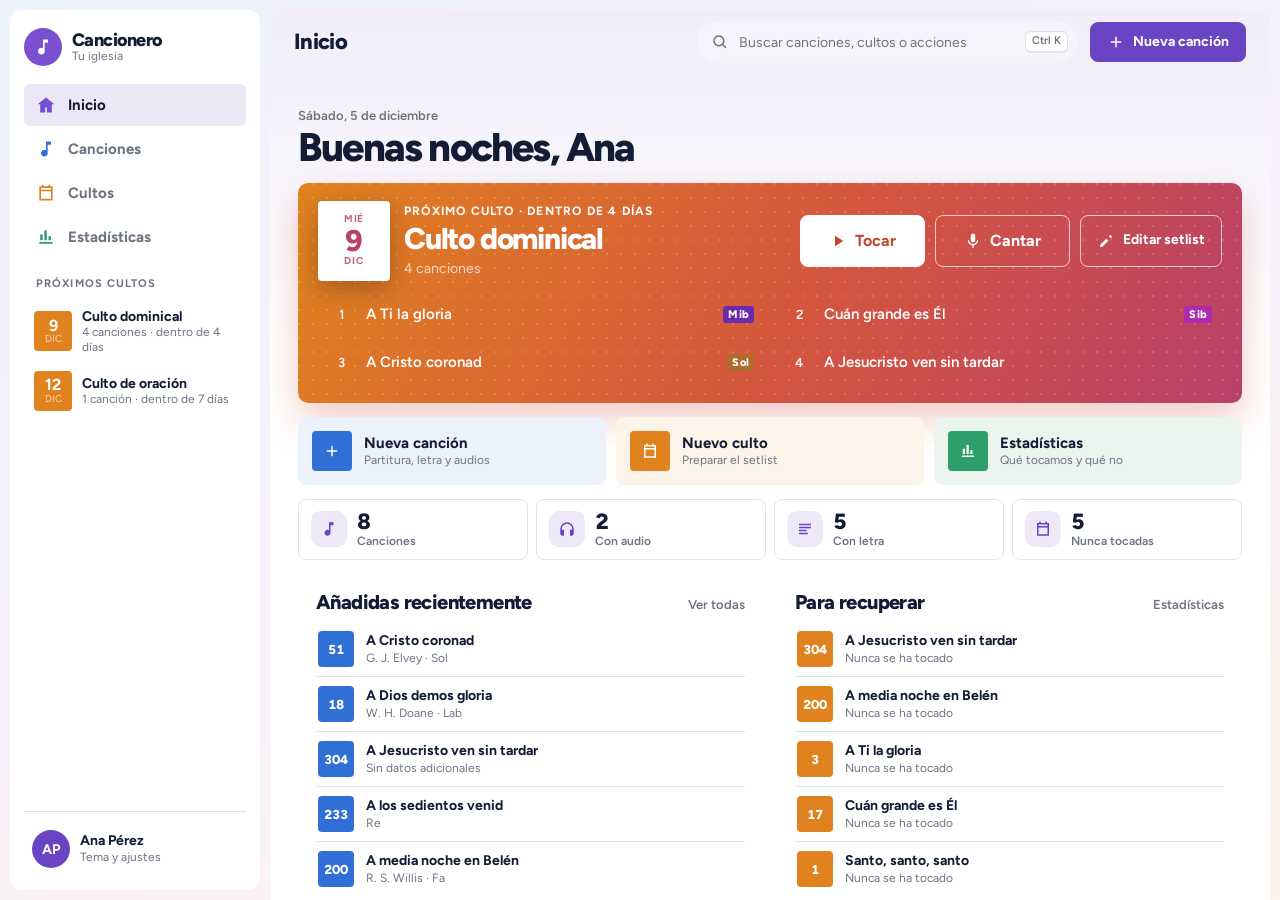
<file: banco-pruebas/index.html>
<!doctype html>
<html lang="es">
<head>
<meta charset="utf-8">
<meta name="viewport" content="width=device-width, initial-scale=1">
<title>Banco de pruebas · Cancionero</title>
<link rel="stylesheet" href="../pieb-cancionero/assets/cancionero.css?v=130">
<style>body { margin: 0; font-family: sans-serif; background: #f8f5f0; }</style>
</head>
<body>
<div id="pieb-cancionero" class="pcan is-app" data-pcan-theme="claro"></div>
<script>
// Datos simulados: imitan las respuestas de /wp-json/pieb/v1/.
(function () {
  var params = new URLSearchParams(location.search);
  var tema = params.get('tema') || 'colores';
  // ?idioma=en_US prueba otro idioma (con su diccionario de banco-pruebas/i18n/); ?notacion=americana|latina fuerza la notación.
  // Sin parámetros se usa lo elegido en el menú (el banco lo recuerda en esta pestaña, como WordPress en la cuenta).
  var prefs = {};
  try { prefs = JSON.parse(sessionStorage.getItem('banco-prefs') || '{}') || {}; } catch (e) { prefs = {}; }
  var pedido = params.get('idioma') || prefs.idioma || '';
  var idiomaElegido = /^[a-z]{2,3}(_[A-Z]{2})?$/.test(pedido) ? pedido : '';
  var locale = idiomaElegido || 'es_ES';
  var notacionPedida = params.get('notacion') || prefs.notacion || '';
  var notacionElegida = ['latina', 'americana'].indexOf(notacionPedida) !== -1 ? notacionPedida : '';
  if (idiomaElegido && idiomaElegido.indexOf('es') !== 0) {
    document.write('<script src="i18n/' + idiomaElegido + '.js"><\/script>');
  }
  document.getElementById('pieb-cancionero').setAttribute('data-pcan-theme', tema);
  // ?rol=equipo simula a un usuario normal (ni gestiona ni prepara la escaleta); ?rol=escaleta, a un responsable de escaleta
  // (sin gestionar); sin parámetro, a un administrador del cancionero (todo).
  var rol = params.get('rol') || '';
  var puedeGestionar = rol !== 'equipo' && rol !== 'escaleta';
  var puedeEscaleta = rol !== 'equipo';
  // Iglesias: por defecto una sola, como una instalación normal. ?iglesias=2 simula dos (el usuario es admin de la primera y, como
  // administrador central, ve la segunda como ajena). La activa y las iglesias creadas desde Ajustes se recuerdan en esta pestaña
  // (sessionStorage) para que sobrevivan al location.reload() que hace la interfaz.
  var iglesiasBanco = [{ id: 1, nombre: 'Tu iglesia', rol: 'admin' }];
  var iglesiaActiva = 1;
  if (params.get('iglesias') === '2') {
    iglesiasBanco = [{ id: 1, nombre: 'Iglesia del Centro', rol: 'admin' }, { id: 2, nombre: 'Iglesia del Norte', rol: '', ajena: true }];
  }
  // Lo guardado manda (también con ?iglesias=2: la interfaz recarga la página con la misma dirección al cambiar de iglesia).
  try { var guardadasIg = JSON.parse(sessionStorage.getItem('banco-iglesias') || 'null'); if (guardadasIg && guardadasIg.length >= iglesiasBanco.length) { iglesiasBanco = guardadasIg; } } catch (e) {}
  try { var activaIg = +sessionStorage.getItem('banco-iglesia'); if (activaIg && iglesiasBanco.some(function (i) { return i.id === activaIg; })) { iglesiaActiva = activaIg; } } catch (e) {}
  // La iglesia 1 es la de por defecto (no se puede archivar ni borrar).
  iglesiasBanco.forEach(function (i) { i.defecto = i.id === 1; });
  // Iglesias archivadas (solo las ve la administración central). Con ?iglesias=2 parten dos de ejemplo: una vacía (se puede eliminar del todo)
  // y otra con contenido (la retiene). Se recuerdan en esta pestaña igual que las demás.
  var archivadasBanco = params.get('iglesias') === '2' ? [
    { id: 3, nombre: 'Iglesia del Sur', cultos: 0, etiquetas: 0, audios: 0, datos: 0, vacia: true },
    { id: 4, nombre: 'Misión del Este', cultos: 2, etiquetas: 1, audios: 0, datos: 3, vacia: false }
  ] : [];
  try { var guardadasArch = JSON.parse(sessionStorage.getItem('banco-archivadas') || 'null'); if (guardadasArch) { archivadasBanco = guardadasArch; } } catch (e) {}
  function guardarIglesiasBanco() { try { sessionStorage.setItem('banco-iglesias', JSON.stringify(iglesiasBanco)); sessionStorage.setItem('banco-archivadas', JSON.stringify(archivadasBanco)); } catch (e) {} }
  // Canciones compartidas: con ?iglesias=2 hay más de una iglesia (`protegida`). Por defecto el usuario es administrador central (todo
  // permitido); con &central=0 es una persona del equipo que no creó la canción «A Cristo coronad» (id 437): parte de lo que tiene
  // es de «Marta» (`mio: false`) y varios datos, el orden y el borrado le están vedados. El resto de canciones son suyas.
  var protegidaBanco = params.get('iglesias') === '2';
  var centralBanco = params.get('central') !== '0';
  // Con &central=0 la persona es administradora de la iglesia 1 y del equipo en las demás (todas suyas, ninguna «ajena»): gestiona
  // solo la 1. Con ?rol=equipo no gestiona en ninguna.
  if (protegidaBanco && !centralBanco) {
    iglesiasBanco = iglesiasBanco.map(function (i) { return Object.assign({}, i, { ajena: false, rol: i.id === 1 ? 'admin' : 'equipo' }); });
    var rolActivo = iglesiasBanco.filter(function (i) { return i.id === iglesiaActiva; })[0].rol;
    puedeGestionar = puedeGestionar && rolActivo === 'admin';
    puedeEscaleta = puedeEscaleta && rolActivo === 'admin';
  }
  function restringidaBanco(c) { return protegidaBanco && !centralBanco && c.id === 437; }
  function datosIglesias() { return Object.assign({ activa: iglesiaActiva, central: centralBanco, iglesias: iglesiasBanco }, centralBanco ? { archivadas: archivadasBanco } : {}); }
  function nombreActiva() { return iglesiasBanco.filter(function (i) { return i.id === iglesiaActiva; })[0].nombre; }
  window.PIEB_CANCIONERO = {
    api: '/api/', nonce: 'x', userId: 1, userName: 'Ana Pérez', userEmail: 'ana@example.com', gestionar: puedeGestionar, escaleta: puedeEscaleta,
    logoutUrl: '#', homeUrl: '#', sitio: 'Tu iglesia', nombre: 'Cancionero', maxUpload: 33554432, maxPartitura: 4194304, maxAudio: 10485760, maxEditable: 10485760, trozo: 1048576, admin: puedeGestionar, version: "1.3.0", tema: tema,
    idioma: locale.replace('_', '-'), idiomas: { es_ES: 'Español', en_US: 'English' }, idiomaElegido: idiomaElegido,
    notacion: notacionElegida || 'latina', notacionElegida: notacionElegida,
    iglesia: { id: iglesiaActiva, nombre: nombreActiva() }, iglesias: iglesiasBanco.slice(), central: centralBanco, multi: params.get('iglesias') === '2' || iglesiasBanco.length > 1,
    temas: idiomaElegido === 'en_US'
      ? { colores: 'Colors', pentagrama: 'Staff', sitio: 'Like the site', pulso: 'Pulse', claro: 'Studio', escenario: 'Stage', papel: 'Score' }
      : { colores: 'Colores', pentagrama: 'Pentagrama', sitio: 'Como la web', pulso: 'Pulso', claro: 'Estudio', escenario: 'Escenario', papel: 'Partitura' }
  };
  var hoy = new Date();
  function iso(d) { return d.toISOString().slice(0, 10); }
  function dias(n) { var d = new Date(hoy); d.setDate(d.getDate() + n); return iso(d); }
  // Tonalidad por partitura (como el servidor): '' = la habitual de la canción; la efectiva es la suya o, si no, la de la canción.
  function claveTono(t) { return String(t || '').trim().toLowerCase(); }
  function efectivaMock(p, c) { return String(p.tonalidad || '').trim() || String(c.tonalidad || '').trim(); }
  function partiturasMock(c) {
    return c.pmock || [{ id: 1, label: 'Himnario', tonalidad: '', archivo: 'partitura.png' }, { id: 2, label: 'Coro', tonalidad: '', archivo: 'coro.png' }];
  }
  // Recalcula `variantes` y `tonalidades` del resumen: las tonalidades efectivas distintas, la habitual primero si alguna partitura está en ella.
  function recalcularMock(c) {
    var ps = c.pmock || [], vistas = {}, lista = [];
    c.variantes = ps.length > 1 ? ps.map(function (p) { return { id: p.id, label: p.label, tonalidad: p.tonalidad || '' }; }) : [];
    ps.forEach(function (p) {
      var t = efectivaMock(p, c), k = claveTono(t);
      if (k && !vistas[k]) { vistas[k] = true; lista.push(t); }
    });
    lista.sort(function (a, b) { return (claveTono(b) === claveTono(c.tonalidad) ? 1 : 0) - (claveTono(a) === claveTono(c.tonalidad) ? 1 : 0); });
    c.tonalidades = lista;
  }
  var canciones = [
    [437, 'A Cristo coronad', '51', 'Sol', 'G. J. Elvey', ['Alabanza'], 'A Cristo coronad, divino Salvador\nsentado en alta majestad\ndigno de loor'],
    [436, 'A Dios demos gloria', '18', 'Lab', 'W. H. Doane', ['Alabanza'], ''],
    [435, 'A Jesucristo ven sin tardar', '304', '', '', ['Invitación'], ''],
    [434, 'A los sedientos venid', '233', 'Re', '', [], ''],
    [433, 'A media noche en Belén', '200', 'Fa', 'R. S. Willis', ['Navidad'], 'A medianoche en Belén\nse oyó un canto celestial'],
    [432, 'A Ti la gloria', '3', 'Mib', 'G. F. Händel', ['Alabanza', 'Pascua'], 'A Ti la gloria, oh nuestro Señor'],
    [440, 'Cuán grande es Él', '17', 'Sib', 'C. Boberg', ['Adoración'], 'Señor mi Dios, al contemplar los cielos'],
    [441, 'Santo, santo, santo', '1', 'Re', 'J. B. Dykes', ['Adoración', 'Trinidad'], 'Santo, santo, santo, Señor omnipotente']
  ].map(function (x, i) {
    // Letra con formato de ejemplo (inventada): sección, estribillo y negrita.
    var letraHtml = x[0] === 440 ? '<h4>Verso 1</h4><p>Canto al sol que se levanta</p><p>sobre el valle y el trigal</p><p></p><h4>Coro</h4><blockquote><p>Luz, luz de la <strong>mañana</strong></p><p>brilla <em>siempre</em> en mi lugar</p></blockquote>' : '';
    // Letra larga (más de una pantalla) para probar el scroll de «Cantar el culto»: versos inventados.
    if (x[0] === 437) { for (var v = 1; v <= 6; v++) { x[6] += '\n\nVerso ' + v + '\nEl río canta bajo el puente viejo\ny el viento peina el campo de cebada\nlas campanas despiertan el camino\ny la aldea se llena de mañana'; } }
    if (letraHtml) { x[6] = 'Verso 1\nCanto al sol que se levanta\nsobre el valle y el trigal\n\nCoro\nLuz, luz de la mañana\nbrilla siempre en mi lugar'; }
    return { letraHtml: letraHtml, id: x[0], titulo: x[1], numero: x[2], tonalidad: x[3], tempo: { 432: '72', 437: '120', 436: '88', 441: '60' }[x[0]] || '', autor: x[4], etiquetas: x[5], letra: x[6], variantes: x[1] === 'A Cristo coronad' ? [{ id: 1, label: 'Himnario' }, { id: 2, label: 'Coro' }] : [], partituras: 1, tonalidades: [],
      youtube: i % 3 === 0 ? 1 : 0, audios: i % 4 === 0 ? 1 : 0, editables: i % 3 === 0 ? (i ? 1 : 2) : 0, creada: dias(-i * 3) + 'T10:00:00Z', modificada: dias(-i) + 'T10:00:00Z' };
  });
  // «A Cristo coronad»: tres partituras, dos en la habitual (Sol) y una en Fa.
  canciones.forEach(function (c) {
    if (c.id === 437) {
      c.pmock = [{ id: 1, label: 'Himnario', tonalidad: '', archivo: 'partitura.png' }, { id: 2, label: 'Coro', tonalidad: '', archivo: 'coro.png' }, { id: 3, label: 'En Fa', tonalidad: 'Fa', archivo: 'a-cristo-en-fa.png' }];
      // Con &central=0 las dos primeras las añadió «Marta».
      if (protegidaBanco && !centralBanco) { c.pmock[0].ajena = 'Marta'; c.pmock[1].ajena = 'Marta'; }
      recalcularMock(c);
    }
    else if (c.tonalidad) { c.tonalidades = [c.tonalidad]; }
  });
  // Fase 4b: etiquetas por iglesia y universales (con ?iglesias=2). Las de la iglesia 1 viven en `c.etiquetas`; las de las demás en
  // `etPropias[iglesia][idCancion]`; las universales en `universalesBanco` y `univDe[idCancion]`. Con una sola iglesia no hay universales.
  var etPropias = {}, universalesBanco = [], univDe = {};
  var COLORES_UNIV = ['#c2407a', '#2f6fd6', '#2e9e6b', '#d4890f'];
  function igualEt(a, b) { return String(a).toLowerCase() === String(b).toLowerCase(); }
  function tieneEt(lista, n) { return lista.some(function (x) { return igualEt(x, n); }); }
  function esUnivBanco(n) { return universalesBanco.some(function (u) { return igualEt(u.nombre, n); }); }
  function propiasEt(c, ig) {
    if (ig === 1 || !protegidaBanco) { return c.etiquetas; }
    var m = etPropias[ig] = etPropias[ig] || {};
    return m[c.id] = m[c.id] || [];
  }
  function ponerPropiasEt(c, ig, lista) {
    if (ig === 1 || !protegidaBanco) { c.etiquetas = lista; } else { (etPropias[ig] = etPropias[ig] || {})[c.id] = lista; }
  }
  /** Lo que ve la iglesia activa: sus etiquetas y las universales de la canción. */
  function etiquetasVistas(c) { return propiasEt(c, igActual).concat(univDe[c.id] || []); }
  /** Convierte en universal la etiqueta de ese nombre, fusionando las de las iglesias (como el servidor). */
  function hacerUniversalBanco(nombre) {
    if (esUnivBanco(nombre)) { return; }
    universalesBanco.push({ nombre: nombre, color: COLORES_UNIV[universalesBanco.length % COLORES_UNIV.length] });
    canciones.forEach(function (c) {
      iglesiasBanco.forEach(function (i) {
        var l = propiasEt(c, i.id);
        if (!tieneEt(l, nombre)) { return; }
        ponerPropiasEt(c, i.id, l.filter(function (e) { return !igualEt(e, nombre); }));
        univDe[c.id] = univDe[c.id] || [];
        if (!tieneEt(univDe[c.id], nombre)) { univDe[c.id].push(nombre); }
      });
    });
  }
  /** La universal vuelve a ser solo de la iglesia activa. */
  function deshacerUniversalBanco(nombre) {
    universalesBanco = universalesBanco.filter(function (u) { return !igualEt(u.nombre, nombre); });
    canciones.forEach(function (c) {
      var u = univDe[c.id] || [];
      if (!tieneEt(u, nombre)) { return; }
      univDe[c.id] = u.filter(function (e) { return !igualEt(e, nombre); });
      var l = propiasEt(c, igActual);
      if (!tieneEt(l, nombre)) { ponerPropiasEt(c, igActual, l.concat([nombre])); }
    });
  }
  if (protegidaBanco) {
    universalesBanco = [{ nombre: 'Navidad', color: COLORES_UNIV[0] }];
    univDe = { 433: ['Navidad'], 440: ['Navidad'] };
    canciones.forEach(function (c) { c.etiquetas = c.etiquetas.filter(function (e) { return e !== 'Navidad'; }); });
    // La iglesia 2 tiene las suyas, alguna con el mismo nombre que las de la 1 («Alabanza», «Pascua»).
    etPropias[2] = { 437: ['Alabanza'], 436: ['Adoración', 'Coro de jóvenes'], 441: ['Trinidad'], 432: ['Pascua'] };
  }
  var cultos = [
    { id: 900, titulo: 'Culto dominical', fecha: dias(4), tipo: 'Culto dominical', notas: 'Predica: pastor', items: [{ cancion: 432, tonalidad: 'Mib', nota: 'Solo estrofas 1 y 3' }, { cancion: 440, tonalidad: '', nota: '' }, { cancion: 437, tonalidad: '', nota: '' }, { cancion: 435, tonalidad: '', nota: '' }], creadoPor: 'Ana', puedeBorrar: true },
    { id: 901, titulo: 'Culto de oración', fecha: dias(7), tipo: 'Culto de oración', notas: '', items: [{ cancion: 441, tonalidad: '', nota: '' }], creadoPor: 'Ana', puedeBorrar: true },
    { id: 902, titulo: 'Culto dominical', fecha: dias(-3), tipo: 'Culto dominical', notas: '', items: [{ cancion: 437, tonalidad: 'Lab', nota: 'Tonalidad antigua escrita a mano' }, { cancion: 436, tonalidad: '', nota: '' }], creadoPor: 'Ana', puedeBorrar: true },
    { id: 903, titulo: 'Culto dominical', fecha: dias(-120), tipo: 'Culto dominical', notas: '', items: [{ cancion: 434, tonalidad: '', nota: '' }], creadoPor: 'Ana', puedeBorrar: true }
  ];
  // Cada culto es de una iglesia, puede ser privado (solo lo ve su autor) y `mio` dice si lo creó quien pregunta.
  cultos.forEach(function (c) { c.iglesia = 1; c.privado = false; c.mio = true; });
  if (params.get('iglesias') === '2') {
    cultos[1].iglesia = 2; cultos[3].iglesia = 2;
    cultos.push({ id: 904, titulo: 'Ensayo privado', fecha: dias(2), tipo: 'Ensayo', notas: 'Borrador del setlist', items: [{ cancion: 432, tonalidad: '', nota: '' }, { cancion: 441, tonalidad: '', nota: '' }], creadoPor: 'Ana', puedeBorrar: true, iglesia: 1, privado: true, mio: true });
    cultos.push({ id: 905, titulo: 'Culto privado de otra persona', fecha: dias(5), tipo: 'Culto especial', notas: '', items: [{ cancion: 436, tonalidad: '', nota: '' }], creadoPor: 'Sara', puedeBorrar: false, iglesia: 1, privado: true, mio: false });
    cultos.push({ id: 906, titulo: 'Culto del norte', fecha: dias(6), tipo: 'Culto dominical', notas: '', items: [{ cancion: 437, tonalidad: '', nota: '' }], creadoPor: 'Luis', puedeBorrar: false, iglesia: 2, privado: false, mio: false });
  }
  // Papelera de cultos (fase 5c): cada culto borrado guarda quién y cuándo. Se ve el de la iglesia activa si es privado y mío, o si no es
  // privado y quien pregunta gestiona la iglesia (el central NO ve los privados ajenos).
  function haceDias(n) { return new Date(Date.now() - n * 86400000).toISOString(); }
  var cultosPapelera = [
    { id: 920, titulo: 'Culto de Navidad', fecha: dias(-100), tipo: 'Culto especial', items: [{ cancion: 432 }, { cancion: 440 }, { cancion: 437 }], iglesia: 1, privado: false, mio: false, borradoEl: haceDias(3), borradoPor: 'Luis' },
    { id: 921, titulo: 'Ensayo de prueba', fecha: dias(-20), tipo: 'Ensayo', items: [{ cancion: 441 }], iglesia: 1, privado: true, mio: true, borradoEl: haceDias(20), borradoPor: 'Ana' },
    { id: 922, titulo: 'Borrador privado de otra persona', fecha: dias(-9), tipo: 'Ensayo', items: [], iglesia: 1, privado: true, mio: false, borradoEl: haceDias(2), borradoPor: 'Sara' },
    { id: 923, titulo: 'Culto del norte antiguo', fecha: dias(-60), tipo: 'Culto dominical', items: [{ cancion: 437 }, { cancion: 436 }], iglesia: 2, privado: false, mio: false, borradoEl: haceDias(8), borradoPor: '' }
  ];
  var PAPELERA_DIAS = 30;
  function papeleraVisible(c, opts) { return c.iglesia === iglesiaDePeticion(opts) && (c.privado ? c.mio : puedeGestionar); }
  function papeleraFila(c) {
    var pasados = Math.floor((Date.now() - new Date(c.borradoEl).getTime()) / 86400000);
    return { id: c.id, titulo: c.titulo, fecha: c.fecha, tipo: c.tipo, canciones: (c.items || []).length, privado: c.privado, mio: c.mio,
      borradoEl: c.borradoEl, borradoPor: c.borradoPor, caduca: PAPELERA_DIAS ? new Date(new Date(c.borradoEl).getTime() + PAPELERA_DIAS * 86400000).toISOString() : '',
      diasRestantes: PAPELERA_DIAS ? Math.max(0, PAPELERA_DIAS - pasados) : null };
  }
  // Lo que ve quien pregunta: los de la iglesia activa (la cabecera X-PCAN-Iglesia o la guardada) que no sean privados de otra persona.
  function iglesiaDePeticion(opts) {
    var cab = opts && opts.headers && opts.headers['X-PCAN-Iglesia'];
    return cab ? +cab : iglesiaActiva;
  }
  function cultoVisible(c, opts) { return c && c.iglesia === iglesiaDePeticion(opts) && (!c.privado || c.mio); }
  // Fase 4a: tonalidad habitual, partitura principal y notas son de cada iglesia (en memoria). `canciones[].tonalidad` guarda la ORIGINAL.
  // Con ?iglesias=2 la iglesia 2 parte con «A Cristo coronad» en Fa; las demás, con la original. `igActual` es la iglesia de la petición en curso.
  var datosIgBanco = {}, igActual = iglesiaActiva;
  function dIg(ig, id) { var a = datosIgBanco[ig] = datosIgBanco[ig] || {}; return a[id] = a[id] || { tonalidad: '', principal: 0, notas: null }; }
  if (protegidaBanco) { dIg(2, 437).tonalidad = 'Fa'; }
  function habitualDe(c) { return dIg(igActual, c.id).tonalidad || c.tonalidad; }
  function nombreIglesiaId(id) { var f = iglesiasBanco.filter(function (i) { return i.id === id; })[0]; return f ? f.nombre : iglesiasBanco[0].nombre; }
  // Audios de «A Cristo coronad» con varias iglesias: uno de cada iglesia (cada una ve el suyo y los universales). El resto de canciones, como siempre.
  var audios437 = [
    { id: 2, nombre: 'Ensayo voces', descripcion: 'Jueves', url: '#', archivo: 'ensayo.mp3', duracion: '3:12', iglesia: 1, universal: false },
    { id: 5, nombre: 'Ensayo del Norte', descripcion: 'Sábado', url: '#', archivo: 'ensayo-norte.mp3', duracion: '2:48', iglesia: 2, universal: false }
  ];
  function audiosVisibles(c) {
    if (c.id === 437 && protegidaBanco) { return audios437.filter(function (a) { return a.universal || a.iglesia === igActual; }); }
    return c.audios ? [{ id: 2, nombre: 'Ensayo voces', descripcion: 'Jueves', url: '#', archivo: 'ensayo.mp3', duracion: '3:12', iglesia: 1, universal: false }] : [];
  }
  function c437audio(c, id) { return c.id === 437 && protegidaBanco ? audios437.filter(function (a) { return a.id === id; })[0] : null; }
  // Resumen de la canción para la iglesia activa: `tonalidad` = la habitual (con las disponibles, la habitual primero) y `tonalidadOriginal`.
  function resumenCancion(c) {
    var hab = habitualDe(c);
    var tonos = (c.tonalidades || []).slice().sort(function (a, b) { return (claveTono(b) === claveTono(hab) ? 1 : 0) - (claveTono(a) === claveTono(hab) ? 1 : 0); });
    var r = Object.assign({}, c, { tonalidadOriginal: c.tonalidad, tonalidad: hab, tonalidades: tonos });
    r.etiquetas = etiquetasVistas(c); r.etiquetasUniversales = (univDe[c.id] || []).slice();
    if (c.id === 437 && protegidaBanco) { r.audios = audiosVisibles(c).length; }
    return r;
  }
  function detalleCancion(c) {
    // `mio` y `autorNombre` de cada elemento y `permisos` de la canción, como el servidor. Con una sola iglesia, todo es mío y todo se puede.
    var ajena = restringidaBanco(c);
    function autoria(x, nombre) { return Object.assign(x, ajena ? { mio: false, autorNombre: nombre } : { mio: true, autorNombre: 'Ana' }); }
    var d = dIg(igActual, c.id);
    var partis = partiturasMock(c).map(function (p) {
      var x = { id: p.id, label: p.label, tonalidad: p.tonalidad || '', url: 'partitura.png', tipo: 'imagen', archivo: p.archivo, miniatura: '' };
      return p.ajena ? Object.assign(x, { mio: false, autorNombre: p.ajena }) : Object.assign(x, { mio: true, autorNombre: 'Ana' });
    });
    // La partitura principal de la iglesia va la primera; sin elegir, el orden por defecto.
    var princ = partis.filter(function (p) { return p.id === d.principal; })[0];
    if (princ) { partis.splice(partis.indexOf(princ), 1); partis.unshift(princ); }
    return Object.assign({}, resumenCancion(c), {
      notas: d.notas !== null ? d.notas : (c.id === 432 && igActual === 1 ? 'Empezar suave, coro entra en la segunda estrofa.' : ''),
      partituras: partis,
      audios: audiosVisibles(c).map(function (a) {
        var x = autoria({ id: a.id, nombre: a.nombre, descripcion: a.descripcion, url: a.url, archivo: a.archivo, duracion: a.duracion }, 'Luis');
        return Object.assign(x, { universal: !!a.universal, iglesiaNombre: nombreIglesiaId(a.iglesia) });
      }),
      iglesiaDatos: { tonalidad: d.tonalidad, principal: d.principal, puedeEditar: !protegidaBanco || centralBanco },
      puedeUniversal: protegidaBanco && centralBanco,
      editables: c.editables ? [{ id: 3, descripcion: 'Arreglo coro', url: '#', archivo: 'a-cristo-coronad.mscz', tamano: 48213 }, { id: 4, descripcion: '', url: '#', archivo: 'a-cristo-coronad.musicxml', tamano: 151022 }].slice(0, c.editables).map(function (e, k) {
        // El primer archivo editable de la canción restringida es ajeno, con nombre; el otro es mío.
        return k === 0 ? autoria(e, 'Marta') : Object.assign(e, { mio: true, autorNombre: 'Ana' });
      }) : [],
      // El enlace de YouTube ajeno viene sin nombre (prueba «Añadido por otra persona»).
      youtube: c.youtube ? [autoria({ url: 'https://youtu.be/dQw4w9WgXcQ', label: 'Coro', videoId: 'dQw4w9WgXcQ' }, '')] : [],
      subidaPor: 'Ana', protegida: protegidaBanco,
      permisos: ajena
        ? { campos: { titulo: false, numero: false, autor: true, tonalidad: false, tempo: true, letra: false }, ordenar: false, borrar: false }
        : { campos: { titulo: true, numero: true, autor: true, tonalidad: true, tempo: true, letra: true }, ordenar: true, borrar: true },
      puedeBorrar: !ajena
    });
  }
  // POST cultos y cultos/ID: guarda los campos que llegan; la escaleta se conserva si no llega (y solo cambia si llega, también null).
  function guardarCultoMock(c, cuerpo) {
    ['titulo', 'fecha', 'tipo', 'notas', 'items'].forEach(function (k) { if (cuerpo[k] !== undefined) { c[k] = cuerpo[k]; } });
    // Solo su autor cambia la privacidad.
    if (cuerpo.privado !== undefined && c.mio) { c.privado = !!cuerpo.privado; }
    // Como el servidor: la escaleta de quien no puede prepararla se ignora (se conserva la que hubiera).
    if (cuerpo.escaleta !== undefined && puedeEscaleta) {
      c.escaleta = cuerpo.escaleta;
      if (cuerpo.escaleta) { ultimaEscaleta = c.id; }   // como el servidor: la base de un culto nuevo es la última escaleta guardada
    }
  }
  var ultimaEscaleta = 900;
  // Como el servidor: las partituras de un item son solo las de su tonalidad (la del item o, si está vacía, la habitual), con la elegida
  // la primera; si ninguna coincide (tonalidad antigua escrita a mano) o la elegida es de otra tonalidad, llegan todas.
  function partiturasDeItemMock(it, s) {
    var todas = detalleCancion(s).partituras, k = claveTono(it.tonalidad || habitualDe(s));
    var mias = todas.filter(function (p) { return claveTono(efectivaMock(p, s)) === k; });
    var elegida = it.partitura ? todas.filter(function (p) { return p.id === it.partitura; })[0] : null;
    if (!mias.length || (elegida && mias.indexOf(elegida) === -1)) { return todas; }
    if (elegida) { mias.splice(mias.indexOf(elegida), 1); mias.unshift(elegida); }
    return mias;
  }
  function detalleCulto(c) {
    return Object.assign({}, c, { escaleta: c.escaleta || null, items: c.items.map(function (it) {
      var s = canciones.filter(function (x) { return x.id === it.cancion; })[0];
      return Object.assign({}, it, { datos: { titulo: s.titulo, numero: s.numero, tonalidad: habitualDe(s), tonalidadOriginal: s.tonalidad, tempo: s.tempo, autor: s.autor, letra: s.letra, letraHtml: s.letraHtml, partituras: partiturasDeItemMock(it, s), tonalidades: resumenCancion(s).tonalidades, youtube: s.youtube ? [{ videoId: 'dQw4w9WgXcQ', label: 'Coro' }] : [] } });
    }) });
  }
  // Ajustes y equipo: la lista guardada vive aquí para que guardar y enviar la bienvenida se noten al volver a abrir.
  var ahoraS = function () { return Math.floor(Date.now() / 1000); };
  // Escaleta del culto: plantilla genérica (la misma que da el servidor mientras nadie guarde una escaleta en un culto).
  function escaletaGenerica() {
    function c(id, tipo, etiqueta, defecto, pequeno, modo) {
      return { id: id, tipo: tipo, etiqueta: etiqueta || '', defecto: defecto === undefined ? (tipo === 'cancion' || tipo === 'canciones' ? 'ninguna' : '') : defecto, pequeno: !!pequeno, modo: !!modo };
    }
    function s(id, titulo, campos, opcional) { return { id: id, titulo: titulo, nota: '', opcional: !!opcional, campos: campos }; }
    return {
      titulo: 'ORDEN DE CULTO', central: '', logo: null, cabecera: null, version: 3,
      secciones: [
        s('preludio', 'PRELUDIO', [c('cancion', 'canciones', '', 'primera', false, true)]),
        s('lectura-oracion', 'LECTURA Y ORACIÓN', [c('presidencia', 'texto', 'Presidencia'), c('lectura', 'texto', 'Lectura')]),
        s('bienvenida', 'BIENVENIDA', [c('bienvenida', 'texto', '', 'Bienvenida a todos y a quienes nos visitan')]),
        s('comunidad', 'VIDA DE COMUNIDAD', [c('comunidad', 'textoLargo')]),
        s('alabanza', 'CANTOS DE ALABANZA', [c('canciones', 'canciones', '', 'ninguna')]),
        s('ofrenda', 'OFRENDA', [c('musica', 'canciones','Música instrumental', 'siguiente'), c('responsables', 'texto', 'Responsables'), c('nota', 'texto', '', '', true)]),
        s('ninos', 'NIÑOS', [c('ninos', 'texto', '', 'Los niños pasan a sus clases')]),
        s('predicacion', 'PREDICACIÓN', [c('lectura-biblica', 'texto', 'Lectura'), c('titulo', 'texto', 'Título'), c('predicacion', 'texto', 'Predicación')]),
        s('respuesta', 'POST-SERMÓN', [c('cancion', 'cancion', '', 'ninguna', false, true), c('respuesta', 'textoLargo')], true),
        s('santa-cena', 'SANTA CENA', [c('responsables', 'texto', 'Responsables'), c('musica', 'canciones', 'Música', 'ninguna', false, true)], true),
        s('despedida', 'DESPEDIDA', [c('despedida', 'textoLargo')]),
        s('doxologia', 'DOXOLOGÍA', [c('doxologia', 'texto')]),
        s('postludio', 'POSTLUDIO', [c('postludio', 'canciones', '', 'restantes')])
      ]
    };
  }
  // Escaleta de ejemplo del primer culto (valores inventados): su fila de títulos, sus secciones y los valores; lo que queda en null
  // sigue al defecto. Los demás cultos no tienen (escaleta: null) y parten de la última escaleta guardada (GET escaleta).
  (function () {
    var e = escaletaGenerica();
    e.central = 'LECTURAS EN RVR1960';
    delete e.logo; delete e.cabecera;
    // Simula una escaleta guardada ANTES de la versión 2: sin «version», sin «opcional» ni «modo» y sin las secciones Respuesta y Santa Cena
    // de la genérica (la interfaz las añade al abrirla; su «Santa Cena» propia de abajo, con el mismo id, se respeta).
    delete e.version;
    e.secciones[0].campos[0].tipo = 'cancion';   // el Preludio de entonces era de una sola canción (la interfaz lo pasa a lista al abrirla)
    e.secciones = e.secciones.filter(function (s) { return s.id !== 'respuesta' && s.id !== 'santa-cena'; });
    e.secciones.forEach(function (s) { delete s.opcional; s.oculta = false; s.extra = false; s.campos.forEach(function (c) { delete c.modo; c.valor = null; }); });
    function pon(sec, campo, valor) {
      e.secciones.filter(function (s) { return s.id === sec; })[0].campos.filter(function (c) { return c.id === campo; })[0].valor = valor;
    }
    pon('preludio', 'cancion', { cancion: 432, nombre: 'A Ti la gloria' });
    pon('lectura-oracion', 'presidencia', 'Marta Ruiz');
    pon('lectura-oracion', 'lectura', 'Salmo 23');
    pon('comunidad', 'comunidad', '**Reunión de jóvenes** el sábado a las 18:00\nComida compartida el domingo 25 (*cada uno trae un plato*)\n\n__Cumpleaños del mes__ y ***novedades***:\n- Ana, Luis y **Sara**\n- Visita a los enfermos\n1. Oración el martes\n2. Ensayo el jueves');
    pon('alabanza', 'canciones', [{ cancion: 440, nombre: 'Cuán grande es Él' }]);
    pon('ofrenda', 'responsables', 'Pablo (fila 1), Elena (fila 2)');
    pon('ofrenda', 'nota', 'Se ora por las ofrendas desde el centro');
    pon('predicacion', 'lectura-biblica', 'Mateo 5:1-12');
    pon('predicacion', 'titulo', '«Bienaventurados»');
    pon('predicacion', 'predicacion', 'Pastor invitado');
    pon('despedida', 'despedida', '*Recordar la reunión del jueves');
    pon('doxologia', 'doxologia', 'Romanos 11:36');
    e.secciones.splice(8, 0, { id: 'santa-cena', titulo: 'Santa Cena', nota: '(Al terminar la predicación)', oculta: false, extra: false,
      campos: [{ id: 'texto', tipo: 'textoLargo', etiqueta: '', defecto: '', pequeno: false, valor: 'Se sirve en los bancos' }] });
    cultos[0].escaleta = e;
    cultos[1].escaleta = null;
  })();
  var iconoMock = '../docs/imagenes/logo/icono.png';
  // GET escaleta: la base de un culto nuevo, como el servidor: la estructura (sin valores) y la fila de títulos de la última escaleta
  // guardada en un culto, con el logo y la cabecera de la instalación y `desde` (el culto de origen); si no hay ninguna, la genérica.
  function baseEscaleta() {
    var base = escaletaGenerica();
    base.desde = null;
    base.logo = ajustesMock.escaleta.logo;
    base.cabecera = ajustesMock.escaleta.cabecera;
    var origen = cultos.filter(function (c) { return c.id === ultimaEscaleta && c.escaleta; })[0] || cultos.filter(function (c) { return c.escaleta; })[0];
    if (origen) {
      var e = origen.escaleta;
      base.titulo = e.titulo || base.titulo;
      base.central = e.central || '';
      base.secciones = e.secciones.map(function (s) {
        return { id: s.id, titulo: s.titulo, nota: s.nota, opcional: !!s.opcional, campos: s.campos.map(function (c) {
          return { id: c.id, tipo: c.tipo, etiqueta: c.etiqueta, defecto: c.defecto, pequeno: c.pequeno, modo: !!c.modo };
        }) };
      });
      base.version = e.version || 0;
      base.desde = { id: origen.id, titulo: origen.titulo };
    }
    return base;
  }
  var ajustesMock = {
    // En Ajustes la escaleta solo tiene la identidad de la iglesia: el logo y la imagen de cabecera ({id, url} o null).
    escaleta: { logo: null, cabecera: null },
    nombre: 'Cancionero', subtitulo: 'Tu iglesia', version: '1.5.5', administradores: ['ana@example.com'], responsablesEscaleta: ['sara@example.com'], papeleraDias: 30, temaDefecto: 'claro',
    googleClientId: '', dominio: '', origen: location.origin, bienvenidaAuto: true, bienvenidaTexto: 'Encontrarás el cancionero en el menú «Música» de nuestra web.', pagina: '',
    avisoBorrado: true, correoAdmin: 'webmaster@example.com',
    emails: ['ana@example.com', 'luis@example.com', 'marta@example.com', 'pablo@example.com', 'sara@example.com', 'falla@example.com', 'admin@example.com'],
    miembros: [
      { email: 'ana@example.com', nombre: 'Ana Pérez', haEntrado: true, enLista: true, esGestor: true, esAdmin: false, puedeBienvenida: true, bienvenida: ahoraS() - 40 * 86400 },
      { email: 'luis@example.com', nombre: 'Luis Gómez', haEntrado: true, enLista: true, esGestor: false, esEscaleta: false, esAdmin: false, puedeBienvenida: true, bienvenida: 0 },
      { email: 'marta@example.com', nombre: 'Marta Ruiz', haEntrado: false, enLista: true, esGestor: false, esEscaleta: false, esAdmin: false, puedeBienvenida: true, bienvenida: ahoraS() - 5 * 86400 },
      { email: 'pablo@example.com', nombre: '', haEntrado: false, enLista: true, esGestor: false, esEscaleta: false, esAdmin: false, puedeBienvenida: true, bienvenida: 0 },
      { email: 'sara@example.com', nombre: 'Sara Díaz', haEntrado: false, enLista: true, esGestor: false, esEscaleta: true, esAdmin: false, puedeBienvenida: true, bienvenida: 0 },
      { email: 'falla@example.com', nombre: '', haEntrado: false, enLista: true, esGestor: false, esEscaleta: false, esAdmin: false, puedeBienvenida: true, bienvenida: 0 },
      { email: 'admin@example.com', nombre: 'Administración', haEntrado: true, enLista: true, esGestor: true, esAdmin: true, puedeBienvenida: false, bienvenida: 0 },
      { email: 'antiguo@example.com', nombre: 'Voluntario antiguo', haEntrado: true, enLista: false, esGestor: false, esEscaleta: false, esAdmin: false, puedeBienvenida: false, bienvenida: 0 }
    ]
  };
  // Con varias iglesias cada una tiene su equipo (correos, administradores, responsables de escaleta, dominio y miembros).
  // ajustesMock guarda el de la iglesia activa; aquí se guardan todos y se intercambian al cambiar de iglesia.
  // También van por iglesia (fase 5b): la escaleta (logo y cabecera), la bienvenida (casilla y texto) y los fondos de las letras.
  var CAMPOS_EQUIPO = ['emails', 'administradores', 'responsablesEscaleta', 'dominio', 'miembros', 'escaleta', 'bienvenidaAuto', 'bienvenidaTexto'];
  var fondosPorIglesia = {};
  var equiposBanco = {};
  function miembroBanco(email, nombre, o) { return Object.assign({ email: email, nombre: nombre, haEntrado: false, enLista: true, esGestor: false, esEscaleta: false, esAdmin: false, puedeBienvenida: true, bienvenida: 0 }, o || {}); }
  var equipoActual = 1;
  function cargarEquipoBanco() {
    if (!protegidaBanco || equipoActual === igActual) { return; }
    equiposBanco[equipoActual] = {};
    CAMPOS_EQUIPO.forEach(function (k) { equiposBanco[equipoActual][k] = ajustesMock[k]; });
    fondosPorIglesia[equipoActual] = fondosMock;
    // Una iglesia que aún no se ha visto parte con un solo fondo (el primero) y sin imágenes de escaleta.
    fondosMock = fondosPorIglesia[igActual] || fondosMock.slice(0, 1);
    var e = equiposBanco[igActual];
    if (!e) {
      // Equipo de una iglesia que aún no se ha visto: Luis está también en la primera; el resto es distinto.
      e = { emails: ['luis@example.com', 'carmen@example.com', 'david@example.com', 'elisa@example.com'], administradores: ['carmen@example.com'], responsablesEscaleta: ['david@example.com'], dominio: 'norte.example.org',
        miembros: [miembroBanco('carmen@example.com', 'Carmen Soto', { haEntrado: true, esGestor: true }), miembroBanco('david@example.com', 'David Ibáñez', { esEscaleta: true }),
          miembroBanco('elisa@example.com', '', {}), miembroBanco('luis@example.com', 'Luis Gómez', { haEntrado: true })],
        escaleta: { logo: null, cabecera: null }, bienvenidaAuto: false, bienvenidaTexto: 'Aquí tienes el cancionero de la iglesia del Norte.' };
    }
    CAMPOS_EQUIPO.forEach(function (k) { ajustesMock[k] = e[k]; });
    equipoActual = igActual;
  }
  function guardarEquipoBanco() { equiposBanco[equipoActual] = {}; CAMPOS_EQUIPO.forEach(function (k) { equiposBanco[equipoActual][k] = ajustesMock[k]; }); }
  function minusculas(emails) { return (emails || []).map(function (e) { return String(e).toLowerCase(); }); }
  // Cuentas que tienen un rol propio (administrador de la web, o con el rol del equipo pero fuera de la lista): quitarlas de la lista no las borra.
  var conRolMock = ['admin@example.com', 'antiguo@example.com'];
  // POST ajustes: guarda lo que llega (todo es opcional, como en el servidor) y devuelve los ajustes completos, con los
  // miembros recalculados a partir de `emails` y `administradores`, y los correos nuevos que deben recibir ya la bienvenida automática.
  function guardarAjustesMock(cuerpo) {
    // Como el servidor: con varias iglesias, quien no es central solo guarda lo de su iglesia (equipo con dominio, bienvenida y escaleta); lo demás se ignora.
    if (protegidaBanco && !centralBanco) { cuerpo = { emails: cuerpo.emails, administradores: cuerpo.administradores, responsablesEscaleta: cuerpo.responsablesEscaleta, dominio: cuerpo.dominio,
      bienvenidaAuto: cuerpo.bienvenidaAuto, bienvenidaTexto: cuerpo.bienvenidaTexto, escaleta: cuerpo.escaleta }; }
    ['nombre', 'subtitulo', 'papeleraDias', 'temaDefecto', 'googleClientId', 'dominio', 'bienvenidaAuto', 'bienvenidaTexto', 'avisoBorrado', 'pagina']
      .forEach(function (k) { if (cuerpo[k] !== undefined) { ajustesMock[k] = cuerpo[k]; } });
    // Escaleta: solo el logo y la cabecera ({id} o null; a las imágenes se les pone dirección). El resto no se toca (el servidor lo conserva).
    if (cuerpo.escaleta && typeof cuerpo.escaleta === 'object') {
      ['logo', 'cabecera'].forEach(function (k) {
        if (k in cuerpo.escaleta) { ajustesMock.escaleta[k] = cuerpo.escaleta[k] && cuerpo.escaleta[k].id ? { id: cuerpo.escaleta[k].id, url: iconoMock } : null; }
      });
    }
    var pendientes = [];
    if (cuerpo.emails !== undefined || cuerpo.administradores !== undefined || cuerpo.responsablesEscaleta !== undefined) {
      var antes = minusculas(ajustesMock.emails);
      var admins = cuerpo.administradores !== undefined ? minusculas(cuerpo.administradores) : minusculas(ajustesMock.administradores);
      var resp = cuerpo.responsablesEscaleta !== undefined ? minusculas(cuerpo.responsablesEscaleta) : minusculas(ajustesMock.responsablesEscaleta);
      var emails = cuerpo.emails !== undefined ? minusculas(cuerpo.emails) : antes.slice();
      // Un administrador siempre tiene acceso: se añade también a la lista.
      admins.concat(resp).forEach(function (e) { if (emails.indexOf(e) === -1) { emails.push(e); } });
      // Como el servidor: no se envía a quien ya la recibió, ya ha entrado alguna vez o es una cuenta de administración.
      pendientes = emails.filter(function (e) {
        var mb = ajustesMock.miembros.filter(function (x) { return x.email === e; })[0];
        return antes.indexOf(e) === -1 && !(mb && (mb.bienvenida || mb.haEntrado || mb.esAdmin));
      });
      emails.forEach(function (e) {
        if (!ajustesMock.miembros.some(function (mb) { return mb.email === e; })) {
          ajustesMock.miembros.push({ email: e, nombre: '', haEntrado: false, enLista: true, esGestor: false, esEscaleta: false, esAdmin: false, puedeBienvenida: true, bienvenida: 0 });
        }
      });
      ajustesMock.miembros.forEach(function (mb) {
        mb.enLista = emails.indexOf(mb.email) !== -1;
        mb.esGestor = admins.indexOf(mb.email) !== -1 || mb.esAdmin;
        mb.esEscaleta = resp.indexOf(mb.email) !== -1;
        mb.puedeBienvenida = !mb.esAdmin && mb.enLista;
      });
      ajustesMock.miembros = ajustesMock.miembros
        .filter(function (mb) { return mb.enLista || conRolMock.indexOf(mb.email) !== -1; })
        .sort(function (x, y) { return x.email < y.email ? -1 : 1; });
      ajustesMock.emails = emails;
      ajustesMock.administradores = admins;
      ajustesMock.responsablesEscaleta = resp;
    }
    guardarEquipoBanco();
    return Object.assign(datosAjustes(), { bienvenidaPendiente: ajustesMock.bienvenidaAuto ? pendientes : [] });
  }
  // GET ajustes: los de la iglesia activa, con si quien mira es central y de qué iglesia es el equipo.
  function datosAjustes() { return Object.assign({}, ajustesMock, { central: centralBanco, iglesia: { id: iglesiaActiva, nombre: nombreActiva() } }); }
  // POST bienvenida: todos «enviados» salvo los que contienen «falla», que van a «fallidos»; una prueba va solo a Ana.
  function bienvenidaMock(cuerpo) {
    if (cuerpo.prueba) { return { enviados: ['ana@example.com'] }; }
    var r = { enviados: [], fallidos: [], omitidos: [], momento: ahoraS() };
    (cuerpo.emails || []).forEach(function (e) {
      if (/falla/i.test(e)) { r.fallidos.push({ email: e, motivo: 'el servidor de correo lo rechazó' }); return; }
      r.enviados.push(e);
      ajustesMock.miembros.forEach(function (mb) { if (mb.email === String(e).toLowerCase()) { mb.bienvenida = r.momento; } });
    });
    return r;
  }
  // Accesos (GET accesos): personas con sus inicios de sesión y días de uso, generados a partir de hoy para que siempre haya datos.
  // ?accesos=vacio prueba el estado sin registro; ?accesos=error hace fallar la primera petición (para probar «Reintentar»).
  function dia(d) { return d.getFullYear() + '-' + String(d.getMonth() + 1).padStart(2, '0') + '-' + String(d.getDate()).padStart(2, '0'); }
  var accesosFallos = params.get('accesos') === 'error' ? 1 : 0;
  function accesosMock() {
    if (params.get('accesos') === 'vacio') { return { desde: 0, ahora: ahoraS(), hoy: dia(hoy), personas: [] }; }
    var semilla = 7;
    function azar() { semilla = (semilla * 16807) % 2147483647; return semilla / 2147483647; }
    function elegir(lista) { return lista[Math.floor(azar() * lista.length)]; }
    var DESDE = 150; // el registro empezó hace unos 5 meses
    // d: [desde hace N días, hasta hace N días], prob: [domingo, miércoles, otros días], mm / dd: métodos y dispositivos que usa.
    var perfiles = [
      { email: 'ana@example.com', nombre: 'Ana Pérez', enLista: true, esGestor: true, cuenta: true, rango: [150, 0], prob: [0.95, 0.45, 0.12], mm: ['google', 'google', 'enlace'], dd: ['ordenador', 'ordenador', 'movil'] },
      { email: 'luis@example.com', nombre: 'Luis Gómez', enLista: true, rango: [140, 0], prob: [0.85, 0.2, 0.05], mm: ['enlace'], dd: ['movil', 'movil', 'tableta'] },
      { email: 'marta@example.com', nombre: 'Marta Ruiz', enLista: true, rango: [120, 1], prob: [0.6, 0.1, 0.03], mm: ['enlace', 'google'], dd: ['movil'] },
      { email: 'pablo@example.com', nombre: '', enLista: true, rango: [135, 45], prob: [0.7, 0.15, 0.05], mm: ['enlace'], dd: ['tableta', 'movil'] },
      { email: 'elena@example.com', nombre: 'Elena Torres', enLista: true, rango: [26, 0], prob: [1, 0.4, 0.15], mm: ['enlace'], dd: ['tableta'] },
      { email: 'jorge@example.com', nombre: 'Jorge Ramos', enLista: true, rango: [100, 0], prob: [0.3, 0.08, 0.04], mm: ['google'], dd: ['movil', 'ordenador'] },
      { email: 'admin@example.com', nombre: 'Administración', enLista: true, esAdmin: true, esGestor: true, cuenta: true, rango: [150, 0], prob: [0.15, 0.25, 0.1], mm: ['contrasena'], dd: ['ordenador'] },
      { email: 'antiguo@example.com', nombre: 'Voluntario antiguo', enLista: false, rango: [145, 95], prob: [0.5, 0.1, 0.02], mm: ['enlace'], dd: ['movil'] },
      // Entró antes de que existiera el registro: haEntrado, pero sin accesos ni días anotados.
      { email: 'falla@example.com', nombre: '', enLista: true, rango: null, entroAntes: true },
      // Nunca ha entrado.
      { email: 'sara@example.com', nombre: 'Sara Díaz', enLista: true, rango: null }
    ];
    var personas = perfiles.map(function (pf) {
      var accesos = [], dias = [], ultimoUso = null;
      if (pf.rango) {
        for (var n = pf.rango[0]; n >= pf.rango[1]; n--) {
          var f = new Date(hoy); f.setDate(f.getDate() - n);
          var sem = f.getDay(), p = sem === 0 ? pf.prob[0] : sem === 3 ? pf.prob[1] : pf.prob[2];
          if (azar() >= p) { continue; }
          dias.push(dia(f));
          // Con «recordarme» la sesión dura 14 días: solo hay inicio de sesión tras una pausa larga o de vez en cuando.
          if (ultimoUso === null || ultimoUso - n >= 10 || azar() < 0.2) {
            var hora = sem === 0 ? 8 + azar() * 3 : 18 + azar() * 4;
            var t = new Date(f); t.setHours(Math.floor(hora), Math.floor(azar() * 60), 0, 0);
            if (t.getTime() < Date.now()) { accesos.push({ t: Math.floor(t.getTime() / 1000), metodo: elegir(pf.mm), dispositivo: elegir(pf.dd) }); }
          }
          ultimoUso = n;
        }
      }
      accesos.reverse(); dias.reverse(); // el más nuevo primero
      return {
        email: pf.email, nombre: pf.nombre, enLista: pf.enLista, esAdmin: !!pf.esAdmin, esGestor: !!pf.esGestor, cuenta: !!pf.cuenta,
        haEntrado: !!(pf.entroAntes || accesos.length || dias.length), ultimoAcceso: accesos.length ? accesos[0].t : 0, accesos: accesos, dias: dias
      };
    });
    return { desde: ahoraS() - DESDE * 86400, ahora: ahoraS(), hoy: dia(hoy), personas: personas };
  }
  // Fondos de las letras (en memoria): tres degradados dibujados con un lienzo, nunca fotos reales.
  var fondosMock = [['#1e3a8a', '#7c3aed'], ['#0f766e', '#84cc16'], ['#9a3412', '#f59e0b']].map(function (par, i) {
    var c = document.createElement('canvas'); c.width = 1280; c.height = 720;
    var g = c.getContext('2d'), grad = g.createLinearGradient(0, 0, 1280, 720);
    grad.addColorStop(0, par[0]); grad.addColorStop(1, par[1]);
    g.fillStyle = grad; g.fillRect(0, 0, 1280, 720);
    g.fillStyle = 'rgba(255,255,255,.12)'; g.beginPath(); g.arc(980, 180, 220, 0, 7); g.fill();
    var url = c.toDataURL('image/jpeg', 0.8);
    return { id: 9100 + i, url: url, miniatura: url };
  });
  var fondosSubidos = 0;
  var real = window.fetch;
  window.fetch = function (url, opts) {
    var m = String(url).match(/^\/api\/(.*)$/);
    if (!m) { return real.apply(this, arguments); }
    var ruta = m[1], datos = {}, espera = 0, estado = 200;
    igActual = iglesiaDePeticion(opts);
    var mc;
    var cuerpo = {};
    try { cuerpo = opts && opts.body ? JSON.parse(opts.body) : {}; } catch (e) { cuerpo = {}; }
    // Registro de las peticiones de escritura, para comprobar en las pruebas qué se envía.
    if (opts && opts.method && opts.method !== 'GET') { (window.__peticiones = window.__peticiones || []).push({ ruta: ruta, cuerpo: cuerpo }); }
    var vacio404 = { code: 'pieb_no_encontrado', message: 'Culto no encontrado.' };
    cargarEquipoBanco();
    // Solo la administración central: archivos sin usar, protección, copias, papelera de canciones, prueba de correo y alta o cambio de iglesias.
    var soloCentral = /^(huerfanos|archivos\/|papelera|correo-prueba|copia\/?)/.test(ruta) || (/^iglesias(\/\d+(\/(archivar|recuperar))?)?$/.test(ruta) && opts && opts.method && opts.method !== 'GET');
    if (protegidaBanco && !centralBanco && soloCentral) { estado = 403; datos = { code: 'pieb_prohibido', message: 'Solo la administración central puede hacerlo.' }; }
    else if (ruta === 'iglesias' && opts && opts.method === 'POST') {
      var nuevaIg = { id: Math.max.apply(null, iglesiasBanco.map(function (i) { return i.id; })) + 1, nombre: String(cuerpo.nombre || '').trim(), rol: 'admin' };
      iglesiasBanco.push(nuevaIg);
      guardarIglesiasBanco();
      datos = Object.assign(datosIglesias(), { creada: nuevaIg.id });
    }
    else if (ruta === 'iglesias') { datos = datosIglesias(); }
    else if (ruta === 'iglesias/activa') {
      if (!iglesiasBanco.some(function (i) { return i.id === +cuerpo.iglesia; })) { estado = 400; datos = { code: 'pieb_iglesia', message: 'Iglesia no válida.' }; }
      else {
        iglesiaActiva = +cuerpo.iglesia;
        try { sessionStorage.setItem('banco-iglesia', String(iglesiaActiva)); } catch (e) {}
        guardarIglesiasBanco();
        datos = datosIglesias();
      }
      espera = 300;
    }
    else if ((mc = ruta.match(/^iglesias\/(\d+)$/)) && opts && opts.method === 'POST') {
      iglesiasBanco.forEach(function (i) { if (i.id === +mc[1]) { i.nombre = String(cuerpo.nombre || '').trim(); } });
      guardarIglesiasBanco();
      datos = datosIglesias();
    }
    // Fase 5c: archivar, recuperar y eliminar iglesias (solo la administración central; la de por defecto no se toca).
    else if ((mc = ruta.match(/^iglesias\/(\d+)\/archivar$/)) && opts && opts.method === 'POST') {
      var igA = iglesiasBanco.filter(function (i) { return i.id === +mc[1]; })[0];
      if (!igA) { estado = 404; datos = { code: 'pieb_no_encontrada', message: 'Iglesia no encontrada.' }; }
      else if (igA.defecto) { estado = 400; datos = { code: 'pieb_defecto', message: 'La iglesia por defecto no se puede archivar.' }; }
      else {
        var nCultosA = cultos.filter(function (c) { return c.iglesia === igA.id; }).length + cultosPapelera.filter(function (c) { return c.iglesia === igA.id; }).length;
        var nEtA = Object.keys(etPropias[igA.id] || {}).reduce(function (n, k) { return n + (etPropias[igA.id][k] || []).length; }, 0);
        iglesiasBanco = iglesiasBanco.filter(function (i) { return i.id !== igA.id; });
        archivadasBanco.push({ id: igA.id, nombre: igA.nombre, cultos: nCultosA, etiquetas: nEtA, audios: 0, datos: 0, vacia: !nCultosA && !nEtA });
        if (iglesiaActiva === igA.id) { iglesiaActiva = 1; try { sessionStorage.setItem('banco-iglesia', '1'); } catch (e) {} }
        guardarIglesiasBanco();
        datos = datosIglesias();
      }
      espera = 200;
    }
    else if ((mc = ruta.match(/^iglesias\/(\d+)\/recuperar$/)) && opts && opts.method === 'POST') {
      var arR = archivadasBanco.filter(function (a) { return a.id === +mc[1]; })[0];
      if (!arR) { estado = 404; datos = { code: 'pieb_no_encontrada', message: 'Iglesia archivada no encontrada.' }; }
      else {
        archivadasBanco = archivadasBanco.filter(function (a) { return a !== arR; });
        iglesiasBanco.push({ id: arR.id, nombre: arR.nombre, rol: centralBanco ? '' : 'admin', ajena: centralBanco });
        guardarIglesiasBanco();
        datos = datosIglesias();
      }
      espera = 200;
    }
    else if ((mc = ruta.match(/^iglesias\/(\d+)$/)) && opts && opts.method === 'DELETE') {
      var arD = archivadasBanco.filter(function (a) { return a.id === +mc[1]; })[0];
      if (!arD) { estado = 404; datos = { code: 'pieb_no_encontrada', message: 'Iglesia archivada no encontrada.' }; }
      else if (!arD.vacia) { estado = 409; datos = { code: 'pieb_no_vacia', message: 'No se puede eliminar: la iglesia aún tiene contenido.', data: { status: 409, contenido: { cultos: arD.cultos, etiquetas: arD.etiquetas, audios: arD.audios, datos: arD.datos } } }; }
      else { archivadasBanco = archivadasBanco.filter(function (a) { return a !== arD; }); guardarIglesiasBanco(); datos = datosIglesias(); }
      espera = 200;
    }
    // Fase 5c: papelera de cultos de la iglesia activa.
    else if (ruta === 'cultos/papelera' && (!opts || !opts.method || opts.method === 'GET')) {
      datos = { cultos: cultosPapelera.filter(function (c) { return papeleraVisible(c, opts); }).sort(function (x, y) { return x.borradoEl < y.borradoEl ? 1 : -1; }).map(papeleraFila), dias: PAPELERA_DIAS };
      espera = 150;
    }
    else if (ruta === 'cultos/papelera/vaciar' && opts && opts.method === 'POST') {
      var antesP = cultosPapelera.length;
      cultosPapelera = cultosPapelera.filter(function (c) { return !papeleraVisible(c, opts); });
      datos = { eliminados: antesP - cultosPapelera.length };
    }
    else if ((mc = ruta.match(/^cultos\/papelera\/(\d+)(\/restaurar)?$/)) && opts && (opts.method === 'POST' || opts.method === 'DELETE')) {
      var cP = cultosPapelera.filter(function (c) { return c.id === +mc[1] && papeleraVisible(c, opts); })[0];
      if (!cP) { estado = 404; datos = vacio404; }
      else {
        cultosPapelera = cultosPapelera.filter(function (c) { return c !== cP; });
        if (mc[2]) {
          var rest = Object.assign({}, cP, { puedeBorrar: true }); delete rest.borradoEl; delete rest.borradoPor;
          cultos.push(rest);
          datos = { restaurado: true, id: cP.id };
        } else { datos = { eliminado: true, id: cP.id }; }
      }
    }
    // Copia de seguridad versión 2: iglesias con su equipo, cultos con iglesia y privado (sin los privados de otras personas).
    else if (ruta === 'copia' && (!opts || !opts.method || opts.method === 'GET')) {
      datos = { formato: 'pieb-cancionero', version: 2, plugin: 'banco', sitio: 'http://banco.local', fecha: new Date().toISOString(), canciones: [],
        cultos: cultos.filter(function (c) { return !c.privado || c.mio; }).map(function (c) { return { uid: 'culto-' + c.id, titulo: c.titulo, fecha: c.fecha, tipo: c.tipo, notas: c.notas || '', items: c.items, creadoPor: c.creadoPor, iglesia: 'ig-' + c.iglesia, privado: !!c.privado }; }),
        iglesias: iglesiasBanco.map(function (i) { return { uid: 'ig-' + i.id, nombre: i.nombre, defecto: !!i.defecto, equipo: { emails: ['ana@example.com'], administradores: ['ana@example.com'], responsablesEscaleta: [], dominio: '' }, bienvenida: { auto: false, texto: '' }, escaleta: null, fondos: null }; }),
        ajustes: { temaDefecto: 'claro', googleClientId: '', avisoBorrado: true, papeleraDias: PAPELERA_DIAS } };
    }
    else if (ruta === 'copia/iglesias' && opts && opts.method === 'POST') {
      var mapaC = {}, crC = 0, emC = 0;
      (cuerpo.iglesias || []).forEach(function (g) {
        var ex = iglesiasBanco.filter(function (i) { return i.nombre.toLowerCase() === String(g.nombre).toLowerCase(); })[0] || (g.defecto ? iglesiasBanco[0] : null);
        if (ex) { mapaC[g.uid] = ex.id; emC++; return; }
        var nueva = { id: Math.max.apply(null, iglesiasBanco.map(function (i) { return i.id; }).concat(archivadasBanco.map(function (a) { return a.id; }))) + 1, nombre: g.nombre, rol: '', ajena: true };
        iglesiasBanco.push(nueva); guardarIglesiasBanco(); mapaC[g.uid] = nueva.id; crC++;
      });
      datos = { mapa: mapaC, creadas: crC, emparejadas: emC };
      espera = 200;
    }
    else if (ruta === 'canciones') { datos = canciones.map(resumenCancion); }
    // Fase 4a: tonalidad habitual y partitura principal de la iglesia activa (solo su administración).
    else if ((mc = ruta.match(/^canciones\/(\d+)\/iglesia$/)) && opts && opts.method === 'POST') {
      var cI = canciones.filter(function (c) { return c.id === +mc[1]; })[0], dI = dIg(igActual, +mc[1]);
      if (!cI) { estado = 404; datos = vacio404; }
      else if (protegidaBanco && !centralBanco) { estado = 403; datos = { code: 'pieb_prohibido', message: 'Solo la administración de tu iglesia puede cambiar esto.' }; }
      else if (cuerpo.tonalidad !== undefined && cuerpo.tonalidad !== '' && !(cI.tonalidades || []).some(function (t) { return claveTono(t) === claveTono(cuerpo.tonalidad); })) { estado = 400; datos = { code: 'pieb_tonalidad', message: 'Esa tonalidad no está disponible.' }; }
      else if (cuerpo.principal && !partiturasMock(cI).some(function (p) { return p.id === +cuerpo.principal; })) { estado = 400; datos = { code: 'pieb_partitura', message: 'Esa partitura no es de esta canción.' }; }
      else {
        if (cuerpo.tonalidad !== undefined) { dI.tonalidad = cuerpo.tonalidad; }
        if (cuerpo.principal !== undefined) { dI.principal = +cuerpo.principal || 0; }
        datos = detalleCancion(cI);
      }
    }
    // Fase 4a: publicar un audio en todas las iglesias o dejarlo solo en la suya (solo la administración central).
    else if ((mc = ruta.match(/^canciones\/(\d+)\/audios\/(\d+)\/universal$/)) && opts && opts.method === 'POST') {
      var cU = canciones.filter(function (c) { return c.id === +mc[1]; })[0];
      var aU = cU && c437audio(cU, +mc[2]);
      if (!aU) { estado = 404; datos = vacio404; }
      else if (!(protegidaBanco && centralBanco)) { estado = 403; datos = { code: 'pieb_prohibido', message: 'Solo la administración central puede hacerlo.' }; }
      else { aU.universal = !!cuerpo.universal; datos = detalleCancion(cU); }
    }
    else if ((mc = ruta.match(/^canciones\/(\d+)$/))) { datos = detalleCancion(canciones.filter(function (c) { return c.id === +mc[1]; })[0]); }
    else if (ruta === 'cultos' && (!opts || !opts.method || opts.method === 'GET')) { datos = cultos.filter(function (c) { return cultoVisible(c, opts); }).map(function (c) { var l = Object.assign({}, c); delete l.escaleta; return l; }); }
    else if (ruta === 'cultos' && opts && opts.method === 'POST') {
      var nuevoCulto = { id: 910 + cultos.length, creadoPor: 'Ana', puedeBorrar: true, escaleta: null, iglesia: iglesiaDePeticion(opts), privado: false, mio: true };
      guardarCultoMock(nuevoCulto, cuerpo);
      cultos.push(nuevoCulto);
      datos = detalleCulto(nuevoCulto);
    }
    else if ((mc = ruta.match(/^cultos\/(\d+)\/privacidad$/))) {
      var cultoP = cultos.filter(function (c) { return c.id === +mc[1]; })[0];
      if (!cultoVisible(cultoP, opts)) { estado = 404; datos = vacio404; }
      else if (!cultoP.mio) { estado = 403; datos = { code: 'pieb_prohibido', message: 'Solo quien creó el culto puede cambiar su privacidad.' }; }
      else { cultoP.privado = !!cuerpo.privado; datos = detalleCulto(cultoP); }
      espera = 200;
    }
    else if ((mc = ruta.match(/^cultos\/(\d+)$/))) {
      var culto = cultos.filter(function (c) { return c.id === +mc[1]; })[0];
      if (!cultoVisible(culto, opts)) { estado = 404; datos = vacio404; }
      else if (opts && opts.method === 'DELETE') {
        cultos = cultos.filter(function (c) { return c !== culto; });
        cultosPapelera.push(Object.assign({}, culto, { borradoEl: new Date().toISOString(), borradoPor: 'Ana' }));
        datos = { borrado: true, id: culto.id };
      }
      else {
        if (opts && opts.method === 'POST') { guardarCultoMock(culto, cuerpo); }
        datos = detalleCulto(culto);
      }
    }
    else if (ruta === 'escaleta' && (!opts || !opts.method || opts.method === 'GET')) { datos = baseEscaleta(); }
    else if (ruta === 'preferencias' && opts && opts.body) {
      // Recuerda idioma y notación en esta pestaña para que la recarga los aplique, como en WordPress.
      var p = JSON.parse(opts.body), guardadas = {};
      try { guardadas = JSON.parse(sessionStorage.getItem('banco-prefs') || '{}') || {}; } catch (e) { guardadas = {}; }
      ['idioma', 'notacion'].forEach(function (k) { if (k in p) { guardadas[k] = p[k]; } });
      try { sessionStorage.setItem('banco-prefs', JSON.stringify(guardadas)); } catch (e) {}
      datos = p;
    }
    else if (ruta === 'canciones/etiquetar') {
      // Quien no es central no puede poner ni quitar universales: se ignoran.
      var puedeUnivEt = protegidaBanco && centralBanco;
      var anadirEt = (cuerpo.anadir || []).filter(function (e) { return puedeUnivEt || !esUnivBanco(e); });
      var quitarEt = (cuerpo.quitar || []).filter(function (e) { return puedeUnivEt || !esUnivBanco(e); });
      datos = { canciones: (cuerpo.ids || []).map(function (id) {
        var c = canciones.filter(function (x) { return x.id === id; })[0];
        if (!c) { return null; }
        var fin = [];
        propiasEt(c, igActual).concat(anadirEt.filter(function (e) { return !esUnivBanco(e); })).forEach(function (e) {
          if (!tieneEt(quitarEt, e) && !tieneEt(fin, e)) { fin.push(e); }
        });
        ponerPropiasEt(c, igActual, fin);
        var u = (univDe[c.id] || []).filter(function (e) { return !tieneEt(quitarEt, e); });
        anadirEt.filter(esUnivBanco).forEach(function (e) { if (!tieneEt(u, e)) { u.push(e); } });
        univDe[c.id] = u;
        return { id: id, etiquetas: etiquetasVistas(c), etiquetasUniversales: u.slice() };
      }).filter(Boolean) };
      espera = 300;
    }
    else if (ruta === 'etiquetas/universales' && opts && opts.method === 'POST') {
      if (!(protegidaBanco && centralBanco)) { estado = 403; datos = { code: 'pieb_prohibido', message: 'Solo la administración central puede hacerlo.' }; }
      else {
        if (cuerpo.universal) { hacerUniversalBanco(String(cuerpo.nombre || '').trim()); } else { deshacerUniversalBanco(String(cuerpo.nombre || '').trim()); }
        datos = { etiquetas: universalesBanco.slice() };
      }
    }
    else if (ruta === 'etiquetas/universales') { datos = { etiquetas: universalesBanco.slice() }; }
    else if (ruta === 'etiquetas') { datos = {}; universalesBanco.forEach(function (u) { datos[u.nombre] = u.color; }); }
    else if (ruta === 'copia/cancion') { datos = { ok: true, estado: 'creada' }; }
    else if (ruta === 'copia/culto') { datos = { ok: true, estado: 'creado' }; }
    else if (ruta === 'copia/estado') { datos = { canciones: [5, 0, 7, 0, 0], cultos: (cuerpo.cultos || []).map(function () { return 0; }) }; }
    else if (ruta === 'papelera') { datos = { dias: 30, canciones: [
      { id: 301, titulo: 'Cantad al Señor', numero: '10', tonalidad: 'Sol', archivos: 2, borradaEl: dias(-3) + 'T10:00:00Z', borradaPor: 'Ana', caduca: '', diasRestantes: 27 },
      { id: 302, titulo: 'Cuán dulce es el amor', numero: '', tonalidad: '', archivos: 1, borradaEl: dias(-20) + 'T10:00:00Z', borradaPor: '', caduca: '', diasRestantes: 10 }] }; }
    else if (ruta === 'fondos' && (!opts || !opts.method || opts.method === 'GET')) { datos = { fondos: fondosMock }; espera = 200; }
    else if ((mc = ruta.match(/^fondos\/(\d+)$/)) && opts && opts.method === 'DELETE') { fondosMock = fondosMock.filter(function (f) { return f.id !== +mc[1]; }); datos = { fondos: fondosMock }; }
    else if (ruta === 'archivos/estado') { datos = { pendientes: 3, proteccion: 'expuesto', tanda: 50 }; }
    else if (ruta === 'ajustes' && opts && opts.method === 'POST') { datos = guardarAjustesMock(cuerpo); }
    else if (ruta === 'ajustes') { datos = datosAjustes(); }
    else if (ruta === 'bienvenida') { datos = bienvenidaMock(cuerpo); espera = 400; }
    else if (ruta === 'accesos') {
      espera = 500;
      if (accesosFallos > 0) { accesosFallos--; estado = 500; datos = { message: 'El servidor no responde' }; } else { datos = accesosMock(); }
    }
    else { datos = { ok: true }; }
    var respuesta = function () { return new Response(JSON.stringify(datos), { status: estado, headers: { 'Content-Type': 'application/json' } }); };
    if (!espera) { return Promise.resolve(respuesta()); }
    return new Promise(function (resolver) { setTimeout(function () { resolver(respuesta()); }, espera); });
  };
  // POST escaleta/imagen: la subida va por XMLHttpRequest (con progreso). Tarda ~400 ms y devuelve {id, url}; cada subida recibe un id
  // nuevo (9001, 9002…) y la misma imagen. Con ?imagen=error la subida falla, para probar el aviso.
  var xhrAbrir = XMLHttpRequest.prototype.open, xhrEnviar = XMLHttpRequest.prototype.send, xhrCabecera = XMLHttpRequest.prototype.setRequestHeader, imagenesSubidas = 0;
  XMLHttpRequest.prototype.open = function (metodo, url) {
    this._cancion = /^\/api\/canciones(\/\d+)?$/.test(String(url)) ? String(url).match(/(\d+)$/) || [] : null;
    this._fondo = /^\/api\/fondos$/.test(String(url));
    this._simulada = this._cancion !== null || this._fondo || /^\/api\/escaleta\/imagen$/.test(String(url));
    return this._simulada ? undefined : xhrAbrir.apply(this, arguments);
  };
  XMLHttpRequest.prototype.setRequestHeader = function () { return this._simulada ? undefined : xhrCabecera.apply(this, arguments); };
  XMLHttpRequest.prototype.send = function (cuerpoXhr) {
    if (!this._simulada) { return xhrEnviar.apply(this, arguments); }
    var xhr = this, paso = 0;
    // POST canciones y canciones/ID: aplica letra y letraHtml como el servidor (si llega letraHtml, la letra plana se deriva de él).
    if (this._cancion) {
      var fd = cuerpoXhr, id = this._cancion[1] ? +this._cancion[1] : 0;
      igActual = iglesiaActiva;
      var cancion = canciones.filter(function (c) { return c.id === id; })[0];
      if (!cancion) { cancion = { id: 500 + canciones.length, partituras: 1, youtube: 0, audios: 0, editables: 0, etiquetas: [], variantes: [] }; canciones.unshift(cancion); }
      // Como el servidor: en una canción restringida se ignoran en silencio los cambios no permitidos (título, número, tonalidad y letra)
      // y se conserva lo ajeno aunque llegue cambiado o no llegue.
      var vedada = restringidaBanco(cancion);
      if (!vedada) { cancion.titulo = fd.get('titulo'); cancion.numero = fd.get('numero'); cancion.tonalidad = fd.get('tonalidad'); }
      cancion.autor = fd.get('autor');
      // Etiquetas: las de la iglesia activa. Las universales solo las cambia la administración central; para el resto se conservan.
      if (fd.get('etiquetas') !== null) {
        var enviadasEt = String(fd.get('etiquetas')).split(',').map(function (e) { return e.trim(); }).filter(Boolean);
        var finEt = [];
        enviadasEt.forEach(function (e) { if (!esUnivBanco(e) && !tieneEt(finEt, e)) { finEt.push(e); } });
        ponerPropiasEt(cancion, igActual, finEt);
        if (protegidaBanco && centralBanco) { univDe[cancion.id] = enviadasEt.filter(esUnivBanco); }
      }
      // Las notas son de la iglesia activa.
      if (fd.get('notas') !== null) { dIg(igActual, cancion.id).notas = fd.get('notas'); }
      cancion.tempo = fd.get('tempo');
      // Partituras con su tonalidad: '' si coincide con la de la canción (como el servidor).
      if (fd.get('partituras') !== null) {
        var previas = partiturasMock(cancion), pm = [];
        // Lo ajeno va primero, tal cual estaba (ni cambia de descripción, tonalidad ni orden ni se quita).
        if (vedada) { previas.forEach(function (p) { if (p.ajena) { pm.push(p); } }); }
        JSON.parse(fd.get('partituras') || '[]').forEach(function (r) {
          var p = previas.filter(function (x) { return x.id === r.id; })[0];
          if (p && !(vedada && p.ajena)) { pm.push({ id: p.id, label: r.label || '', tonalidad: r.tonalidad || '', archivo: p.archivo }); }
        });
        JSON.parse(fd.get('nuevasSubidas') || '[]').forEach(function (n, k) { pm.push({ id: 100 + k + pm.length, label: n.label || '', tonalidad: n.tonalidad || '', archivo: n.nombre }); });
        pm.forEach(function (p) { if (claveTono(p.tonalidad) === claveTono(cancion.tonalidad)) { p.tonalidad = ''; } });
        cancion.pmock = pm; recalcularMock(cancion);
      }
      var html = fd.get('letraHtml');
      if (vedada) { /* la letra no se puede cambiar: se conserva */ }
      else if (html) {
        cancion.letraHtml = html;
        var t = document.createElement('div'); t.innerHTML = html.replace(/<br>/g, '\n').replace(/<\/(p|h4)>/g, '\u0001');
        cancion.letra = t.textContent.split('\u0001').slice(0, -1).join('\n');
      } else { cancion.letraHtml = ''; cancion.letra = fd.get('letra') || ''; }
      window.__peticiones = (window.__peticiones || []).concat([{ ruta: 'canciones/' + id, letra: cancion.letra, letraHtml: cancion.letraHtml }]);
      setTimeout(function () {
        Object.defineProperty(xhr, 'status', { value: 200 });
        Object.defineProperty(xhr, 'responseText', { value: JSON.stringify(detalleCancion(cancion)) });
        xhr.onload();
      }, 100);
      return;
    }
    // POST fondos: añade la imagen elegida (con ?fondos=lleno el servidor dice que ya hay el máximo).
    var itemFondo = null, falloFondo = null;
    if (this._fondo) {
      var archivoFondo = cuerpoXhr.get('archivo');
      if (params.get('fondos') === 'lleno') { falloFondo = { code: 'pieb_fondos_max', message: 'Ya hay 40 imágenes de fondo, que es el máximo. Borra alguna para subir otra.' }; }
      else {
        var urlFondo = URL.createObjectURL(archivoFondo);
        itemFondo = { id: 9200 + fondosSubidos++, url: urlFondo, miniatura: urlFondo };
        fondosMock = fondosMock.concat([itemFondo]);
      }
    }
    var reloj = setInterval(function () {
      paso++;
      if (xhr.upload.onprogress) { xhr.upload.onprogress({ lengthComputable: true, loaded: paso, total: 4 }); }
      if (paso < 4) { return; }
      clearInterval(reloj);
      var fallo = xhr._fondo ? !!falloFondo : params.get('imagen') === 'error';
      Object.defineProperty(xhr, 'status', { value: fallo ? 400 : 200 });
      if (xhr._fondo) {
        Object.defineProperty(xhr, 'responseText', { value: JSON.stringify(fallo ? falloFondo : itemFondo) });
        xhr.onload();
        return;
      }
      Object.defineProperty(xhr, 'responseText', { value: JSON.stringify(fallo ? { code: 'pieb_imagen', message: 'No se pudo guardar la imagen en la biblioteca de medios.' } : { id: 9001 + imagenesSubidas++, url: iconoMock }) });
      xhr.onload();
    }, 100);
  };
})();
</script>
<script src="wp-i18n.js"></script>
<script src="../pieb-cancionero/assets/cancionero.js?v=130"></script>
<script src="../pieb-cancionero/assets/visor.js?v=130"></script>
<script src="../pieb-cancionero/assets/cultos.js?v=130"></script>
<script src="../pieb-cancionero/assets/letras.js?v=130"></script>
</body>
</html>
</file>
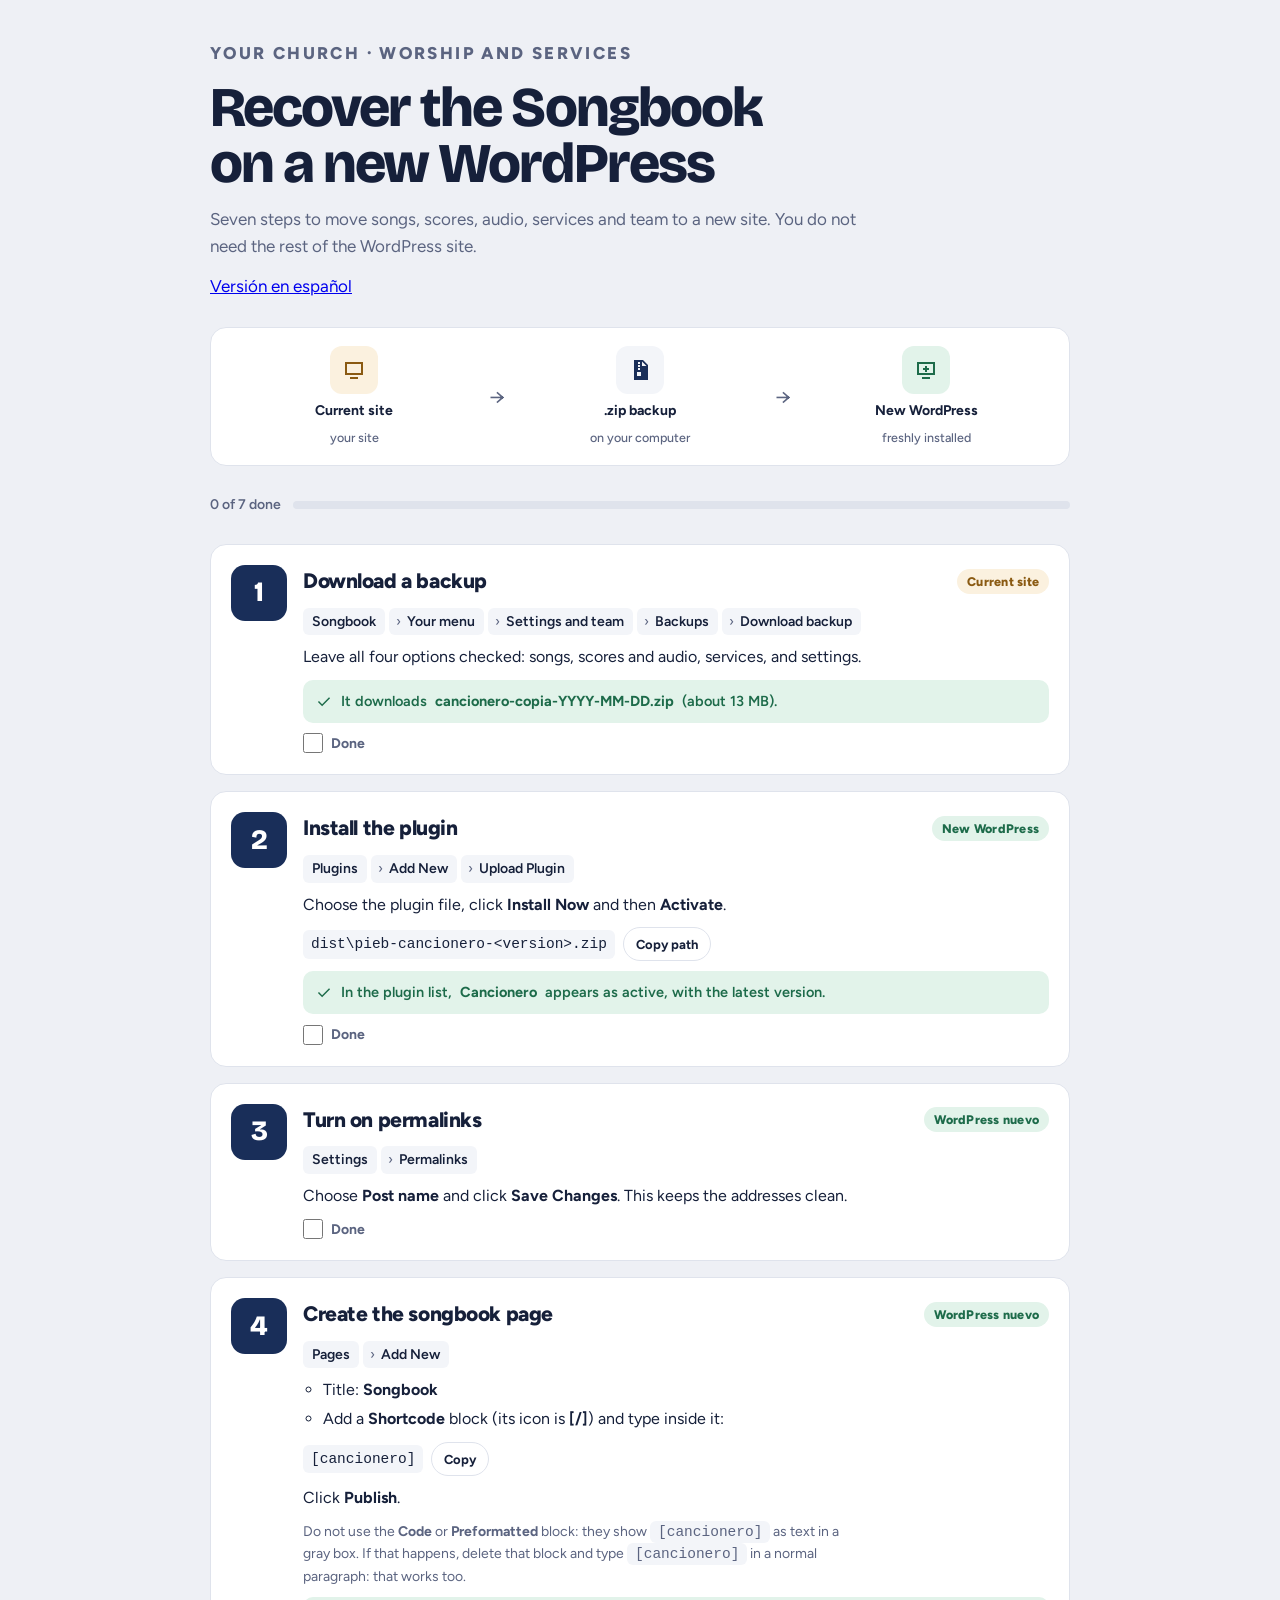
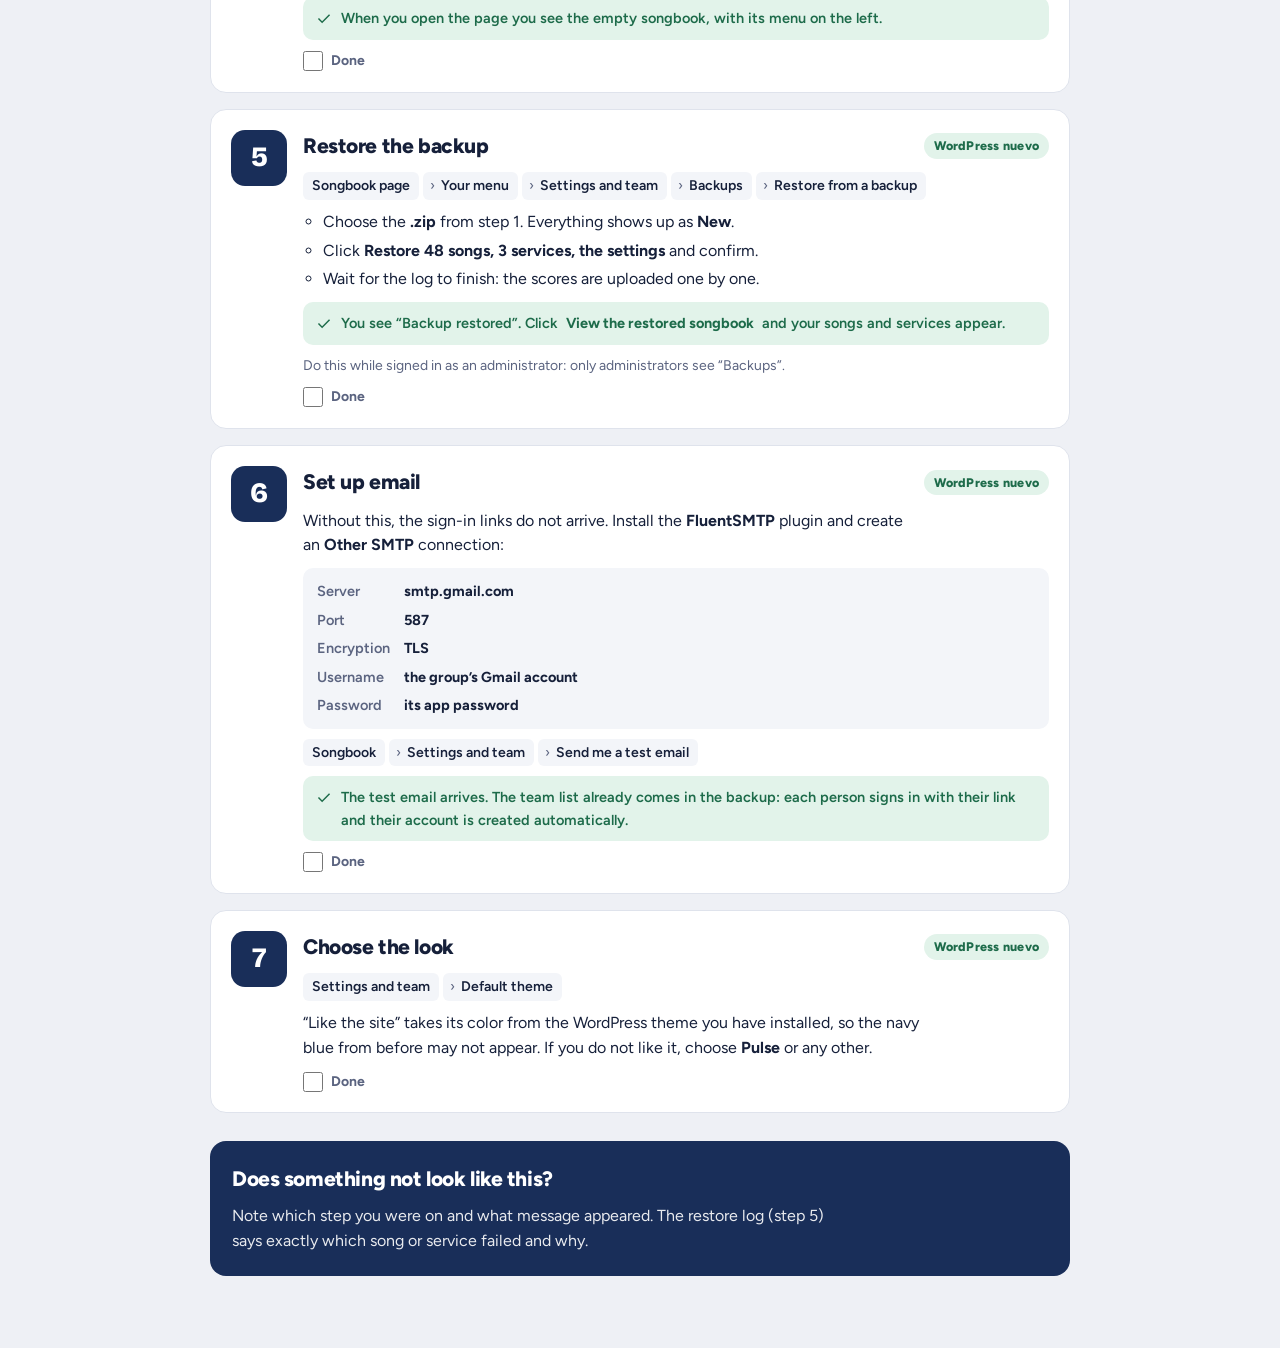
<file: docs/guia-recuperar-cancionero.en.html>
<!doctype html>
<html lang="en">
<meta charset="utf-8">
<meta name="viewport" content="width=device-width, initial-scale=1">
<title>Recover the Songbook</title>
<meta name="claude:viewport-fit-sides" content="cover">
<link rel="preconnect" href="https://fonts.googleapis.com">
<link rel="stylesheet" href="https://fonts.googleapis.com/css2?family=Bricolage+Grotesque:opsz,wght@12..96,700;12..96,800&family=Figtree:wght@400;500;600;700;800&display=swap">
<style>
/* Layout: a single column of numbered steps; each step says which site it happens on, the exact path and how to tell it worked. */
:root {
  --bg: #eef0f5;
  --card: #ffffff;
  --ink: #16203a;
  --muted: #5b6480;
  --line: #dfe3ec;
  --navy: #192e59;
  --sky: #6f9abf;
  --old: #8a5a12;
  --old-bg: #fbf1df;
  --new: #1d6b4a;
  --new-bg: #e2f3ea;
  --code-bg: #f3f5f9;
  --font-display: "Bricolage Grotesque", "Figtree", ui-sans-serif, system-ui, sans-serif;
  --font-body: "Figtree", ui-sans-serif, system-ui, -apple-system, "Segoe UI", sans-serif;
  --font-mono: ui-monospace, "Cascadia Code", "SF Mono", Consolas, monospace;
}
@media (prefers-color-scheme: dark) {
  :root:not([data-theme="light"]) {
    --bg: #0e1322; --card: #172036; --ink: #e9edf6; --muted: #a2abc4; --line: #2b3652; --navy: #9cbbe0; --sky: #6f9abf;
    --old: #f0c27a; --old-bg: #3a2c14; --new: #8fdcb6; --new-bg: #163628; --code-bg: #1e2942; color-scheme: dark;
  }
}
:root[data-theme="dark"] {
  --bg: #0e1322; --card: #172036; --ink: #e9edf6; --muted: #a2abc4; --line: #2b3652; --navy: #9cbbe0; --sky: #6f9abf;
  --old: #f0c27a; --old-bg: #3a2c14; --new: #8fdcb6; --new-bg: #163628; --code-bg: #1e2942; color-scheme: dark;
}

body { background: var(--bg); color: var(--ink); font-family: var(--font-body); font-size: 16px; line-height: 1.55; }
.pagina { max-width: 860px; margin: 0 auto; padding-block: 32px 64px; padding-left: max(16px, env(safe-area-inset-left, 0px)); padding-right: max(16px, env(safe-area-inset-right, 0px)); display: grid; gap: 28px; }

/* header */
.cab { display: grid; gap: 14px; }
.kicker { margin: 0; color: var(--sky); font-size: 13px; font-weight: 800; letter-spacing: .14em; text-transform: uppercase; }
h1 { margin: 0; font-family: var(--font-display); font-size: clamp(34px, 6vw, 56px); font-weight: 800; line-height: 1; letter-spacing: -0.035em; text-wrap: balance; }
.cab p { margin: 0; max-width: 60ch; color: var(--muted); font-size: 17px; }

/* journey: old site → backup → new site */
.viaje { display: grid; grid-template-columns: 1fr auto 1fr auto 1fr; align-items: center; gap: 10px; padding: 18px; border-radius: 16px; background: var(--card); border: 1px solid var(--line); }
.parada { display: grid; justify-items: center; gap: 6px; text-align: center; font-size: 14px; font-weight: 700; min-width: 0; }
.parada small { color: var(--muted); font-weight: 500; font-size: 12.5px; }
.parada .ico { display: grid; place-items: center; width: 48px; height: 48px; border-radius: 12px; }
.parada .ico svg { width: 24px; height: 24px; fill: currentColor; }
.ico.old { background: var(--old-bg); color: var(--old); }
.ico.zip { background: var(--code-bg); color: var(--navy); }
.ico.new { background: var(--new-bg); color: var(--new); }
.flecha { color: var(--muted); font-size: 22px; }
@media (max-width: 520px) {
  .viaje { grid-template-columns: 1fr; }
  .flecha { justify-self: center; transform: rotate(90deg); }
}

/* progress */
.progreso { display: flex; align-items: center; gap: 12px; font-size: 14px; color: var(--muted); font-weight: 600; }
.progreso .barra { flex: 1; height: 8px; border-radius: 999px; background: var(--line); overflow: hidden; }
.progreso .barra i { display: block; height: 100%; width: 0; border-radius: inherit; background: var(--new); transition: width .3s; }

/* steps */
.pasos { display: grid; gap: 16px; margin: 0; padding: 0; list-style: none; }
.paso { display: grid; grid-template-columns: 56px minmax(0, 1fr); gap: 16px; padding: 20px; border-radius: 16px; background: var(--card); border: 1px solid var(--line); transition: opacity .2s, border-color .2s; }
.paso.hecho { opacity: .62; border-color: var(--new); }
.num { display: grid; place-items: center; width: 56px; height: 56px; border-radius: 14px; background: var(--navy); color: var(--card); font-family: var(--font-display); font-size: 28px; font-weight: 800; }
.paso.hecho .num { background: var(--new); }
.cuerpo { display: grid; gap: 10px; min-width: 0; }
.fila { display: flex; flex-wrap: wrap; align-items: center; gap: 8px 12px; justify-content: space-between; }
h2 { margin: 0; font-size: 21px; font-weight: 800; letter-spacing: -0.02em; text-wrap: balance; }
.donde { display: inline-flex; align-items: center; gap: 6px; padding: 3px 10px; border-radius: 999px; font-size: 12.5px; font-weight: 800; letter-spacing: .02em; }
.donde.old { background: var(--old-bg); color: var(--old); }
.donde.new { background: var(--new-bg); color: var(--new); }
.ruta { display: flex; flex-wrap: wrap; align-items: center; gap: 4px; margin: 0; padding: 0; list-style: none; font-size: 14px; }
.ruta li { padding: 3px 9px; border-radius: 6px; background: var(--code-bg); font-weight: 600; }
.ruta li + li::before { content: "›"; margin: 0 6px 0 -2px; color: var(--muted); font-weight: 400; }
.cuerpo p { margin: 0; max-width: 62ch; }
.cuerpo ul.puntos { margin: 0; padding-left: 20px; display: grid; gap: 4px; }
.ok { display: flex; gap: 8px; align-items: flex-start; padding: 10px 12px; border-radius: 10px; background: var(--new-bg); color: var(--new); font-size: 14.5px; font-weight: 600; }
.ok svg { width: 18px; height: 18px; flex: 0 0 auto; margin-top: 2px; fill: currentColor; }
.nota { color: var(--muted); font-size: 14px; }

/* copyable code */
.copiar { display: flex; flex-wrap: wrap; align-items: center; gap: 8px; }
code { padding: 3px 8px; border-radius: 6px; background: var(--code-bg); font-family: var(--font-mono); font-size: 14.5px; overflow-wrap: anywhere; }
.btn { display: inline-flex; align-items: center; gap: 6px; min-height: 34px; padding: 0 12px; border: 1px solid var(--line); border-radius: 999px; background: var(--card); color: var(--ink); font: 700 13px var(--font-body); cursor: pointer; }
.btn:hover { border-color: var(--navy); }
.btn:focus-visible, .marca input:focus-visible { outline: 3px solid var(--sky); outline-offset: 2px; }

/* email settings */
.datos { display: grid; grid-template-columns: max-content minmax(0, 1fr); gap: 6px 14px; margin: 0; padding: 12px 14px; border-radius: 10px; background: var(--code-bg); font-size: 14.5px; }
.datos dt { color: var(--muted); font-weight: 600; }
.datos dd { margin: 0; font-weight: 700; overflow-wrap: anywhere; }

/* done checkbox */
.marca { display: inline-flex; align-items: center; gap: 8px; font-size: 14px; font-weight: 700; color: var(--muted); cursor: pointer; user-select: none; }
.marca input { width: 20px; height: 20px; margin: 0; accent-color: var(--new); }

/* ending */
.fin { padding: 22px; border-radius: 16px; background: var(--navy); color: var(--card); display: grid; gap: 8px; }
.fin h2 { color: var(--card); }
.fin p { margin: 0; max-width: 62ch; opacity: .9; }

@media (max-width: 520px) {
  .paso { grid-template-columns: 1fr; padding: 16px; }
  .num { width: 44px; height: 44px; font-size: 22px; border-radius: 12px; }
}
@media (prefers-reduced-motion: reduce) { * { transition: none !important; } }
</style>

<main class="pagina">
  <header class="cab">
    <p class="kicker">Your church · Worship and services</p>
    <h1>Recover the Songbook on a new WordPress</h1>
    <p>Seven steps to move songs, scores, audio, services and team to a new site. You do not need the rest of the WordPress site.</p>
    <p class="nota"><a href="guia-recuperar-cancionero.html" hreflang="es">Versión en español</a></p>
  </header>

  <section class="viaje" aria-label="The journey">
    <div class="parada"><span class="ico old"><svg viewBox="0 0 24 24"><path d="M3 4h18v13H3V4zm2 2v9h14V6H5zm3 13h8v2H8v-2z"/></svg></span>Current site<small>your site</small></div>
    <span class="flecha" aria-hidden="true">→</span>
    <div class="parada"><span class="ico zip"><svg viewBox="0 0 24 24"><path d="M6 2h9l5 5v15H6V2zm8 1.5V8h4.5L14 3.5zM10 4v2h2V4h-2zm0 3v2h2V7h-2zm0 3v2h2v-2h-2zm-1 4v4h4v-4H9z"/></svg></span>.zip backup<small>on your computer</small></div>
    <span class="flecha" aria-hidden="true">→</span>
    <div class="parada"><span class="ico new"><svg viewBox="0 0 24 24"><path d="M3 4h18v13H3V4zm2 2v9h14V6H5zm3 13h8v2H8v-2zm3-11h2v2h2v2h-2v2h-2v-2H9v-2h2V8z"/></svg></span>New WordPress<small>freshly installed</small></div>
  </section>

  <div class="progreso" aria-live="polite"><span id="contador">0 of 7 done</span><span class="barra"><i id="barra"></i></span></div>

  <ol class="pasos">
    <li class="paso" data-paso="1">
      <span class="num" aria-hidden="true">1</span>
      <div class="cuerpo">
        <div class="fila"><h2>Download a backup</h2><span class="donde old">Current site</span></div>
        <ul class="ruta"><li>Songbook</li><li>Your menu</li><li>Settings and team</li><li>Backups</li><li>Download backup</li></ul>
        <p>Leave all four options checked: songs, scores and audio, services, and settings.</p>
        <div class="ok"><svg viewBox="0 0 24 24"><path d="M9.5 16.2 5.3 12l-1.4 1.4 5.6 5.6L20.1 8.4 18.7 7z"/></svg>It downloads <strong>cancionero-copia-YYYY-MM-DD.zip</strong> (about 13 MB).</div>
        <label class="marca"><input type="checkbox" id="p1"> Done</label>
      </div>
    </li>

    <li class="paso" data-paso="2">
      <span class="num" aria-hidden="true">2</span>
      <div class="cuerpo">
        <div class="fila"><h2>Install the plugin</h2><span class="donde new">New WordPress</span></div>
        <ul class="ruta"><li>Plugins</li><li>Add New</li><li>Upload Plugin</li></ul>
        <p>Choose the plugin file, click <strong>Install Now</strong> and then <strong>Activate</strong>.</p>
        <div class="copiar"><code id="c-zip">dist\pieb-cancionero-&lt;version&gt;.zip</code><button class="btn" type="button" data-copia="c-zip">Copy path</button></div>
        <div class="ok"><svg viewBox="0 0 24 24"><path d="M9.5 16.2 5.3 12l-1.4 1.4 5.6 5.6L20.1 8.4 18.7 7z"/></svg>In the plugin list, <strong>Cancionero</strong> appears as active, with the latest version.</div>
        <label class="marca"><input type="checkbox" id="p2"> Done</label>
      </div>
    </li>

    <li class="paso" data-paso="3">
      <span class="num" aria-hidden="true">3</span>
      <div class="cuerpo">
        <div class="fila"><h2>Turn on permalinks</h2><span class="donde new">WordPress nuevo</span></div>
        <ul class="ruta"><li>Settings</li><li>Permalinks</li></ul>
        <p>Choose <strong>Post name</strong> and click <strong>Save Changes</strong>. This keeps the addresses clean.</p>
        <label class="marca"><input type="checkbox" id="p3"> Done</label>
      </div>
    </li>

    <li class="paso" data-paso="4">
      <span class="num" aria-hidden="true">4</span>
      <div class="cuerpo">
        <div class="fila"><h2>Create the songbook page</h2><span class="donde new">WordPress nuevo</span></div>
        <ul class="ruta"><li>Pages</li><li>Add New</li></ul>
        <ul class="puntos">
          <li>Title: <strong>Songbook</strong></li>
          <li>Add a <strong>Shortcode</strong> block (its icon is <strong>[/]</strong>) and type inside it:</li>
        </ul>
        <div class="copiar"><code id="c-sc">[cancionero]</code><button class="btn" type="button" data-copia="c-sc">Copy</button></div>
        <p>Click <strong>Publish</strong>.</p>
        <p class="nota">Do not use the <strong>Code</strong> or <strong>Preformatted</strong> block: they show <code>[cancionero]</code> as text in a gray box. If that happens, delete that block and type <code>[cancionero]</code> in a normal paragraph: that works too.</p>
        <div class="ok"><svg viewBox="0 0 24 24"><path d="M9.5 16.2 5.3 12l-1.4 1.4 5.6 5.6L20.1 8.4 18.7 7z"/></svg>When you open the page you see the empty songbook, with its menu on the left.</div>
        <label class="marca"><input type="checkbox" id="p4"> Done</label>
      </div>
    </li>

    <li class="paso" data-paso="5">
      <span class="num" aria-hidden="true">5</span>
      <div class="cuerpo">
        <div class="fila"><h2>Restore the backup</h2><span class="donde new">WordPress nuevo</span></div>
        <ul class="ruta"><li>Songbook page</li><li>Your menu</li><li>Settings and team</li><li>Backups</li><li>Restore from a backup</li></ul>
        <ul class="puntos">
          <li>Choose the <strong>.zip</strong> from step 1. Everything shows up as <strong>New</strong>.</li>
          <li>Click <strong>Restore 48 songs, 3 services, the settings</strong> and confirm.</li>
          <li>Wait for the log to finish: the scores are uploaded one by one.</li>
        </ul>
        <div class="ok"><svg viewBox="0 0 24 24"><path d="M9.5 16.2 5.3 12l-1.4 1.4 5.6 5.6L20.1 8.4 18.7 7z"/></svg>You see “Backup restored”. Click <strong>View the restored songbook</strong> and your songs and services appear.</div>
        <p class="nota">Do this while signed in as an administrator: only administrators see “Backups”.</p>
        <label class="marca"><input type="checkbox" id="p5"> Done</label>
      </div>
    </li>

    <li class="paso" data-paso="6">
      <span class="num" aria-hidden="true">6</span>
      <div class="cuerpo">
        <div class="fila"><h2>Set up email</h2><span class="donde new">WordPress nuevo</span></div>
        <p>Without this, the sign-in links do not arrive. Install the <strong>FluentSMTP</strong> plugin and create an <strong>Other SMTP</strong> connection:</p>
        <dl class="datos">
          <dt>Server</dt><dd>smtp.gmail.com</dd>
          <dt>Port</dt><dd>587</dd>
          <dt>Encryption</dt><dd>TLS</dd>
          <dt>Username</dt><dd>the group’s Gmail account</dd>
          <dt>Password</dt><dd>its app password</dd>
        </dl>
        <ul class="ruta"><li>Songbook</li><li>Settings and team</li><li>Send me a test email</li></ul>
        <div class="ok"><svg viewBox="0 0 24 24"><path d="M9.5 16.2 5.3 12l-1.4 1.4 5.6 5.6L20.1 8.4 18.7 7z"/></svg>The test email arrives. The team list already comes in the backup: each person signs in with their link and their account is created automatically.</div>
        <label class="marca"><input type="checkbox" id="p6"> Done</label>
      </div>
    </li>

    <li class="paso" data-paso="7">
      <span class="num" aria-hidden="true">7</span>
      <div class="cuerpo">
        <div class="fila"><h2>Choose the look</h2><span class="donde new">WordPress nuevo</span></div>
        <ul class="ruta"><li>Settings and team</li><li>Default theme</li></ul>
        <p>“Like the site” takes its color from the WordPress theme you have installed, so the navy blue from before may not appear. If you do not like it, choose <strong>Pulse</strong> or any other.</p>
        <label class="marca"><input type="checkbox" id="p7"> Done</label>
      </div>
    </li>
  </ol>

  <section class="fin">
    <h2>Does something not look like this?</h2>
    <p>Note which step you were on and what message appeared. The restore log (step 5) says exactly which song or service failed and why.</p>
  </section>
</main>

<script>
(function () {
  var CLAVE = 'songbook-guide-done';
  var guardado = {};
  try { guardado = JSON.parse(localStorage.getItem(CLAVE) || '{}') || {}; } catch (e) { guardado = {}; }
  var casillas = Array.prototype.slice.call(document.querySelectorAll('.marca input'));
  function pintar() {
    var n = 0;
    casillas.forEach(function (c) {
      var paso = c.closest('.paso');
      paso.classList.toggle('hecho', c.checked);
      if (c.checked) { n++; }
    });
    document.getElementById('contador').textContent = n + ' of ' + casillas.length + ' done';
    document.getElementById('barra').style.width = (n / casillas.length * 100) + '%';
  }
  casillas.forEach(function (c) {
    c.checked = !!guardado[c.id];
    c.addEventListener('change', function () {
      guardado[c.id] = c.checked;
      try { localStorage.setItem(CLAVE, JSON.stringify(guardado)); } catch (e) { /* no storage: it only lasts for this visit */ }
      pintar();
    });
  });
  pintar();

  Array.prototype.forEach.call(document.querySelectorAll('[data-copia]'), function (b) {
    b.addEventListener('click', function () {
      var el = document.getElementById(b.getAttribute('data-copia'));
      var texto = el.textContent, original = b.textContent;
      var hecho = function () { b.textContent = 'Copied'; setTimeout(function () { b.textContent = original; }, 1500); };
      var seleccionar = function () { var r = document.createRange(); r.selectNodeContents(el); var s = getSelection(); s.removeAllRanges(); s.addRange(r); };
      if (navigator.clipboard && navigator.clipboard.writeText) {
        navigator.clipboard.writeText(texto).then(hecho, seleccionar);
      } else { seleccionar(); }
    });
  });
})();
</script>
</file>
<file: pieb-cancionero/assets/cancionero.css>
/* Cancionero
 * Todo cuelga de [data-pcan-theme] para que los temas solo afecten al cancionero y no al resto de WordPress.
 * Estructura: barra lateral + lista + ficha en pantallas anchas; barra inferior y botón flotante en móvil.
 */

/* ================================================================== tokens y temas */

[data-pcan-theme] {
  --pc-font: ui-sans-serif, system-ui, -apple-system, "Segoe UI", Roboto, "Helvetica Neue", Arial, sans-serif;
  --pc-font-head: var(--pc-font);
  --pc-head-weight: 700;
  --pc-head-track: -0.02em;
  --pc-label-case: none;
  --pc-label-track: 0;
  --pc-radius: 14px;
  --pc-radius-sm: 10px;
  --pc-row-h: 68px;
  --pc-body-size: 15px;

  --pc-bg: #f6f7f9;
  --pc-surface: #ffffff;
  --pc-surface-2: #f0f2f5;
  --pc-line: #e4e6eb;
  --pc-text: #16181d;
  --pc-muted: #5f6672;
  --pc-accent: #4f46e5;
  --pc-accent-ink: #ffffff;
  --pc-accent-soft: color-mix(in srgb, var(--pc-accent) 12%, var(--pc-surface));
  --pc-tag-bg: #eef0f4;
  --pc-tag-ink: #3b4250;
  --pc-key-bg: color-mix(in srgb, var(--pc-accent) 10%, var(--pc-surface));
  --pc-key-ink: var(--pc-accent);
  --pc-warn: #a15c00;
  --pc-danger: #c0362c;
  --pc-ok: #2e7d4f;
  --pc-shadow: 0 1px 2px rgba(16, 24, 40, .05), 0 4px 14px rgba(16, 24, 40, .05);
  --pc-shadow-lg: 0 24px 64px rgba(16, 24, 40, .22);
  --pc-card-border: 1px solid var(--pc-line);

  --pc-side-bg: #eceef2;
  --pc-side-ink: #16181d;
  --pc-side-muted: #5f6672;
  --pc-side-hover: rgba(0, 0, 0, .05);
  --pc-side-active: #ffffff;
  --pc-side-active-ink: var(--pc-accent);

  --pc-stage: #1c1f26;
  --pc-stage-ink: #eef1f6;
  --pc-focus: color-mix(in srgb, var(--pc-accent) 45%, transparent);
  --pc-top-h: 64px;
  --pc-admin: 0px;
}

/* Escenario: negro puro para pantallas OLED en la penumbra del culto, ámbar de alto contraste y objetivos grandes. */
[data-pcan-theme="escenario"] {
  --pc-head-weight: 800;
  --pc-head-track: -0.01em;
  --pc-label-case: uppercase;
  --pc-label-track: .08em;
  --pc-radius: 10px;
  --pc-radius-sm: 8px;
  --pc-row-h: 78px;
  --pc-body-size: 16px;
  --pc-bg: #000000;
  --pc-surface: #0e0f11;
  --pc-surface-2: #17191d;
  --pc-line: #24272d;
  --pc-text: #f5f5f4;
  --pc-muted: #a3a3a3;
  --pc-accent: #f5a524;
  --pc-accent-ink: #120c00;
  --pc-accent-soft: rgba(245, 165, 36, .14);
  --pc-tag-bg: #1d2026;
  --pc-tag-ink: #d4d4d4;
  --pc-key-bg: #f5a524;
  --pc-key-ink: #120c00;
  --pc-warn: #f5a524;
  --pc-danger: #ff7b72;
  --pc-ok: #4ade80;
  --pc-shadow: none;
  --pc-shadow-lg: 0 24px 64px rgba(0, 0, 0, .8);
  --pc-side-bg: #000000;
  --pc-side-ink: #f5f5f4;
  --pc-side-muted: #8a8a8a;
  --pc-side-hover: #121315;
  --pc-side-active: #1b1c20;
  --pc-side-active-ink: #f5a524;
  --pc-stage: #000000;
  color-scheme: dark;
}

/* Partitura: estética editorial de cuaderno de música — papel crema, tinta, serifas, filas rayadas, sin sombras. */
[data-pcan-theme="papel"] {
  --pc-font: "Avenir Next", "Segoe UI", ui-sans-serif, system-ui, sans-serif;
  --pc-font-head: "Iowan Old Style", "Palatino Linotype", Palatino, "Book Antiqua", Georgia, serif;
  --pc-head-weight: 600;
  --pc-head-track: 0;
  --pc-label-case: uppercase;
  --pc-label-track: .14em;
  --pc-radius: 4px;
  --pc-radius-sm: 3px;
  --pc-row-h: 64px;
  --pc-bg: #f3eee3;
  --pc-surface: #fbf8f1;
  --pc-surface-2: #efe7d7;
  --pc-line: #dccfb6;
  --pc-text: #241c14;
  --pc-muted: #6f604c;
  --pc-accent: #7a2e2e;
  --pc-accent-ink: #fbf8f1;
  --pc-accent-soft: #efe0d6;
  --pc-tag-bg: transparent;
  --pc-tag-ink: #6f604c;
  --pc-key-bg: transparent;
  --pc-key-ink: #7a2e2e;
  --pc-shadow: none;
  --pc-shadow-lg: 0 18px 50px rgba(60, 40, 20, .2);
  --pc-side-bg: #e9e1cf;
  --pc-side-ink: #241c14;
  --pc-side-muted: #6f604c;
  --pc-side-hover: rgba(36, 28, 20, .06);
  --pc-side-active: #fbf8f1;
  --pc-side-active-ink: #7a2e2e;
  --pc-stage: #3a332b;
}

/* Figtree (SIL Open Font License), incrustada para no depender de servicios externos. */
@font-face { font-family: "Figtree"; font-style: normal; font-weight: 400 900; font-display: swap; src: url([data-uri]) format("woff2"); unicode-range: U+0100-02BA, U+02BD-02C5, U+02C7-02CC, U+02CE-02D7, U+02DD-02FF, U+0304, U+0308, U+0329, U+1D00-1DBF, U+1E00-1E9F, U+1EF2-1EFF, U+2020, U+20A0-20AB, U+20AD-20C4, U+2113, U+2C60-2C7F, U+A720-A7FF; }
@font-face { font-family: "Figtree"; font-style: normal; font-weight: 400 900; font-display: swap; src: url([data-uri]) format("woff2"); unicode-range: U+0000-00FF, U+0131, U+0152-0153, U+02BB-02BC, U+02C6, U+02DA, U+02DC, U+0304, U+0308, U+0329, U+2000-206F, U+20AC, U+2122, U+2191, U+2193, U+2212, U+2215, U+FEFF, U+FFFD; }
/* Como la web: el color de acento llega del tema activo de WordPress; letra y proporciones son las del cancionero. */
[data-pcan-theme="sitio"] {
  --pc-accent: #192e59; /* hasta que el script lea el color del tema de WordPress */
  --pc-font: "Figtree", ui-sans-serif, system-ui, -apple-system, "Segoe UI", sans-serif;
  --pc-font-head: var(--pc-font);
  --pc-text: color-mix(in srgb, var(--pc-accent) 22%, #0e1424);
  --pc-bg: #fff;
  --pc-key-bg: var(--pc-text);
  --pc-key-ink: #fff;
  --pc-surface: #fff;
  --pc-surface-2: color-mix(in srgb, var(--pc-accent) 5%, #fff);
  --pc-line: color-mix(in srgb, var(--pc-text) 13%, #fff);
  --pc-muted: color-mix(in srgb, var(--pc-text) 62%, #fff);
  --pc-tag-bg: color-mix(in srgb, var(--pc-accent) 8%, #fff);
  --pc-tag-ink: color-mix(in srgb, var(--pc-accent) 80%, #000);
  --pc-head-weight: 800;
  --pc-head-track: -0.03em;
  --pc-radius: 8px;
  --pc-radius-sm: 6px;
  --pc-row-h: 50px;
  --pc-shadow: none;
  --pc-card-border: 0 solid transparent;
  --pc-side-bg: #fff;
  --pc-side-ink: var(--pc-text);
  --pc-side-muted: var(--pc-muted);
  --pc-side-hover: var(--pc-surface-2);
  --pc-side-active: color-mix(in srgb, var(--pc-accent) 10%, #fff);
  --pc-side-active-ink: var(--pc-text);
  /* Layout de Pulso con los colores del sitio */
  --pc-lienzo: color-mix(in srgb, var(--pc-accent) 7%, #e8e9ec);
  --pc-ink: var(--pc-accent);
  --pc-on-ink: var(--pc-accent-ink);
  --pc-on-ink-accent: var(--pc-accent-ink);
  --pc-accent-hover: color-mix(in srgb, var(--pc-accent) 85%, #fff);
  --pc-accent-strong: var(--pc-accent);
  --pc-ola: color-mix(in srgb, var(--pc-accent) 20%, #fff);
  --pc-ola-2: color-mix(in srgb, var(--pc-accent) 9%, #fff);
  --pc-ola-3: color-mix(in srgb, var(--pc-accent) 5%, #fff);
  --pc-ola-4: color-mix(in srgb, var(--pc-accent) 3%, #fff);
  --pc-fab-shadow: color-mix(in srgb, var(--pc-accent) 45%, transparent);
}

/* ================================================================== base y defensa frente al tema de WordPress */

[data-pcan-theme] {
  font-family: var(--pc-font);
  color: var(--pc-text);
  font-size: var(--pc-body-size);
  line-height: 1.5;
  -webkit-font-smoothing: antialiased;
  text-align: left;
}
[data-pcan-theme] *, [data-pcan-theme] *::before, [data-pcan-theme] *::after { box-sizing: border-box; }
[data-pcan-theme] :is(h1, h2, h3, h4, p, ul, ol, li, figure, fieldset, legend) { margin: 0; padding: 0; }
[data-pcan-theme] :is(h1, h2, h3) { font-family: var(--pc-font-head); font-weight: var(--pc-head-weight); letter-spacing: var(--pc-head-track); color: var(--pc-text); line-height: 1.2; text-transform: none; }
[data-pcan-theme] :is(ul, ol) { list-style: none; }
[data-pcan-theme] a { color: var(--pc-accent); text-decoration: none; }
[data-pcan-theme] :is(button, input, select, textarea, summary) {
  font: inherit; color: inherit; margin: 0; text-shadow: none; box-shadow: none; background-image: none; letter-spacing: normal; text-transform: none;
}
[data-pcan-theme] button { cursor: pointer; }
[data-pcan-theme] [hidden] { display: none !important; }
[data-pcan-theme] :is(a, button, input, select, textarea, summary, [tabindex]):focus-visible { outline: 3px solid var(--pc-focus); outline-offset: 2px; }
[data-pcan-theme] mark { padding: 0 1px; border-radius: 3px; background: color-mix(in srgb, var(--pc-accent) 26%, transparent); color: inherit; }
[data-pcan-theme] code { padding: 2px 6px; border-radius: 6px; background: var(--pc-surface-2); font-size: .9em; word-break: break-all; }
[data-pcan-theme] kbd {
  display: inline-block; min-width: 20px; padding: 1px 6px; border: 1px solid var(--pc-line); border-bottom-width: 2px; border-radius: 6px;
  background: var(--pc-surface); color: var(--pc-muted); font: 600 11px/1.5 var(--pc-font); text-align: center;
}
.pcan-ico { width: 18px; height: 18px; flex: 0 0 auto; fill: currentColor; }
.pcan-muted { color: var(--pc-muted); }

.pcan-page-full .entry-header, .pcan-page-full .entry-title { display: none; }
html.pcan-lock, html.pcan-lock body, html.pcan-app-open, html.pcan-app-open body { overflow: hidden; }

/* ================================================================== armazón */

.pcan { position: relative; container: pcan / inline-size; background: var(--pc-bg); }
.pcan:not(.is-app) { border-radius: var(--pc-radius); margin-bottom: 32px; }
.pcan.is-app { position: fixed; inset: 0; z-index: 99990; overflow-y: auto; overscroll-behavior: contain; }
/* Los temas de bloques (Twenty Twenty-Five…) limitan el ancho y centran todo el contenido de la página: la app no. */
.pcan.is-app { width: auto !important; max-width: none !important; margin: 0 !important; }

.pcan-shell { display: grid; grid-template-columns: minmax(0, 1fr); min-height: calc(100dvh - var(--pc-admin)); }
.pcan:not(.is-app) .pcan-shell { min-height: 0; }
.pcan-body { min-width: 0; display: flex; flex-direction: column; }
.pcan-main { flex: 1; padding: 20px 16px 120px; }
.pcan-vista[data-vista="inicio"], .pcan-vista[data-vista="estadisticas"] { max-width: 1140px; margin: 0 auto; }

/* ---- barra lateral (solo en pantallas anchas) */
.pcan-side { display: none; }
.pcan-brand { display: flex; align-items: center; gap: 10px; color: inherit !important; min-width: 0; }
.pcan-brand-logo {
  display: grid; place-items: center; flex: 0 0 auto; width: 38px; height: 38px; border-radius: 11px;
  background: var(--pc-accent); color: var(--pc-accent-ink);
}
[data-pcan-theme="papel"] .pcan-brand-logo { border-radius: 50%; }
.pcan-brand-logo .pcan-ico { width: 20px; height: 20px; }
.pcan-brand-text { display: flex; flex-direction: column; min-width: 0; line-height: 1.15; }
.pcan-brand-text strong { font-family: var(--pc-font-head); font-size: 18px; font-weight: var(--pc-head-weight); letter-spacing: var(--pc-head-track); }
.pcan-brand-text small { color: var(--pc-side-muted); font-size: 12px; overflow: hidden; text-overflow: ellipsis; white-space: nowrap; }

.pcan-side-nav { display: flex; flex-direction: column; gap: 2px; }
.pcan-side-link {
  display: flex; align-items: center; gap: 12px; height: 42px; padding: 0 12px; border-radius: var(--pc-radius-sm);
  color: var(--pc-side-ink) !important; font-size: 15px; font-weight: 600; opacity: .82;
}
.pcan-side-link:hover { background: var(--pc-side-hover); opacity: 1; }
.pcan-side-link.is-active { background: var(--pc-side-active); color: var(--pc-side-active-ink) !important; opacity: 1; box-shadow: var(--pc-shadow); }
[data-pcan-theme="escenario"] .pcan-side-link.is-active { box-shadow: inset 3px 0 0 var(--pc-accent); }
[data-pcan-theme="papel"] .pcan-side-link.is-active { box-shadow: inset 0 -2px 0 var(--pc-accent); border-radius: 0; }
.pcan-side-link .pcan-ico { width: 20px; height: 20px; }

.pcan-side-section { display: flex; flex-direction: column; gap: 4px; min-height: 0; }
/* En Cultos la lista de próximos ya se ve al lado: el bloque de la barra lateral sobra. */
.pcan[data-vista="cultos"] .pcan-side-section { display: none; }
[data-pcan-theme] .pcan-side-label { padding: 0 12px 4px; color: var(--pc-side-muted); font-size: 11px; font-weight: 700; letter-spacing: .1em; text-transform: uppercase; }
.pcan-side-cultos { display: flex; flex-direction: column; gap: 2px; }
.pcan-side-culto { display: flex; align-items: center; gap: 10px; padding: 7px 10px; border-radius: var(--pc-radius-sm); color: var(--pc-side-ink) !important; }
.pcan-side-culto:hover { background: var(--pc-side-hover); }
.pcan-side-culto.is-vacio { color: var(--pc-side-muted) !important; font-size: 14px; }
.pcan-side-culto-fecha {
  display: flex; flex-direction: column; align-items: center; justify-content: center; flex: 0 0 auto; width: 38px; height: 40px;
  border-radius: 9px; background: var(--pc-side-active); color: var(--pc-side-muted); font-size: 10px; line-height: 1.05; text-transform: uppercase;
}
.pcan-side-culto-fecha b { color: var(--pc-side-active-ink); font-size: 16px; }
.pcan-side-culto-texto { display: flex; flex-direction: column; min-width: 0; line-height: 1.25; }
.pcan-side-culto-texto strong { font-size: 14px; overflow: hidden; text-overflow: ellipsis; white-space: nowrap; }
.pcan-side-culto-texto small { color: var(--pc-side-muted); font-size: 12px; }

.pcan-side-foot { margin-top: auto; padding-top: 10px; border-top: 1px solid color-mix(in srgb, var(--pc-side-ink) 12%, transparent); }
[data-pcan-theme] .pcan-side-user {
  display: flex; align-items: center; gap: 10px; width: 100%; padding: 8px; border: 0; border-radius: var(--pc-radius-sm);
  background: transparent; color: var(--pc-side-ink); text-align: left;
}
[data-pcan-theme] .pcan-side-user:hover { background: var(--pc-side-hover); }
.pcan-side-user-text { display: flex; flex-direction: column; min-width: 0; line-height: 1.2; }
.pcan-side-user-text strong { font-size: 14px; overflow: hidden; text-overflow: ellipsis; white-space: nowrap; }
.pcan-side-user-text small { color: var(--pc-side-muted); font-size: 12px; }

/* ---- barra superior */
.pcan-top {
  position: sticky; top: 0; z-index: 30; display: flex; align-items: center; gap: 12px; height: var(--pc-top-h); padding: 0 16px;
  background: color-mix(in srgb, var(--pc-bg) 86%, transparent);
  -webkit-backdrop-filter: saturate(1.5) blur(14px); backdrop-filter: saturate(1.5) blur(14px);
  border-bottom: 1px solid var(--pc-line);
}
[data-pcan-theme] .pcan-top-title { flex: 1; min-width: 0; font-size: 20px; overflow: hidden; text-overflow: ellipsis; white-space: nowrap; }
[data-pcan-theme] .pcan-top-search {
  display: grid; place-items: center; width: 42px; height: 42px; padding: 0; border: 1px solid var(--pc-line); border-radius: 50%;
  background: var(--pc-surface); color: var(--pc-text);
}
.pcan-top-search-text, .pcan-top-search kbd { display: none !important; }
.pcan-top-nuevo { display: none !important; }
[data-pcan-theme] .pcan-avatar {
  display: grid; place-items: center; flex: 0 0 auto; width: 38px; height: 38px; padding: 0; border: 0; border-radius: 50%;
  background: var(--pc-accent); color: var(--pc-accent-ink); font-size: 14px; font-weight: 700;
}
[data-pcan-theme] .pcan-avatar.is-sm { width: 32px; height: 32px; font-size: 12px; }

/* ---- navegación inferior y botón flotante (móvil) */
.pcan-tabbar {
  position: fixed; left: 0; right: 0; bottom: 0; z-index: 40; display: grid; grid-template-columns: repeat(4, 1fr);
  padding: 6px 6px calc(6px + env(safe-area-inset-bottom));
  background: color-mix(in srgb, var(--pc-surface) 92%, transparent); -webkit-backdrop-filter: blur(16px); backdrop-filter: blur(16px);
  border-top: 1px solid var(--pc-line);
}
.pcan:not(.is-app) .pcan-tabbar { position: sticky; }
.pcan-tab-link {
  display: flex; flex-direction: column; align-items: center; gap: 3px; padding: 6px 0 4px; border-radius: 12px;
  color: var(--pc-muted) !important; font-size: 11px; font-weight: 600;
}
.pcan-tab-link .pcan-ico { width: 24px; height: 24px; padding: 2px; border-radius: 999px; transition: background .15s, width .15s; box-sizing: content-box; }
.pcan-tab-link.is-active { color: var(--pc-text) !important; }
.pcan-tab-link.is-active .pcan-ico { padding: 2px 16px; background: var(--pc-accent-soft); color: var(--pc-accent); }
.pcan-fab {
  position: fixed; right: 16px; bottom: calc(84px + env(safe-area-inset-bottom)); z-index: 41; display: grid; place-items: center;
  width: 58px; height: 58px; border-radius: 18px; background: var(--pc-accent); color: var(--pc-accent-ink) !important;
  box-shadow: 0 10px 28px color-mix(in srgb, var(--pc-accent) 45%, transparent);
}
[data-pcan-theme="papel"] .pcan-fab { border-radius: 50%; box-shadow: 0 6px 18px rgba(60, 40, 20, .25); }
.pcan-fab .pcan-ico { width: 28px; height: 28px; }
.pcan:not(.is-app) .pcan-fab { display: none; }
/* Con un formulario de canción abierto (Nueva, Editar, Subida múltiple) la barra inferior se oculta para que no tape Guardar/Cancelar. */
.pcan:has(.pcan-vista.is-pagina .pcan-form-actions) .pcan-tabbar { display: none; }
/* El botón «+» solo sale en las listas (Inicio, Canciones, Cultos): no en fichas, formularios, paneles ni Estadísticas. */
.pcan:has(.pcan-vista.is-pagina) .pcan-fab, .pcan:has(.pcan-panel-wrap:not([hidden])) .pcan-fab, .pcan[data-vista="estadisticas"] .pcan-fab { display: none; }

/* ---- vista dividida: lista + ficha */
.pcan-split-detail { display: none; }
.pcan-split-list { min-width: 0; }

/* ================================================================== pantallas anchas (tableta apaisada y escritorio) */

@container pcan (min-width: 1000px) {
  .pcan-shell { grid-template-columns: 250px minmax(0, 1fr); }
  .pcan-side {
    position: sticky; top: 0; display: flex; flex-direction: column; gap: 18px; height: calc(100dvh - var(--pc-admin)); padding: 18px 14px 14px;
    background: var(--pc-side-bg); color: var(--pc-side-ink); overflow-y: auto; border-right: 1px solid color-mix(in srgb, var(--pc-side-ink) 8%, transparent);
  }
  /* En pantallas bajas (tableta apaisada con barras del navegador y de WordPress) la lista de próximos cultos se
     desplaza dentro de su caja en lugar de salirse y tapar el botón del usuario. */
  .pcan-side > * { flex-shrink: 0; }
  .pcan-side > .pcan-side-section { flex-shrink: 1; min-height: 72px; overflow-y: auto; overscroll-behavior: contain; }
  .pcan:not(.is-app) .pcan-side { height: auto; min-height: 640px; border-radius: var(--pc-radius) 0 0 var(--pc-radius); }
  .pcan-tabbar, .pcan-fab, .pcan-top-brand, .pcan-top-avatar { display: none !important; }
  .pcan-top { padding: 0 24px; }
  [data-pcan-theme] .pcan-top-search {
    display: flex; align-items: center; gap: 10px; width: min(440px, 40%); height: 42px; padding: 0 10px 0 14px; border-radius: 12px;
    color: var(--pc-muted); font-size: 14px;
  }
  .pcan-top-search-text { display: inline !important; flex: 1; text-align: left; overflow: hidden; text-overflow: ellipsis; white-space: nowrap; }
  .pcan-top-search kbd { display: inline-block !important; }
  .pcan-top-nuevo { display: inline-flex !important; }
  .pcan-main { padding: 28px 28px 48px; }
  .pcan[data-vista="canciones"] .pcan-main, .pcan[data-vista="cultos"] .pcan-main { padding: 0; }
  .pcan-split { display: grid; grid-template-columns: minmax(330px, 400px) minmax(0, 1fr); align-items: start; }
  .pcan-split-list { padding: 16px 16px 40px; border-right: 1px solid var(--pc-line); min-height: calc(100dvh - var(--pc-admin) - var(--pc-top-h)); }
  .pcan-split-detail {
    display: block; position: sticky; top: var(--pc-top-h); height: calc(100dvh - var(--pc-admin) - var(--pc-top-h));
    overflow-y: auto; overscroll-behavior: contain; background: var(--pc-surface);
  }
  [data-pcan-theme="escenario"] .pcan-split-detail { background: var(--pc-bg); }
  .pcan:not(.is-app) .pcan-split-detail { height: calc(100vh - var(--pc-top-h) - 40px); }
  .pcan-split-list .pcan-list { grid-template-columns: 1fr !important; }
}

@container pcan (min-width: 1360px) {
  .pcan-shell { grid-template-columns: 270px minmax(0, 1fr); }
  .pcan-split { grid-template-columns: 420px minmax(0, 1fr); }
}

/* Lista de cultos compacta mientras se edita un culto (solo en vista dividida): solo el bloque de fecha de cada culto. */
.pcan-split.is-compacta { grid-template-columns: 96px minmax(0, 1fr); transition: grid-template-columns .2s ease; }
.pcan-split.is-compacta > .pcan-split-list { padding: 12px 8px 40px; overflow: hidden; }
.pcan-split.is-compacta .pcan-list-head, .pcan-split.is-compacta .pcan-list-label, .pcan-split.is-compacta .pcan-section-empty { display: none !important; }
/* El título y las canciones se ocultan solo a la vista: los lectores de pantalla siguen leyendo la tarjeta entera. */
.pcan-split.is-compacta .pcan-culto-main, .pcan-split.is-compacta .pcan-culto-count {
  position: absolute !important; width: 1px; height: 1px; overflow: hidden; clip-path: inset(50%); white-space: nowrap;
}
.pcan-split.is-compacta .pcan-cultos { gap: 6px; margin-bottom: 14px; }
.pcan-split.is-compacta .pcan-culto { justify-content: center; min-height: 0; padding: 6px 0; gap: 0; }
.pcan-split.is-compacta .pcan-culto.is-selected { box-shadow: none; }
[data-pcan-theme="papel"] .pcan-split.is-compacta .pcan-cultos { gap: 0; }
[data-pcan-theme="papel"] .pcan-split.is-compacta .pcan-culto { padding: 8px 0; }
@media (prefers-reduced-motion: reduce) { .pcan-split.is-compacta { transition: none; } }

/* ================================================================== botones */

[data-pcan-theme] .pcan-btn {
  display: inline-flex; align-items: center; justify-content: center; gap: 8px; min-height: 40px; padding: 8px 16px;
  border: 1px solid var(--pc-line); border-radius: 8px; background: var(--pc-surface);
  color: var(--pc-text); font-size: 14px; font-weight: 650; line-height: 1.2; white-space: nowrap;
  transition: background .15s, border-color .15s, transform .1s, box-shadow .15s;
}
[data-pcan-theme="papel"] .pcan-btn { border-radius: var(--pc-radius-sm); border-color: var(--pc-text); }
[data-pcan-theme="escenario"] .pcan-btn { min-height: 44px; }
[data-pcan-theme] .pcan-btn:hover { background: var(--pc-surface-2); }
[data-pcan-theme] .pcan-btn:active { transform: translateY(1px); }
[data-pcan-theme] :is(.pcan-btn-primary, .pcan-btn-gold) { border-color: var(--pc-accent); background: var(--pc-accent); color: var(--pc-accent-ink); }
[data-pcan-theme] :is(.pcan-btn-primary, .pcan-btn-gold):hover { border-color: var(--pc-accent); background: color-mix(in srgb, var(--pc-accent) 86%, #000); }
[data-pcan-theme="escenario"] .pcan-btn-primary:hover { background: color-mix(in srgb, var(--pc-accent) 86%, #fff); }
[data-pcan-theme] .pcan-btn:disabled { opacity: .55; cursor: progress; }
[data-pcan-theme] .pcan-btn-ghost { border-color: transparent; background: transparent; color: var(--pc-muted); }
[data-pcan-theme] .pcan-btn-danger { color: var(--pc-danger); }
[data-pcan-theme] .pcan-btn-sm { min-height: 34px; padding: 6px 12px; font-size: 13px; }
[data-pcan-theme] .pcan-btn-lg { min-height: 48px; padding: 10px 24px; font-size: 16px; }
[data-pcan-theme="escenario"] .pcan-btn-lg { min-height: 56px; font-size: 17px; text-transform: uppercase; letter-spacing: .06em; }
[data-pcan-theme] .pcan-icon-btn {
  display: inline-grid; place-items: center; flex: 0 0 auto; width: 40px; height: 40px; padding: 0; border: 0; border-radius: 50%;
  background: transparent; color: var(--pc-muted); list-style: none; cursor: pointer;
}
[data-pcan-theme] .pcan-icon-btn::-webkit-details-marker { display: none; }
[data-pcan-theme] .pcan-icon-btn:hover { background: var(--pc-surface-2); color: var(--pc-text); }
[data-pcan-theme] .pcan-icon-btn:disabled { opacity: .3; cursor: default; background: transparent; }
[data-pcan-theme] .pcan-icon-btn-line { border: 1px solid var(--pc-line); width: 44px; height: 44px; }
.pcan-actions { display: flex; flex-wrap: wrap; gap: 8px; margin: 14px 0; }

/* Elementos del menú de la cuenta */
[data-pcan-theme] .pcan-menu-item {
  display: flex; align-items: center; gap: 10px; width: 100%; padding: 9px 10px; border: 0; border-radius: var(--pc-radius-sm);
  background: transparent; color: var(--pc-text) !important; font-size: 14px; text-align: left;
}
[data-pcan-theme] .pcan-menu-item:hover { background: var(--pc-surface-2); }
.pcan-menu-item .pcan-ico { color: var(--pc-muted); }
[data-pcan-theme] .pcan-menu-item.is-danger, [data-pcan-theme] .pcan-menu-item.is-danger .pcan-ico { color: var(--pc-danger) !important; }

/* Acciones secundarias de las fichas: en una fila propia bajo los botones principales, siempre visibles */
.pcan-det-actions > .pcan-acciones-sec { flex: 1 1 100%; }
.pcan-acciones-sec { display: flex; flex-wrap: wrap; gap: 6px; }
[data-pcan-theme] .pcan-btn-sec { min-height: 34px; padding: 5px 11px; border-color: var(--pc-line); background: transparent; color: var(--pc-text); font-size: 13px; font-weight: 600; }
[data-pcan-theme] .pcan-btn-sec .pcan-ico { width: 16px; height: 16px; color: var(--pc-muted); }
[data-pcan-theme] .pcan-btn-sec:hover { border-color: var(--pc-accent); background: var(--pc-surface-2); transform: none; }
[data-pcan-theme] .pcan-btn-sec.is-danger, [data-pcan-theme] .pcan-btn-sec.is-danger .pcan-ico { color: var(--pc-danger); }
[data-pcan-theme] .pcan-btn-sec.is-danger:hover { border-color: var(--pc-danger); }
/* En el móvil «Tocar» ya va solo en su fila: «Editar» tiene sitio para su texto */
@media (max-width: 760px) { .pcan-det-actions .pcan-btn-label { display: inline; } }

/* ================================================================== menú de usuario y temas */

.pcan-menu {
  position: fixed; z-index: 99999; display: flex; flex-direction: column; width: 288px; padding: 8px; max-height: calc(100vh - 16px);
  border: 1px solid var(--pc-line); border-radius: var(--pc-radius); background: var(--pc-surface); color: var(--pc-text); box-shadow: var(--pc-shadow-lg);
}
.pcan-menu[hidden], .pcan-menu-fondo[hidden] { display: none; }
.pcan-menu-user { flex: 0 0 auto; display: flex; flex-direction: column; gap: 1px; padding: 6px 10px 8px; border-bottom: 1px solid var(--pc-line); margin-bottom: 2px; }
.pcan-menu-user strong { overflow: hidden; text-overflow: ellipsis; white-space: nowrap; }
.pcan-menu-user span { color: var(--pc-muted); font-size: 12px; }
/* Solo esta zona se desplaza si la pantalla es baja: la cabecera y la salida quedan fijas */
.pcan-menu-cuerpo { flex: 1 1 auto; min-height: 0; overflow-y: auto; overscroll-behavior: contain; }
.pcan-menu-pie { flex: 0 0 auto; padding-top: 4px; border-top: 1px solid var(--pc-line); margin-top: 4px; }
.pcan-menu-grupo { margin-top: 4px; padding-top: 2px; border-top: 1px solid var(--pc-line); }
.pcan-menu-version { padding: 4px 10px 0; color: var(--pc-muted); font-size: 11px; }
[data-pcan-theme] .pcan-menu-label { margin: 0; padding: 8px 10px 4px; color: var(--pc-muted); font-size: 11px; font-weight: 700; letter-spacing: .08em; text-transform: uppercase; }
/* Rejilla de temas: 2 columnas */
.pcan-menu-temas { display: grid; grid-template-columns: 1fr 1fr; gap: 4px; }
[data-pcan-theme] .pcan-tema-opcion {
  display: flex; align-items: center; gap: 8px; width: 100%; min-width: 0; padding: 6px 8px; border: 1px solid var(--pc-line); border-radius: var(--pc-radius-sm);
  background: transparent; color: var(--pc-text); font-size: 13px; text-align: left;
}
[data-pcan-theme] .pcan-tema-opcion:hover { background: var(--pc-surface-2); }
[data-pcan-theme] .pcan-tema-opcion.is-active { border-color: var(--pc-accent); background: var(--pc-surface-2); font-weight: 600; }
.pcan-tema-nombre { min-width: 0; overflow: hidden; text-overflow: ellipsis; white-space: nowrap; }
.pcan-tema-opcion .pcan-ico:last-child { margin-left: auto; flex: 0 0 auto; width: 16px; height: 16px; color: var(--pc-accent); }
.pcan-tema-muestra { flex: 0 0 auto; width: 22px; height: 22px; border-radius: 50%; border: 1px solid rgba(0, 0, 0, .15); }
.pcan-tema-muestra[data-muestra="sitio"] { background: linear-gradient(135deg, #ffffff 50%, #1f3b73 50%); }
.pcan-tema-muestra[data-muestra="claro"] { background: linear-gradient(135deg, #f6f7f9 50%, #4f46e5 50%); }
.pcan-tema-muestra[data-muestra="escenario"] { background: linear-gradient(135deg, #000 50%, #f5a524 50%); }
.pcan-tema-muestra[data-muestra="papel"] { background: linear-gradient(135deg, #fbf8f1 50%, #7a2e2e 50%); }
/* Idioma: una fila con su desplegable */
.pcan-menu-fila { display: flex; align-items: center; gap: 8px; margin-top: 2px; }
.pcan-menu-fila .pcan-menu-label { flex: 0 0 auto; padding-right: 0; }
[data-pcan-theme] .pcan-menu-select {
  flex: 1 1 auto; min-width: 0; height: 34px; padding: 0 8px; border: 1px solid var(--pc-line); border-radius: var(--pc-radius-sm);
  background: var(--pc-surface); color: var(--pc-text); font-size: 13px;
}
/* Notación: control segmentado */
.pcan-menu-segmento { display: grid; grid-template-columns: repeat(3, 1fr); gap: 2px; padding: 2px; border: 1px solid var(--pc-line); border-radius: var(--pc-radius-sm); background: var(--pc-surface-2); }
[data-pcan-theme] .pcan-menu-seg {
  min-width: 0; height: 30px; padding: 0 4px; border: 0; border-radius: calc(var(--pc-radius-sm) - 2px); background: transparent; color: var(--pc-text);
  font-size: 13px; white-space: nowrap; overflow: hidden; text-overflow: ellipsis;
}
[data-pcan-theme] .pcan-menu-seg:hover { background: var(--pc-surface); }
[data-pcan-theme] .pcan-menu-seg.is-active { background: var(--pc-accent); color: var(--pc-accent-ink); font-weight: 700; }
.pcan-menu-fondo { display: none; }
/* Móvil: hoja inferior a todo lo ancho con el fondo oscurecido */
@media (max-width: 760px) {
  .pcan-menu-fondo:not([hidden]) { display: block; position: fixed; inset: 0; z-index: 99998; background: rgba(0, 0, 0, .45); }
  .pcan-menu {
    top: auto !important; left: 0 !important; right: 0; bottom: 0 !important; width: auto; max-height: 92dvh; padding: 10px 12px calc(10px + env(safe-area-inset-bottom));
    border-width: 1px 0 0; border-radius: 18px 18px 0 0;
  }
  [data-pcan-theme] .pcan-menu-seg, [data-pcan-theme] .pcan-menu-select { height: 40px; }
  [data-pcan-theme] .pcan-tema-opcion { padding: 9px 10px; }
}
.pcan-menu-sep { height: 1px; margin: 6px 0; background: var(--pc-line); }
/* Menú «Más acciones» de las fichas: mismo aspecto que el de la cuenta; en pantallas anchas se ajusta a su contenido */
[data-pcan-theme] .pcan-btn-mas[aria-expanded="true"] { border-color: var(--pc-accent); background: var(--pc-surface-2); }
.pcan-menu-acc { overflow-y: auto; overscroll-behavior: contain; }
@media (min-width: 761px) { .pcan-menu-acc { width: max-content; min-width: 220px; max-width: min(340px, calc(100vw - 16px)); } }
@media (max-width: 760px) { [data-pcan-theme] .pcan-menu-acc .pcan-menu-item { min-height: 46px; } }
[data-pcan-theme] .pcan-menu-item:focus-visible { outline: 2px solid var(--pc-focus); outline-offset: -2px; background: var(--pc-surface-2); }

/* ================================================================== inicio */

.pcan-home { display: grid; gap: 18px; }
.pcan-home-saludo { padding-top: 4px; }
[data-pcan-theme] .pcan-home-fecha { color: var(--pc-muted); font-size: 13px; font-weight: 600; text-transform: var(--pc-label-case); letter-spacing: var(--pc-label-track); }
[data-pcan-theme] .pcan-home-saludo h1 { font-size: clamp(28px, 5cqi, 44px); }
[data-pcan-theme="papel"] .pcan-home-saludo h1 { font-style: italic; }

.pcan-hero {
  display: grid; gap: 14px; padding: 20px; border-radius: 22px; color: var(--pc-accent-ink);
  background: radial-gradient(120% 140% at 100% 0%, color-mix(in srgb, var(--pc-accent) 70%, #fff) 0%, var(--pc-accent) 45%, color-mix(in srgb, var(--pc-accent) 70%, #000) 100%);
  box-shadow: 0 18px 40px color-mix(in srgb, var(--pc-accent) 30%, transparent);
}
[data-pcan-theme="escenario"] .pcan-hero { background: #0e0f11; color: var(--pc-text); border: 1px solid var(--pc-line); box-shadow: none; }
[data-pcan-theme="papel"] .pcan-hero { background: var(--pc-surface); color: var(--pc-text); border: 1px solid var(--pc-text); border-radius: var(--pc-radius); box-shadow: 6px 6px 0 var(--pc-surface-2); }
.pcan-hero.is-vacio { display: flex; align-items: center; gap: 16px; flex-wrap: wrap; color: var(--pc-accent-ink) !important; }
[data-pcan-theme="escenario"] .pcan-hero.is-vacio, [data-pcan-theme="papel"] .pcan-hero.is-vacio { color: var(--pc-text) !important; }
.pcan-hero-ico { display: grid; place-items: center; width: 48px; height: 48px; border-radius: 14px; background: rgba(255, 255, 255, .18); }
.pcan-hero-cab { display: flex; align-items: center; gap: 14px; }
.pcan-hero-texto { display: flex; flex-direction: column; gap: 2px; flex: 1; min-width: 0; }
.pcan-hero-texto a { color: inherit !important; }
.pcan-hero-texto strong { font-family: var(--pc-font-head); font-size: clamp(22px, 3.4cqi, 30px); font-weight: var(--pc-head-weight); line-height: 1.15; letter-spacing: var(--pc-head-track); }
.pcan-hero-texto > span { opacity: .85; font-size: 14px; }
.pcan-nowrap { white-space: nowrap; }
.pcan-hero-kicker { font-size: 12px !important; font-weight: 700; letter-spacing: .1em; text-transform: uppercase; opacity: .9 !important; }
[data-pcan-theme="escenario"] .pcan-hero-kicker, [data-pcan-theme="papel"] .pcan-hero-kicker { color: var(--pc-accent); }
.pcan-hero .pcan-culto-date { background: rgba(255, 255, 255, .18); color: inherit; border: 0; }
[data-pcan-theme="escenario"] .pcan-hero .pcan-culto-date, [data-pcan-theme="papel"] .pcan-hero .pcan-culto-date { background: var(--pc-accent); color: var(--pc-accent-ink); }
.pcan-hero-set { display: grid; gap: 4px; }
@container pcan (min-width: 760px) { .pcan-hero-set { grid-template-columns: 1fr 1fr; column-gap: 12px; } }
.pcan-hero-set a {
  display: flex; align-items: center; gap: 12px; padding: 9px 10px; border-radius: 12px; color: inherit !important;
  background: rgba(255, 255, 255, .1);
}
.pcan-hero-set a:hover { background: rgba(255, 255, 255, .2); }
[data-pcan-theme="escenario"] .pcan-hero-set a { background: var(--pc-surface-2); }
[data-pcan-theme="papel"] .pcan-hero-set a { background: transparent; border-radius: 0; border-bottom: 1px solid var(--pc-line); }
.pcan-hero-n { display: grid; place-items: center; flex: 0 0 auto; width: 26px; height: 26px; border-radius: 50%; background: rgba(255, 255, 255, .22); font-size: 13px; font-weight: 800; }
[data-pcan-theme="escenario"] .pcan-hero-n, [data-pcan-theme="papel"] .pcan-hero-n { background: var(--pc-accent); color: var(--pc-accent-ink); }
.pcan-hero-t { flex: 1; min-width: 0; font-weight: 600; overflow: hidden; text-overflow: ellipsis; white-space: nowrap; }
.pcan-hero .pcan-key { background: rgba(255, 255, 255, .2); color: inherit; }
[data-pcan-theme="escenario"] .pcan-hero .pcan-key, [data-pcan-theme="papel"] .pcan-hero .pcan-key { background: var(--pc-key-bg); color: var(--pc-key-ink); }
.pcan-hero-vacio { opacity: .85; }
.pcan-hero-acciones { display: flex; flex-wrap: wrap; gap: 10px; }
[data-pcan-theme] .pcan-hero .pcan-btn-primary { background: #fff; border-color: #fff; color: var(--pc-accent); }
[data-pcan-theme] .pcan-hero .pcan-btn:not(.pcan-btn-primary) { background: transparent; border-color: rgba(255, 255, 255, .5); color: inherit; }
[data-pcan-theme="escenario"] .pcan-hero .pcan-btn-primary, [data-pcan-theme="papel"] .pcan-hero .pcan-btn-primary { background: var(--pc-accent); border-color: var(--pc-accent); color: var(--pc-accent-ink); }
[data-pcan-theme="escenario"] .pcan-hero .pcan-btn:not(.pcan-btn-primary), [data-pcan-theme="papel"] .pcan-hero .pcan-btn:not(.pcan-btn-primary) { border-color: var(--pc-line); }

.pcan-home-atajos { display: grid; grid-template-columns: repeat(3, minmax(0, 1fr)); gap: 10px; }
.pcan-atajo {
  display: flex; align-items: center; gap: 12px; padding: 14px; border: var(--pc-card-border); border-radius: var(--pc-radius);
  background: var(--pc-surface); color: var(--pc-text) !important; transition: border-color .15s, transform .15s;
}
.pcan-atajo:hover { border-color: var(--pc-accent); transform: translateY(-1px); }
.pcan-atajo > span:last-child { display: flex; flex-direction: column; min-width: 0; line-height: 1.25; }
.pcan-atajo small { color: var(--pc-muted); font-size: 12px; }
.pcan-atajo-ico { display: grid; place-items: center; flex: 0 0 auto; width: 40px; height: 40px; border-radius: 12px; background: var(--pc-accent-soft); color: var(--pc-accent); }
.pcan-home-grid { display: grid; grid-template-columns: repeat(2, minmax(0, 1fr)); gap: 14px; }
.pcan-home-card { padding: 16px 18px; border: var(--pc-card-border); border-radius: var(--pc-radius); background: var(--pc-surface); }
.pcan-home-card-head { display: flex; align-items: baseline; justify-content: space-between; gap: 10px; margin-bottom: 8px; }
[data-pcan-theme] .pcan-home-card-head h2 { font-size: 17px; }
.pcan-home-card-head a { font-size: 13px; font-weight: 600; }
[data-pcan-theme] .pcan-mini-lista { display: flex; flex-direction: column; }
.pcan-mini-lista li + li { border-top: 1px solid var(--pc-line); }
.pcan-mini-lista a { display: flex; align-items: center; gap: 12px; padding: 9px 2px; color: var(--pc-text) !important; }
.pcan-mini-lista a:hover strong { color: var(--pc-accent); }
.pcan-mini-texto { display: flex; flex-direction: column; min-width: 0; line-height: 1.3; }
.pcan-mini-texto strong { font-size: 14px; overflow: hidden; text-overflow: ellipsis; white-space: nowrap; }
.pcan-mini-texto span { color: var(--pc-muted); font-size: 12px; }

/* ================================================================== lista de canciones */

.pcan-toolbar { position: sticky; top: var(--pc-top-h); z-index: 20; display: flex; gap: 8px; align-items: center; margin: -16px -16px 8px; padding: 12px 16px 8px; background: var(--pc-bg); }
.pcan-search {
  flex: 1; display: flex; align-items: center; gap: 10px; min-width: 0; height: 46px; padding: 0 8px 0 14px;
  border: var(--pc-card-border); border-radius: 12px; background: var(--pc-surface); color: var(--pc-muted); cursor: text;
}
[data-pcan-theme="papel"] .pcan-search { border-radius: var(--pc-radius); }
.pcan-search:focus-within { border-color: var(--pc-accent); box-shadow: 0 0 0 3px var(--pc-focus); }
[data-pcan-theme] .pcan-search-input, [data-pcan-theme] .pcan-search-input:focus {
  flex: 1; min-width: 0; height: 100%; padding: 0 2px; border: 0; outline: 0; background: transparent; color: var(--pc-text); font-size: 15px;
}
.pcan-count { flex: 0 0 auto; min-width: 28px; padding: 2px 8px; border-radius: 999px; background: var(--pc-surface-2); color: var(--pc-muted); font-size: 12px; font-weight: 600; text-align: center; white-space: nowrap; }
.pcan-search .pcan-count { background: transparent; padding-right: 6px; }
[data-pcan-theme] .pcan-select { height: 46px; padding: 0 10px; border: var(--pc-card-border); border-radius: 12px; background: var(--pc-surface); color: var(--pc-text); font-size: 14px; }

.pcan-chips { display: flex; gap: 6px; margin: 0 0 10px; padding-bottom: 2px; overflow-x: auto; scrollbar-width: none; }
.pcan-chips::-webkit-scrollbar { display: none; }
[data-pcan-theme] .pcan-chip {
  display: inline-flex; align-items: center; gap: 6px; flex: 0 0 auto; height: 32px; padding: 0 12px;
  border: 1px solid var(--pc-line); border-radius: 999px; background: var(--pc-surface); color: var(--pc-text); font-size: 13px; font-weight: 600;
}
[data-pcan-theme="papel"] .pcan-chip { border-radius: var(--pc-radius-sm); }
[data-pcan-theme] .pcan-chip:hover { border-color: var(--pc-accent); }
[data-pcan-theme] .pcan-chip.is-active { border-color: var(--pc-text); background: var(--pc-text); color: var(--pc-bg); }
[data-pcan-theme] .pcan-chip.is-dashed { border-style: dashed; color: var(--pc-accent) !important; }
.pcan-chip-n { min-width: 18px; padding: 0 5px; border-radius: 999px; background: color-mix(in srgb, currentColor 14%, transparent); font-size: 11px; line-height: 17px; text-align: center; }

.pcan-list { display: grid; gap: 6px; }
@container pcan (min-width: 700px) and (max-width: 999px) { .pcan-list { grid-template-columns: 1fr 1fr; } }
.pcan-row {
  position: relative; display: flex; align-items: center; gap: 12px; min-height: var(--pc-row-h); padding: 10px 12px;
  border: var(--pc-card-border); border-radius: var(--pc-radius); background: var(--pc-surface);
  color: var(--pc-text) !important; transition: border-color .15s, background .15s;
}
.pcan-row:hover { border-color: color-mix(in srgb, var(--pc-accent) 45%, var(--pc-line)); }
.pcan-row.is-selected { border-color: var(--pc-accent); background: var(--pc-accent-soft); box-shadow: inset 3px 0 0 var(--pc-accent); }
/* Partitura: la lista es un índice de cancionero, con líneas en vez de tarjetas. */
[data-pcan-theme="papel"] .pcan-list { gap: 0; }
[data-pcan-theme="papel"] .pcan-row { border: 0; border-bottom: 1px solid var(--pc-line); border-radius: 0; background: transparent; }
[data-pcan-theme="papel"] .pcan-row.is-selected { background: var(--pc-surface); box-shadow: inset 3px 0 0 var(--pc-accent); }
[data-pcan-theme="escenario"] .pcan-row { border-color: transparent; background: var(--pc-surface); }
[data-pcan-theme="escenario"] .pcan-row.is-selected { background: var(--pc-surface-2); border-color: var(--pc-accent); }

.pcan-num {
  display: grid; place-items: center; flex: 0 0 auto; width: 46px; height: 46px; border-radius: 12px;
  background: var(--pc-accent-soft); color: var(--pc-accent); font-size: 16px; font-weight: 800; font-variant-numeric: tabular-nums;
}
.pcan-num.is-sm { width: 36px; height: 36px; font-size: 13px; border-radius: 10px; }
.pcan-num.is-empty { color: color-mix(in srgb, var(--pc-accent) 55%, var(--pc-surface)); }
.pcan-num .pcan-ico { width: 20px; height: 20px; }
[data-pcan-theme="papel"] .pcan-num { background: transparent; border: 1px solid var(--pc-line); border-radius: 50%; font-family: var(--pc-font-head); font-weight: 600; font-variant-numeric: oldstyle-nums; }
[data-pcan-theme="escenario"] .pcan-num { background: var(--pc-surface-2); color: var(--pc-text); font-size: 18px; }
.pcan-row-main { display: flex; flex-direction: column; gap: 3px; flex: 1; min-width: 0; }
.pcan-row-title { font-size: 16px; font-weight: 650; line-height: 1.25; overflow: hidden; text-overflow: ellipsis; }
[data-pcan-theme="papel"] .pcan-row-title { font-family: var(--pc-font-head); font-size: 18px; font-weight: 600; }
[data-pcan-theme="escenario"] .pcan-row-title { font-size: 17px; }
.pcan-row-meta { display: flex; flex-wrap: wrap; align-items: center; gap: 4px 8px; color: var(--pc-muted); font-size: 12px; }
.pcan-row-meta:empty { display: none; }
.pcan-row-snippet { font-size: 13px; font-style: italic; color: var(--pc-muted); overflow: hidden; text-overflow: ellipsis; white-space: nowrap; }
[data-pcan-theme] .pcan-tag {
  display: inline-flex; align-items: center; gap: 4px; padding: 0 8px; border: 0; border-radius: 999px;
  background: var(--pc-tag-bg); color: var(--pc-tag-ink); font-size: 12px; font-weight: 600; line-height: 1.7;
}
[data-pcan-theme="papel"] .pcan-tag { padding: 0; font-style: italic; font-weight: 500; }
[data-pcan-theme="papel"] .pcan-tag::before { content: "#"; opacity: .6; }
[data-pcan-theme] button.pcan-tag.is-link:hover { color: var(--pc-accent); }
.pcan-key {
  display: inline-flex; align-items: center; flex: 0 0 auto; padding: 0 8px; border-radius: 6px; background: var(--pc-key-bg); color: var(--pc-key-ink);
  font-size: 12px; font-weight: 800; line-height: 1.75; letter-spacing: .02em;
}
.pcan-key.is-lg { font-size: 14px; padding: 2px 10px; }
[data-pcan-theme="papel"] .pcan-key { border: 1px solid currentColor; border-radius: 3px; font-family: var(--pc-font-head); }
.pcan-row-badges { display: flex; flex-direction: column; gap: 2px; flex: 0 0 auto; }
.pcan-dot { display: grid; place-items: center; width: 20px; height: 18px; color: var(--pc-line); }
.pcan-dot .pcan-ico { width: 14px; height: 14px; }
.pcan-dot.is-on { color: var(--pc-muted); }
.pcan-dot.is-on.is-yt { color: #e0453a; }
.pcan-empty {
  grid-column: 1 / -1; padding: 36px 20px; border: 1px dashed var(--pc-line); border-radius: var(--pc-radius);
  background: var(--pc-surface); text-align: center; color: var(--pc-muted);
}
[data-pcan-theme] .pcan-empty p { margin: 0 0 14px; }
.pcan-empty.is-error { color: var(--pc-danger); }

/* ---- cabecera de listas (cultos) */
.pcan-list-head { display: flex; align-items: flex-end; justify-content: space-between; gap: 10px; margin-bottom: 10px; }
.pcan-list-head p { font-size: 13px; }
[data-pcan-theme] .pcan-list-label { margin: 16px 2px 6px; color: var(--pc-muted); font-size: 11px; font-weight: 700; letter-spacing: .1em; text-transform: uppercase; }

/* ================================================================== ficha (vista dividida, hoja móvil o diálogo) */

.pcan-panel-wrap { position: fixed; inset: 0; z-index: 99995; }
.pcan-backdrop { position: absolute; inset: 0; background: rgba(8, 12, 20, .5); animation: pcan-fade .2s ease; }
.pcan-panel { container: det / inline-size; display: flex; flex-direction: column; background: var(--pc-surface); color: var(--pc-text); outline: 0; }
/* El panel recibe el foco al abrirse (para el teclado y los lectores de pantalla), pero no es un control: sin marco de foco. */
[data-pcan-theme] .pcan-panel:focus-visible { outline: 0; }
.pcan-panel-wrap .pcan-panel { position: absolute; inset: 0; overflow-y: auto; overscroll-behavior: contain; animation: pcan-slide .22s ease; }
.pcan-panel-wrap.is-modal { display: grid; place-items: center; padding: 16px; }
.pcan-panel-wrap.is-modal .pcan-panel {
  position: relative; inset: auto; width: min(680px, 100%); max-height: calc(100dvh - 32px); border-radius: 20px; box-shadow: var(--pc-shadow-lg);
  animation: pcan-pop .2s ease;
}
.admin-bar .pcan-panel-wrap { top: var(--wp-admin--admin-bar--height, 32px); }
.pcan-split-detail .pcan-panel { min-height: 100%; background: transparent; }
@keyframes pcan-fade { from { opacity: 0; } }
@keyframes pcan-slide { from { transform: translateX(28px); opacity: 0; } }
@keyframes pcan-pop { from { transform: scale(.97); opacity: 0; } }
@media (prefers-reduced-motion: reduce) { .pcan-backdrop, .pcan-panel-wrap .pcan-panel { animation: none !important; } }

.pcan-panel-head {
  position: sticky; top: 0; z-index: 5; display: flex; align-items: center; gap: 6px; min-height: 56px; padding: 8px 12px 8px 8px;
  background: color-mix(in srgb, var(--pc-surface) 92%, transparent); -webkit-backdrop-filter: blur(12px); backdrop-filter: blur(12px);
  border-bottom: 1px solid var(--pc-line);
}
[data-pcan-theme="escenario"] .pcan-split-detail .pcan-panel-head { background: color-mix(in srgb, var(--pc-bg) 92%, transparent); }
.pcan-panel-x { display: none !important; }
.pcan-panel-title { flex: 1; min-width: 0; }
[data-pcan-theme] .pcan-panel-head h2 { font-size: 20px; }
.pcan-panel-body { flex: 1; padding: 18px 20px 40px; }
.pcan-panel-loading { padding: 60px 24px; color: var(--pc-muted); text-align: center; }
@container pcan (min-width: 1000px) {
  .pcan-split-detail .pcan-panel-head { padding-left: 20px; }
  .pcan-split-detail .pcan-panel-body { padding: 22px 28px 48px; }
}
@media (min-width: 761px) {
  .pcan-panel-wrap.is-modal .pcan-panel-back { display: none !important; }
  .pcan-panel-wrap.is-modal .pcan-panel-x { display: inline-grid !important; }
  .pcan-panel-wrap.is-modal .pcan-panel-head { padding-left: 20px; }
}

.pcan-detail-empty {
  display: flex; flex-direction: column; align-items: center; justify-content: center; gap: 8px; height: 100%; min-height: 360px; padding: 40px;
  color: var(--pc-muted); text-align: center;
}
.pcan-detail-empty-ico { display: grid; place-items: center; width: 72px; height: 72px; margin-bottom: 6px; border-radius: 22px; background: var(--pc-surface-2); color: var(--pc-accent); }
.pcan-detail-empty-ico .pcan-ico { width: 34px; height: 34px; }
[data-pcan-theme] .pcan-detail-empty p:first-of-type { color: var(--pc-text); font-size: 17px; font-weight: 600; }

/* ---- cabecera de la ficha */
.pcan-det-hero { display: grid; gap: 6px; margin-bottom: 16px; }
[data-pcan-theme] .pcan-det-kicker { display: flex; flex-wrap: wrap; align-items: center; gap: 6px; color: var(--pc-muted); font-size: 13px; font-weight: 600; }
.pcan-det-kicker:empty { display: none; }
.pcan-det-num { padding: 0 9px; border-radius: 999px; background: var(--pc-accent); color: var(--pc-accent-ink); font-size: 12px; font-weight: 800; line-height: 1.8; }
[data-pcan-theme="papel"] .pcan-det-num { border-radius: 0; background: transparent; color: var(--pc-accent); padding: 0; font-family: var(--pc-font-head); font-size: 15px; font-style: italic; }
[data-pcan-theme] .pcan-det-titulo { font-size: clamp(26px, 5.2cqi, 42px); line-height: 1.08; }
[data-pcan-theme="escenario"] .pcan-det-titulo { text-transform: uppercase; letter-spacing: .01em; }
[data-pcan-theme] .pcan-det-meta { display: flex; flex-wrap: wrap; align-items: center; gap: 6px 12px; color: var(--pc-muted); font-size: 14px; }
.pcan-culto-hero { grid-template-columns: auto minmax(0, 1fr); align-items: center; column-gap: 16px; }
.pcan-culto-hero .pcan-culto-date { width: 64px; height: 72px; }
.pcan-culto-hero .pcan-culto-day { font-size: 28px; }

.pcan-det-actions { display: flex; flex-wrap: wrap; align-items: center; gap: 8px; margin-bottom: 16px; }
.pcan-det-actions .pcan-btn-lg { flex: 0 1 auto; min-width: 150px; }

.pcan-det-grid { display: grid; grid-template-columns: minmax(0, 1fr); gap: 20px; }
@container det (min-width: 780px) {
  .pcan-det-grid { grid-template-columns: minmax(0, 1.5fr) minmax(250px, 1fr); align-items: start; }
  .pcan-det-side { position: sticky; top: 72px; }
}
.pcan-det-main, .pcan-det-side { display: grid; gap: 18px; min-width: 0; }
.pcan-det-sec-head { display: flex; align-items: center; justify-content: space-between; gap: 8px; margin-bottom: 8px; }
[data-pcan-theme] .pcan-det-sec-head h3 { display: flex; align-items: center; gap: 8px; color: var(--pc-muted); font-family: var(--pc-font); font-size: 12px; font-weight: 700; letter-spacing: .1em; text-transform: uppercase; }
.pcan-det-sec-head h3 .pcan-ico { width: 16px; height: 16px; }
.pcan-faltan { display: flex; flex-wrap: wrap; align-items: center; gap: 6px; color: var(--pc-muted); font-size: 13px; }

.pcan-ficha-extra:empty { display: none; }
.pcan-ficha-extra { margin-bottom: 16px; }
.pcan-uso {
  display: flex; flex-wrap: wrap; align-items: center; justify-content: space-between; gap: 12px; padding: 12px 14px;
  border: var(--pc-card-border); border-radius: var(--pc-radius); background: var(--pc-surface-2);
}
.pcan-uso-stats { display: flex; align-items: center; gap: 12px; }
.pcan-uso-cifra { font-family: var(--pc-font-head); font-size: 34px; font-weight: 800; line-height: 1; color: var(--pc-accent); font-variant-numeric: tabular-nums; }
.pcan-uso-stats > span:last-child { display: flex; flex-direction: column; font-size: 14px; line-height: 1.3; }
.pcan-uso-stats small { color: var(--pc-muted); font-size: 12px; }
.pcan-uso-add { display: flex; flex-direction: column; gap: 4px; }
.pcan-uso-fila { display: flex; gap: 6px; }
[data-pcan-theme] .pcan-select-sm { height: 34px; max-width: 220px; padding: 0 10px; border: 1px solid var(--pc-line); border-radius: 10px; background: var(--pc-surface); color: var(--pc-text); font-size: 13px; }

.pcan-segment { display: inline-flex; flex-wrap: wrap; gap: 4px; margin-bottom: 10px; padding: 4px; border-radius: 12px; background: var(--pc-surface-2); }
[data-pcan-theme] .pcan-seg { padding: 6px 12px; border: 0; border-radius: 9px; background: transparent; color: var(--pc-muted); font-size: 13px; font-weight: 600; }
[data-pcan-theme] .pcan-seg.is-active { background: var(--pc-surface); color: var(--pc-text); box-shadow: var(--pc-shadow); }
[data-pcan-theme="escenario"] .pcan-seg.is-active { background: var(--pc-accent); color: var(--pc-accent-ink); }
.pcan-pdf { display: block; width: 100%; height: 70vh; border: 0; border-radius: var(--pc-radius-sm); }
.pcan-img { display: block; max-width: 100%; height: auto; border-radius: var(--pc-radius-sm); }
.pcan-letra { max-height: 420px; overflow-y: auto; padding: 16px 18px; border-radius: var(--pc-radius); background: var(--pc-surface-2); font-size: 16px; line-height: 1.75; white-space: pre-wrap; }
[data-pcan-theme="papel"] .pcan-letra { font-family: var(--pc-font-head); font-size: 17px; background: transparent; border-left: 2px solid var(--pc-accent); border-radius: 0; }
/* Letra con formato (y el área del editor, que se ve igual): líneas como párrafos sin margen, secciones y estribillos. */
.pcan-letra.is-rica { white-space: normal; }
:is(.pcan-letra.is-rica, .pcan-editor-area, .pcan-lector-letra.is-rica) p { margin: 0; min-height: 1.75em; }
:is(.pcan-letra.is-rica, .pcan-editor-area, .pcan-lector-letra.is-rica) h4 {
  margin: .9em 0 .1em; padding: 0; color: var(--pc-accent); font-size: .78em; font-weight: 700; letter-spacing: .08em; text-transform: uppercase; line-height: 1.5;
}
:is(.pcan-letra.is-rica, .pcan-editor-area, .pcan-lector-letra.is-rica) h4:first-child { margin-top: 0; }
:is(.pcan-letra.is-rica, .pcan-editor-area, .pcan-lector-letra.is-rica) blockquote {
  margin: 0; padding: 0 0 0 1.1em; border-left: 3px solid var(--pc-line); font-style: italic;
}
.pcan-lector-letra.is-rica { white-space: normal; }
.pcan-lector-letra.is-rica blockquote { display: inline-block; text-align: left; }
/* Editor de la letra en el formulario */
.pcan-editor { display: flex; flex-direction: column; gap: 8px; min-width: 0; }
.pcan-editor-barra { display: flex; flex-wrap: wrap; gap: 6px; }
/* «Quitar formato» va aparte, a la derecha: si no cupiera en la fila, no queda huérfano a la izquierda */
[data-pcan-theme] .pcan-editor-btn.is-q { margin-left: auto; }
@media (min-width: 601px) { [data-pcan-theme] .pcan-editor-barra .pcan-editor-btn { padding: 0 8px; } .pcan-editor-barra { gap: 5px; } }
[data-pcan-theme] .pcan-editor-btn.is-b { font-weight: 800; }
[data-pcan-theme] .pcan-editor-btn.is-i { font-style: italic; }
[data-pcan-theme] .pcan-editor-btn.is-u { text-decoration: underline; }
[data-pcan-theme] .pcan-editor-btn.is-active { border-color: var(--pc-accent); background: var(--pc-focus); }
@media (max-width: 600px) {
  .pcan-editor-barra { display: grid; grid-template-columns: repeat(3, minmax(0, 1fr)); }
  [data-pcan-theme] .pcan-editor-btn { min-height: 38px; padding: 4px 6px; font-size: 12px; }
  [data-pcan-theme] .pcan-editor-btn.is-q { margin-left: 0; }
}
[data-pcan-theme] .pcan-editor-area { min-height: 240px; max-height: 60vh; overflow-y: auto; padding: 12px 14px; line-height: 1.75; cursor: text; }
.pcan-notas { padding: 12px 14px; border-radius: var(--pc-radius); background: color-mix(in srgb, var(--pc-warn) 9%, var(--pc-surface)); font-size: 14px; white-space: pre-wrap; }
.pcan-empty-tab { padding: 28px 20px; border: 1px dashed var(--pc-line); border-radius: var(--pc-radius); text-align: center; color: var(--pc-muted); }
[data-pcan-theme] .pcan-empty-tab p { margin-bottom: 10px; }

.pcan-audios { display: grid; gap: 8px; }
.pcan-audio { padding: 10px 12px; border: var(--pc-card-border); border-radius: var(--pc-radius); background: var(--pc-surface); }
.pcan-audio-head { display: flex; align-items: center; gap: 10px; margin-bottom: 6px; }
.pcan-audio-ico { display: grid; place-items: center; width: 34px; height: 34px; border-radius: 10px; background: var(--pc-accent-soft); color: var(--pc-accent); flex: 0 0 auto; }
.pcan-audio-text { display: flex; flex-direction: column; flex: 1; min-width: 0; font-size: 14px; }
.pcan-audio-desc { color: var(--pc-muted); font-size: 12px; }
.pcan-audio-dur { color: var(--pc-muted); font-size: 12px; font-variant-numeric: tabular-nums; }
.pcan-audio audio { display: block; width: 100%; height: 36px; }

.pcan-videos { display: grid; gap: 8px; }
.pcan-video { overflow: hidden; border: var(--pc-card-border); border-radius: var(--pc-radius); background: var(--pc-surface); }
[data-pcan-theme] .pcan-video iframe, [data-pcan-theme] .pcan-video-thumb { display: block; width: 100%; aspect-ratio: 16 / 9; border: 0; }
[data-pcan-theme] .pcan-video-thumb { position: relative; padding: 0; background: #000; }
.pcan-video-thumb img { width: 100%; height: 100%; object-fit: cover; opacity: .92; }
.pcan-play { position: absolute; top: 50%; left: 50%; display: grid; place-items: center; width: 54px; height: 38px; margin: -19px 0 0 -27px; border-radius: 11px; background: #e62117; color: #fff; }
.pcan-play .pcan-ico { width: 24px; height: 24px; }
.pcan-video-cap { display: flex; justify-content: space-between; gap: 10px; padding: 8px 12px; font-size: 13px; font-weight: 600; }

/* ---- visor compacto */
.pcan-visor { border-radius: var(--pc-radius); overflow: hidden; background: var(--pc-stage); }
.pcan-visor-marco { position: relative; height: min(70vh, 860px); min-height: 320px; }
.pcan-visor-controles { display: flex; align-items: center; gap: 6px; padding: 6px 8px; background: color-mix(in srgb, var(--pc-stage) 85%, #fff); color: var(--pc-stage-ink); }
[data-pcan-theme="escenario"] .pcan-visor-controles { background: #111; }
[data-pcan-theme] .pcan-visor-controles .pcan-icon-btn { color: var(--pc-stage-ink); }
[data-pcan-theme] .pcan-visor-controles .pcan-icon-btn:hover { background: rgba(255, 255, 255, .12); }
.pcan-visor-info { min-width: 110px; font-size: 13px; text-align: center; font-variant-numeric: tabular-nums; }
[data-pcan-theme] .pcan-visor-full { margin-left: auto; border-color: rgba(255, 255, 255, .25); background: transparent; color: var(--pc-stage-ink); }
[data-pcan-theme] .pcan-visor-full:hover { background: rgba(255, 255, 255, .12); }

.pcan-escenario { position: absolute; inset: 0; overflow: hidden; }
.pcan-escenario-toque { position: absolute; inset: 0; z-index: 2; touch-action: pan-y; -webkit-tap-highlight-color: transparent; }
.pcan-escenario-msg { position: absolute; inset: 0; display: grid; place-items: center; color: var(--pc-stage-ink); opacity: .7; font-size: 15px; }
.pcan-hoja { position: absolute; inset: 0; display: flex; align-items: center; justify-content: center; gap: 10px; transition: transform .24s ease, opacity .24s ease; }
.pcan-hoja.entra-derecha, .pcan-hoja.sale-derecha { transform: translateX(48px); opacity: 0; }
.pcan-hoja.entra-izquierda, .pcan-hoja.sale-izquierda { transform: translateX(-48px); opacity: 0; }
.pcan-hoja.sale { opacity: 0; }
@media (prefers-reduced-motion: reduce) { .pcan-hoja { transition: none; } }
.pcan-pagina { display: block; background: #fff; box-shadow: 0 2px 14px rgba(0, 0, 0, .28); }

/* ================================================================== lector a pantalla completa */

.pcan-lector {
  position: fixed; inset: 0; z-index: 100000; display: grid; grid-template-rows: auto 1fr auto;
  /* Una sola columna del ancho de la pantalla: sin minmax(0, …), un setlist largo en el pie la ensancha, el escenario se hace
     más ancho que la pantalla (partitura desplazada o dos páginas en vertical) y las canciones del pie no se pueden desplazar. */
  grid-template-columns: minmax(0, 1fr);
  background: var(--pc-stage); color: var(--pc-stage-ink); outline: 0;
}
.pcan-lector-barra, .pcan-lector-pie { display: flex; align-items: center; gap: 8px; padding: 8px 10px; background: color-mix(in srgb, var(--pc-stage) 70%, #000); }
.pcan-lector.is-limpio .pcan-lector-barra, .pcan-lector.is-limpio .pcan-lector-pie { display: none; }
[data-pcan-theme] .pcan-lector .pcan-icon-btn { color: var(--pc-stage-ink); }
[data-pcan-theme] .pcan-lector .pcan-icon-btn:hover { background: rgba(255, 255, 255, .12); color: #fff; }
.pcan-lector-titulo { display: flex; align-items: center; flex-wrap: wrap; gap: 4px 10px; flex: 1; min-width: 0; font-size: 17px; }
.pcan-lector-titulo strong { overflow: hidden; text-overflow: ellipsis; white-space: nowrap; }
.pcan-lector-t1, .pcan-lector-t2 { display: contents; }
.pcan-lector-n { padding: 2px 9px; border-radius: 999px; background: rgba(255, 255, 255, .14); font-size: 12px; font-weight: 700; }
.pcan-tono { padding: 2px 10px; border-radius: 999px; background: var(--pc-accent); color: var(--pc-accent-ink); font-size: 13px; font-weight: 800; }
.pcan-lector-tempo { padding: 1px 9px; border: 1px solid currentColor; border-radius: 999px; font-size: 13px; font-weight: 800; font-variant-numeric: tabular-nums; white-space: nowrap; opacity: .85; }
.pcan-lector-nota { color: color-mix(in srgb, var(--pc-stage-ink) 75%, transparent); font-size: 14px; font-style: italic; }
[data-pcan-theme] .pcan-lector-variante { height: 36px; padding: 0 10px; border: 1px solid rgba(255, 255, 255, .25); border-radius: 999px; background: transparent; color: var(--pc-stage-ink); font-size: 13px; }
.pcan-lector-variante option { color: #111; }
[data-pcan-theme] .pcan-chip-btn {
  display: inline-flex; align-items: center; gap: 6px; height: 36px; padding: 0 12px; border: 1px solid rgba(255, 255, 255, .25); border-radius: 999px;
  background: transparent; color: var(--pc-stage-ink); font-size: 13px; font-weight: 600;
}
[data-pcan-theme] .pcan-chip-btn:hover { background: rgba(255, 255, 255, .12); }
[data-pcan-theme] .pcan-chip-btn.is-active { border-color: var(--pc-accent); background: var(--pc-accent); color: var(--pc-accent-ink); }
/* Fila fija: al ocultar barra y pie (is-limpio) el cuerpo no debe subir a la primera fila, que es de altura automática. */
.pcan-lector-cuerpo { position: relative; min-height: 0; grid-row: 2; }
.pcan-lector .pcan-escenario { inset: 6px; }
.pcan-lector .pcan-escenario-toque { touch-action: none; }
.pcan-lector-letra {
  position: absolute; inset: 0; overflow-y: auto; padding: clamp(20px, 5vw, 56px); background: var(--pc-surface); color: var(--pc-text);
  font-size: clamp(20px, 2.6vw, 30px); line-height: 1.6; white-space: pre-wrap; text-align: center;
}
/* Cantar el culto: la letra ocupa el cuerpo; el tamaño lo da la variable (A−/A+), el scroll vertical es el nativo y los gestos horizontales los lee el JS. */
.pcan-lector.is-cantar .pcan-lector-letra { font-size: var(--pcan-cantar-tam, clamp(20px, 2.6vw, 30px)); touch-action: pan-y; overscroll-behavior: contain; }
.pcan-cantar-vacio { margin: 0; font-size: .7em; font-style: italic; opacity: .6; }
[data-pcan-theme] .pcan-cantar-tam { justify-content: center; min-width: 44px; padding: 0 10px; font-size: 15px; font-weight: 800; }
[data-pcan-theme] .pcan-lector .pcan-chip-btn:disabled { opacity: .35; pointer-events: none; }
[data-pcan-theme] .pcan-lector-flecha {
  position: absolute; top: 50%; z-index: 3; display: none; place-items: center; width: 52px; height: 52px; margin-top: -26px; padding: 0;
  border: 0; border-radius: 50%; background: rgba(0, 0, 0, .35); color: #fff; opacity: .6; transition: opacity .15s;
}
[data-pcan-theme] .pcan-lector-flecha:hover { opacity: 1; }
[data-pcan-theme] .pcan-lector-flecha:disabled { opacity: 0; pointer-events: none; }
.pcan-lector-flecha.is-izq { left: 12px; }
.pcan-lector-flecha.is-der { right: 12px; }
.pcan-lector-flecha .pcan-ico { width: 30px; height: 30px; }
@media (hover: hover) and (pointer: fine) { [data-pcan-theme] .pcan-lector-flecha { display: grid; } }
.pcan-lector-canciones { display: flex; gap: 6px; flex: 1; min-width: 0; overflow-x: auto; scrollbar-width: none; }
.pcan-lector-canciones::-webkit-scrollbar { display: none; }
[data-pcan-theme] .pcan-lector-pastilla {
  display: inline-flex; align-items: center; gap: 8px; flex: 0 0 auto; max-width: 220px; height: 38px; padding: 0 12px 0 4px;
  border: 1px solid rgba(255, 255, 255, .2); border-radius: 999px; background: transparent; color: var(--pc-stage-ink); font-size: 13px;
}
[data-pcan-theme] .pcan-lector-pastilla.is-active { border-color: var(--pc-accent); background: var(--pc-accent); color: var(--pc-accent-ink); }
.pcan-lector-pastilla-n { display: grid; place-items: center; width: 28px; height: 28px; border-radius: 50%; background: rgba(255, 255, 255, .14); font-weight: 700; }
.pcan-lector-pastilla-t { overflow: hidden; text-overflow: ellipsis; white-space: nowrap; }
.pcan-lector-pagina { flex: 0 0 auto; margin-left: auto; font-size: 13px; font-variant-numeric: tabular-nums; opacity: .85; }

/* Metrónomo del lector: panel compacto sobre la partitura, abajo y centrado (a todo el ancho en móvil). */
.pcan-lector .pcan-metro[hidden] { display: none; }
.pcan-lector .pcan-metro {
  position: absolute; left: 50%; bottom: 10px; z-index: 3; transform: translateX(-50%); width: min(420px, calc(100% - 24px)); box-sizing: border-box;
  display: grid; gap: 8px; padding: 10px 12px; border: 1px solid rgba(255, 255, 255, .22); border-radius: 16px;
  background: color-mix(in srgb, var(--pc-stage) 88%, #000); color: var(--pc-stage-ink); box-shadow: 0 6px 24px rgba(0, 0, 0, .45);
}
.pcan-metro-cab { display: flex; align-items: center; justify-content: space-between; gap: 8px; font-size: 14px; }
.pcan-metro-fila { display: flex; align-items: center; justify-content: space-between; gap: 8px; }
.pcan-metro button, .pcan-metro select, .pcan-metro input { font: inherit; color: inherit; }
[data-pcan-theme] .pcan-metro-paso {
  flex: 0 0 auto; width: 44px; height: 44px; border: 1px solid rgba(255, 255, 255, .3); border-radius: 50%; background: transparent; font-size: 24px; line-height: 1;
  touch-action: manipulation; user-select: none; -webkit-user-select: none;
}
[data-pcan-theme] .pcan-metro-sec {
  min-height: 44px; padding: 0 14px; border: 1px solid rgba(255, 255, 255, .3); border-radius: 999px; background: transparent; font-size: 14px; font-weight: 600; touch-action: manipulation;
}
[data-pcan-theme] .pcan-metro-sec[aria-pressed="false"] { opacity: .7; }
[data-pcan-theme] .pcan-metro-paso:hover, [data-pcan-theme] .pcan-metro-sec:hover { background: rgba(255, 255, 255, .12); }
.pcan-metro-valor { display: flex; flex-direction: column; align-items: center; flex: 1; min-width: 0; font-size: 11px; font-weight: 700; letter-spacing: .08em; opacity: 1; }
[data-pcan-theme] .pcan-metro-bpm {
  width: 100%; max-width: 96px; height: 40px; padding: 0; border: 0; border-bottom: 2px solid rgba(255, 255, 255, .3); border-radius: 0; background: transparent;
  text-align: center; font-size: 30px; font-weight: 800; font-variant-numeric: tabular-nums; -moz-appearance: textfield; appearance: textfield;
}
.pcan-metro-bpm::-webkit-outer-spin-button, .pcan-metro-bpm::-webkit-inner-spin-button { -webkit-appearance: none; margin: 0; }
.pcan-metro-compas-l { display: flex; align-items: center; gap: 6px; font-size: 14px; }
[data-pcan-theme] .pcan-metro-compas { height: 44px; padding: 0 8px; border: 1px solid rgba(255, 255, 255, .3); border-radius: 999px; background: transparent; font-size: 15px; }
.pcan-metro-compas option { color: #111; }
.pcan-metro-puntos { display: flex; align-items: center; justify-content: center; gap: 8px; flex: 1; min-width: 0; }
.pcan-metro-punto { width: 14px; height: 14px; border-radius: 50%; background: rgba(255, 255, 255, .22); transition: background .06s, transform .06s; }
.pcan-metro-punto.is-primero { width: 18px; height: 18px; box-shadow: 0 0 0 2px rgba(255, 255, 255, .35); }
.pcan-metro-punto.is-on { background: #fff; transform: scale(1.25); }
.pcan-metro-punto.is-primero.is-on { background: var(--pc-accent); box-shadow: 0 0 0 2px var(--pc-accent); }
[data-pcan-theme] .pcan-metro-marcha {
  flex: 1; min-height: 52px; border: 0; border-radius: 999px; background: var(--pc-accent); color: var(--pc-accent-ink); font-size: 18px; font-weight: 800; touch-action: manipulation;
}
[data-pcan-theme] .pcan-metro-marcha.is-parar { background: #c0392b; color: #fff; }
[data-pcan-theme] .pcan-metro-enlace { justify-self: center; padding: 6px 8px; border: 0; background: transparent; color: var(--pc-stage-ink); font-size: 13px; text-decoration: underline; }
.pcan-metro-enlace[hidden] { display: none; }
.pcan-metro-paso:focus-visible, .pcan-metro-sec:focus-visible, .pcan-metro-marcha:focus-visible, .pcan-metro-enlace:focus-visible, .pcan-metro-bpm:focus-visible, .pcan-metro-compas:focus-visible { outline: 2px solid var(--pc-accent); outline-offset: 2px; }
/* Pulso del botón de la barra: se nota que suena aunque el panel esté oculto. */
.pcan-metro-pulso { flex: 0 0 auto; width: 9px; height: 9px; border-radius: 50%; background: currentColor; opacity: .35; transition: opacity .06s, transform .06s; }
.pcan-metro-pulso[hidden] { display: none; }
.pcan-metro-pulso.is-on { opacity: 1; transform: scale(1.5); }
@media (prefers-reduced-motion: reduce) { .pcan-metro-punto, .pcan-metro-pulso { transition: none; } }

/* Vídeo del lector: panel flotante arriba a la derecha. En pantallas anchas, vídeo y metrónomo van en una columna a la
   derecha (el metrónomo debajo del vídeo) para no tapar la partitura; en móvil la columna se «disuelve» (vídeo arriba,
   metrónomo abajo). */
@media (min-width: 761px) {
  .pcan-lector-paneles {
    position: absolute; top: 10px; right: 10px; z-index: 3; width: min(360px, calc(100% - 24px)); max-height: calc(100% - 20px);
    display: flex; flex-direction: column; gap: 10px; overflow-y: auto; pointer-events: none;
  }
  .pcan-lector .pcan-lector-paneles > .pcan-metro, .pcan-lector .pcan-lector-paneles > .pcan-video-lector {
    position: static; transform: none; width: auto; flex: 0 0 auto; pointer-events: auto;
  }
}
@media (max-width: 760px) { .pcan-lector-paneles { display: contents; } }
.pcan-chip-btn[hidden] { display: none; }
.pcan-lector .pcan-video-lector[hidden] { display: none; }
.pcan-lector .pcan-video-lector {
  position: absolute; top: 10px; right: 10px; z-index: 3; width: min(360px, calc(100% - 24px)); box-sizing: border-box;
  display: grid; gap: 8px; padding: 10px 12px; border: 1px solid rgba(255, 255, 255, .22); border-radius: 16px;
  background: color-mix(in srgb, var(--pc-stage) 88%, #000); color: var(--pc-stage-ink); box-shadow: 0 6px 24px rgba(0, 0, 0, .45);
}
.pcan-video-acciones { display: flex; gap: 8px; }
.pcan-video-lector button, .pcan-video-lector select { font: inherit; color: inherit; }
.pcan-video-lector [hidden] { display: none; }
.pcan-video-zona { aspect-ratio: 16 / 9; background: #000; border-radius: 10px; overflow: hidden; }
.pcan-video-zona iframe, [data-pcan-theme] .pcan-video-zona .pcan-video-thumb { display: block; width: 100%; height: 100%; border: 0; }
[data-pcan-theme] .pcan-video-version { height: 44px; padding: 0 8px; border: 1px solid rgba(255, 255, 255, .3); border-radius: 999px; background: transparent; font-size: 14px; }
.pcan-video-version option { color: #111; }
.pcan-video-lector button:focus-visible, .pcan-video-lector select:focus-visible, .pcan-video-lector a:focus-visible { outline: 2px solid var(--pc-accent); outline-offset: 2px; }
.pcan-video-sonando { flex: 0 0 auto; width: 9px; height: 9px; border-radius: 50%; background: #e62117; box-shadow: 0 0 0 2px rgba(255, 255, 255, .5); }
.pcan-video-sonando[hidden] { display: none; }

/* ================================================================== paleta de búsqueda */

.pcan-paleta-capa { position: fixed; inset: 0; z-index: 99998; display: flex; justify-content: center; align-items: flex-start; padding: 10vh 12px 12px; background: rgba(8, 12, 20, .5); animation: pcan-fade .15s ease; }
.pcan-paleta {
  display: flex; flex-direction: column; width: min(660px, 100%); max-height: 72vh; overflow: hidden;
  border: 1px solid var(--pc-line); border-radius: 18px; background: var(--pc-surface); color: var(--pc-text); box-shadow: var(--pc-shadow-lg); animation: pcan-pop .15s ease;
}
[data-pcan-theme="papel"] .pcan-paleta { border-radius: var(--pc-radius); border-color: var(--pc-text); }
.pcan-paleta-campo { display: flex; align-items: center; gap: 12px; padding: 0 16px; border-bottom: 1px solid var(--pc-line); color: var(--pc-muted); }
.pcan-paleta-campo .pcan-ico { width: 22px; height: 22px; }
[data-pcan-theme] .pcan-paleta-input, [data-pcan-theme] .pcan-paleta-input:focus { flex: 1; min-width: 0; height: 62px; border: 0; outline: 0; background: transparent; color: var(--pc-text); font-size: 18px; }
.pcan-paleta-lista { flex: 1; overflow-y: auto; padding: 6px; }
[data-pcan-theme] .pcan-paleta-grupo { padding: 10px 10px 4px; color: var(--pc-muted); font-size: 11px; font-weight: 700; letter-spacing: .1em; text-transform: uppercase; }
[data-pcan-theme] .pcan-paleta-item {
  display: flex; align-items: center; gap: 12px; width: 100%; padding: 8px 10px; border: 0; border-radius: 12px; background: transparent; color: var(--pc-text); text-align: left;
}
[data-pcan-theme] .pcan-paleta-item.is-active { background: var(--pc-accent-soft); }
.pcan-paleta-item > .pcan-ico { opacity: 0; color: var(--pc-accent); }
.pcan-paleta-item.is-active > .pcan-ico { opacity: 1; }
.pcan-paleta-ico { display: grid; place-items: center; flex: 0 0 auto; width: 36px; height: 36px; border-radius: 10px; background: var(--pc-surface-2); color: var(--pc-accent); font-size: 13px; font-weight: 800; }
.pcan-paleta-texto { display: flex; flex-direction: column; flex: 1; min-width: 0; line-height: 1.3; }
.pcan-paleta-texto strong { font-size: 15px; overflow: hidden; text-overflow: ellipsis; white-space: nowrap; }
.pcan-paleta-texto span { color: var(--pc-muted); font-size: 12px; overflow: hidden; text-overflow: ellipsis; white-space: nowrap; }
.pcan-paleta-vacio { padding: 28px 16px; color: var(--pc-muted); text-align: center; }
.pcan-paleta-pie { display: flex; gap: 16px; padding: 8px 14px; border-top: 1px solid var(--pc-line); color: var(--pc-muted); font-size: 12px; }
.pcan-paleta-pie kbd { margin-right: 2px; }
@media (max-width: 760px) { .pcan-paleta-capa { padding: 0; } .pcan-paleta { max-height: 100dvh; height: 100dvh; width: 100%; border-radius: 0; border: 0; } .pcan-paleta-pie { display: none; } }

/* ================================================================== formularios */

.pcan-form { display: flex; flex-direction: column; gap: 18px; }
.pcan-grid-2 { display: grid; grid-template-columns: 1fr 1fr; gap: 14px 16px; }
.pcan-span-2 { grid-column: 1 / -1; }
.pcan-field { display: flex; flex-direction: column; gap: 6px; }
.pcan-label, .pcan-fieldset legend { font-size: 14px; font-weight: 700; color: var(--pc-text); }
.pcan-label abbr, .pcan-fieldset legend abbr { color: var(--pc-danger); text-decoration: none; border: 0; }
.pcan-help { color: var(--pc-muted); font-size: 13px; font-weight: 400; }
[data-pcan-theme] .pcan-input {
  width: 100%; min-height: 44px; padding: 9px 13px; border: 1px solid var(--pc-line); border-radius: var(--pc-radius-sm);
  background: var(--pc-surface); color: var(--pc-text); font-size: 16px; line-height: 1.4;
}
[data-pcan-theme] .pcan-input:focus { border-color: var(--pc-accent); outline: 0; box-shadow: 0 0 0 3px var(--pc-focus); }
[data-pcan-theme] .pcan-input.is-invalid { border-color: var(--pc-danger); }
[data-pcan-theme] .pcan-input-sm { min-height: 36px; padding: 6px 10px; font-size: 14px; }
[data-pcan-theme] .pcan-textarea { min-height: 90px; resize: vertical; line-height: 1.6; }
[data-pcan-theme] .pcan-fieldset { display: flex; flex-direction: column; gap: 10px; padding: 16px; border: 1px solid var(--pc-line); border-radius: var(--pc-radius); }
[data-pcan-theme] .pcan-fieldset legend { padding: 0 6px; }
.pcan-dupes { margin-top: 6px; padding: 8px 12px; border-radius: 10px; background: color-mix(in srgb, var(--pc-warn) 12%, var(--pc-surface)); color: var(--pc-text); font-size: 13px; }
.pcan-dupes a { font-weight: 700; }
.pcan-files { display: flex; flex-direction: column; gap: 8px; }
.pcan-file { display: flex; align-items: center; gap: 12px; padding: 10px 6px 10px 12px; border: 1px solid var(--pc-line); border-radius: var(--pc-radius-sm); background: var(--pc-surface-2); color: var(--pc-muted); }
.pcan-file-main { flex: 1; min-width: 0; display: flex; flex-direction: column; gap: 6px; }
.pcan-file-name { display: flex; gap: 8px; align-items: baseline; color: var(--pc-text); font-size: 14px; font-weight: 600; overflow-wrap: anywhere; }
.pcan-file-ver { font-size: 12px; font-weight: 500; }
.pcan-file-new { flex: 0 0 auto; color: var(--pc-ok); font-size: 12px; font-weight: 600; }
.pcan-audio-campos { display: grid; grid-template-columns: 1fr 1.4fr; gap: 6px; }
.pcan-drop {
  display: flex; flex-direction: column; align-items: center; gap: 4px; padding: 20px; border: 2px dashed var(--pc-line); border-radius: var(--pc-radius);
  background: var(--pc-surface); color: var(--pc-accent); text-align: center; cursor: pointer; transition: border-color .15s, background .15s;
}
.pcan-drop:hover, .pcan-drop.is-over { border-color: var(--pc-accent); background: var(--pc-accent-soft); }
.pcan-drop:focus-within { outline: 3px solid var(--pc-focus); outline-offset: 2px; }
.pcan-drop .pcan-ico { width: 26px; height: 26px; }
.pcan-file-hidden { position: absolute; width: 1px; height: 1px; opacity: 0; pointer-events: none; }
.pcan-taginput { display: flex; flex-wrap: wrap; align-items: center; gap: 6px; min-height: 46px; padding: 6px 8px; border: 1px solid var(--pc-line); border-radius: var(--pc-radius-sm); background: var(--pc-surface); }
.pcan-taginput:focus-within { border-color: var(--pc-accent); box-shadow: 0 0 0 3px var(--pc-focus); }
[data-pcan-theme] .pcan-taginput-field, [data-pcan-theme] .pcan-taginput-field:focus { flex: 1; min-width: 160px; height: 32px; padding: 0 6px; border: 0; outline: 0; background: transparent; color: var(--pc-text); font-size: 15px; }
[data-pcan-theme] .pcan-tag-x { width: 18px; height: 18px; padding: 0; margin: 0 -3px 0 2px; border: 0; border-radius: 50%; background: transparent; color: inherit; font-size: 15px; line-height: 1; }
.pcan-yt-list { display: flex; flex-direction: column; gap: 8px; align-items: flex-start; }
.pcan-yt-row { display: grid; grid-template-columns: 1.4fr 1fr auto; gap: 8px; width: 100%; }
.pcan-form-error { padding: 12px 16px; border-radius: var(--pc-radius-sm); background: color-mix(in srgb, var(--pc-danger) 10%, var(--pc-surface)); color: var(--pc-danger); font-weight: 600; }
.pcan-progress { height: 6px; overflow: hidden; border-radius: 99px; background: var(--pc-surface-2); }
.pcan-progress span { display: block; width: 0; height: 100%; background: var(--pc-accent); transition: width .2s; }
.pcan-form-actions {
  position: sticky; bottom: 0; z-index: 4; display: flex; gap: 10px; margin: 0 -20px -40px; padding: 14px 20px calc(16px + env(safe-area-inset-bottom));
  border-top: 1px solid var(--pc-line); background: var(--pc-surface);
}
/* Subida múltiple: la barra de progreso va dentro de la barra fija inferior para verse siempre. */
.pcan-form-actions { flex-wrap: wrap; }
.pcan-form-actions > .pcan-progress { flex: 1 0 100%; order: -1; height: 10px; }
@container pcan (min-width: 1000px) { .pcan-split-detail .pcan-form-actions { margin: 0 -28px -48px; padding: 14px 28px 18px; } }
[data-pcan-theme="escenario"] .pcan-split-detail .pcan-form-actions { background: var(--pc-bg); }

/* Ajustes */
[data-pcan-theme] .pcan-miembros { display: flex; flex-direction: column; gap: 4px; margin-top: 4px; }
.pcan-miembros li { display: flex; align-items: center; gap: 10px; padding: 8px 4px; border-top: 1px solid var(--pc-line); }
.pcan-miembro-main { display: flex; flex-direction: column; flex: 1; min-width: 0; font-size: 14px; }
.pcan-miembro-main span { color: var(--pc-muted); font-size: 13px; overflow: hidden; text-overflow: ellipsis; }
.pcan-estado { flex: 0 0 auto; padding: 2px 9px; border-radius: 999px; background: var(--pc-surface-2); color: var(--pc-muted); font-size: 12px; font-weight: 600; }
/* Bienvenida al equipo: casilla de cada persona, barra de selección sobre la lista y resultado del envío */
.pcan-miembros-bloque { display: flex; flex-direction: column; gap: 8px; }
.pcan-bienv-barra { display: flex; flex-wrap: wrap; gap: 8px; }
.pcan-bienv-barra .pcan-btn-primary { margin-left: auto; }
.pcan-bienv-nota, .pcan-bienv-resultado { margin: 0; }
.pcan-bienv-resultado.is-error { color: var(--pc-danger); font-weight: 600; }
.pcan-miembro-sel { display: grid; flex: 0 0 28px; place-items: center; height: 28px; margin: 0; }
.pcan-miembro-sel input { width: 18px; height: 18px; margin: 0; accent-color: var(--pc-accent); }
.pcan-miembro-main small { color: var(--pc-muted); font-size: 12px; }
.pcan-miembro-main small[hidden] { display: none; }
/* Equipo: «Añadir personas» y buscador, formulario para añadir, y «Opciones» de cada persona */
.pcan-equipo-herramientas { display: flex; flex-wrap: wrap; align-items: center; gap: 8px; }
[data-pcan-theme] .pcan-equipo-herramientas .pcan-input { flex: 1 1 200px; width: auto; min-width: 0; }
.pcan-anadir { display: flex; flex-direction: column; gap: 10px; padding: 12px 14px; border: 1px solid var(--pc-line); border-radius: var(--pc-radius-sm); background: var(--pc-surface-2); }
.pcan-anadir .pcan-actions, .pcan-anadir .pcan-form-error, .pcan-anadir-nota { margin: 0; }
.pcan-miembro-pie { display: contents; }
.pcan-opciones { position: relative; flex: 0 0 auto; }
.pcan-opciones-menu {
  position: absolute; top: calc(100% + 4px); right: 0; z-index: 20; display: flex; flex-direction: column; gap: 2px;
  width: max-content; min-width: 200px; max-width: min(300px, calc(100vw - 56px)); padding: 4px;
  border: 1px solid var(--pc-line); border-radius: var(--pc-radius-sm); background: var(--pc-surface); box-shadow: var(--pc-shadow-lg);
}
.pcan-opciones-menu.is-arriba { top: auto; bottom: calc(100% + 4px); }
[data-pcan-theme] .pcan-opciones-item {
  display: flex; flex-direction: column; align-items: flex-start; justify-content: center; gap: 2px; width: 100%; min-height: 44px; padding: 8px 12px;
  border: 0; border-radius: var(--pc-radius-sm); background: transparent; color: var(--pc-text); font-size: 14px; font-weight: 600; text-align: left;
}
[data-pcan-theme] .pcan-opciones-item:hover, [data-pcan-theme] .pcan-opciones-item:focus-visible { background: var(--pc-surface-2); }
[data-pcan-theme] .pcan-opciones-item:focus-visible { outline: 2px solid var(--pc-focus); outline-offset: -2px; }
[data-pcan-theme] .pcan-opciones-item.is-danger { color: var(--pc-danger); }
[data-pcan-theme] .pcan-opciones-item.is-bloqueada { color: var(--pc-muted); cursor: not-allowed; }
[data-pcan-theme] .pcan-opciones-item.is-bloqueada:hover { background: transparent; }
.pcan-opciones-item small { color: var(--pc-muted); font-size: 12px; font-weight: 400; line-height: 1.35; }
@media (max-width: 760px) {
  /* En el móvil el estado y «Opciones» bajan bajo el nombre (alineados con él) y el envío ocupa todo el ancho */
  .pcan-miembros li { flex-wrap: wrap; row-gap: 6px; }
  .pcan-miembros .pcan-miembro-main { flex: 1 1 calc(100% - 80px); }
  .pcan-miembros .pcan-miembro-pie { display: flex; flex: 1 1 calc(100% - 80px); flex-wrap: wrap; align-items: center; gap: 6px; margin-left: 80px; }
  .pcan-miembros .pcan-opciones { margin-left: auto; }
  .pcan-bienv-barra .pcan-btn-primary { flex: 1 0 100%; margin-left: 0; }
  .pcan-equipo-herramientas .pcan-btn-primary { flex: 1 0 100%; }
}
/* Ajustes y equipo por secciones: navegación a la izquierda (pestañas arriba en el móvil) y barra de guardado fija abajo */
.pcan-panel-wrap.is-ancho .pcan-panel { width: min(960px, 92vw); height: min(760px, calc(100dvh - 32px)); overflow: hidden; }
@media (min-width: 761px) { .admin-bar .pcan-panel-wrap.is-ancho .pcan-panel { height: min(760px, calc(100dvh - 32px - var(--wp-admin--admin-bar--height, 32px))); } }
.pcan-panel-wrap.is-ancho .pcan-panel-loading { flex: 1; display: grid; place-items: center; padding: 24px; }
.pcan-panel-body.pcan-ajustes { flex: 1; min-height: 0; display: grid; grid-template-columns: 224px minmax(0, 1fr); padding: 0; }
.pcan-ajustes-nav { display: flex; flex-direction: column; gap: 12px; min-height: 0; padding: 12px 10px; overflow-y: auto; border-right: 1px solid var(--pc-line); background: var(--pc-surface-2); }
.pcan-ajustes-tabs { display: flex; flex-direction: column; gap: 2px; }
.pcan-ajustes-tab {
  display: flex; align-items: center; gap: 10px; min-height: 44px; padding: 8px 12px; border-radius: var(--pc-radius-sm);
  color: var(--pc-text); font-size: 14.5px; font-weight: 600; text-decoration: none;
}
.pcan-ajustes-tab .pcan-ico { flex: 0 0 auto; width: 20px; height: 20px; color: var(--pc-muted); }
.pcan-ajustes-tab:hover { background: color-mix(in srgb, var(--pc-text) 6%, transparent); }
/* Los enlaces del cancionero van en color de acento: aquí solo el activo lo lleva */
[data-pcan-theme] .pcan-ajustes-tab { color: var(--pc-text); }
[data-pcan-theme] .pcan-ajustes-tab.is-active { color: var(--pc-accent); }
.pcan-ajustes-tab.is-active { background: var(--pc-accent-soft); color: var(--pc-accent); }
.pcan-ajustes-tab.is-active .pcan-ico { color: var(--pc-accent); }
.pcan-ajustes-tab:focus-visible { outline: 3px solid var(--pc-focus); outline-offset: -2px; }
.pcan-ajustes-version { margin: auto 0 0; padding: 0 12px; font-size: 12px; }
.pcan-ajustes-main { display: flex; flex-direction: column; min-width: 0; min-height: 0; }
.pcan-ajustes-scroll { flex: 1; min-height: 0; padding: 20px 24px 28px; overflow-y: auto; overscroll-behavior: contain; }
.pcan-ajustes-sec { display: flex; flex-direction: column; gap: 18px; }
.pcan-ajustes-sec[hidden], .pcan-ajustes-barra[hidden] { display: none; }
.pcan-ajustes-sec > .pcan-nota-comun { margin: 0; }
.pcan-ajustes-barra {
  display: flex; flex: none; flex-wrap: wrap; align-items: center; gap: 10px 12px; padding: 12px 24px calc(12px + env(safe-area-inset-bottom));
  border-top: 1px solid var(--pc-line); background: var(--pc-surface);
}
.pcan-ajustes-barra .pcan-form-error { flex: 1 0 100%; }
/* Envío de la bienvenida: la barra de progreso va arriba de la barra fija para verse siempre */
.pcan-ajustes-progreso { display: grid; flex: 1 0 100%; order: -1; gap: 6px; color: var(--pc-text); font-size: 13.5px; font-weight: 600; }
.pcan-ajustes-progreso[hidden] { display: none; }
.pcan-ajustes-progreso .pcan-progress { height: 10px; }
.pcan-ajustes-estado { flex: 1; min-width: 0; color: var(--pc-muted); font-size: 13.5px; font-weight: 600; }
.pcan-ajustes-barra.is-sucio .pcan-ajustes-estado { display: flex; align-items: center; gap: 8px; color: var(--pc-text); }
.pcan-ajustes-barra.is-sucio .pcan-ajustes-estado::before { content: ""; flex: none; width: 8px; height: 8px; border-radius: 50%; background: var(--pc-warn); }
.pcan-ajustes-botones { display: flex; gap: 10px; margin-left: auto; }
@media (max-width: 760px) {
  .pcan-panel-body.pcan-ajustes { grid-template-columns: minmax(0, 1fr); grid-template-rows: auto minmax(0, 1fr); }
  .pcan-ajustes-nav { position: relative; padding: 6px 8px; overflow: visible; border-right: 0; border-bottom: 1px solid var(--pc-line); }
  /* Pista de que las pestañas se desplazan: degradado en el borde hacia donde hay más (no tapa los toques) */
  .pcan-ajustes-nav::before, .pcan-ajustes-nav::after { content: ""; position: absolute; top: 0; bottom: 0; z-index: 1; width: 32px; opacity: 0; pointer-events: none; transition: opacity .15s; }
  .pcan-ajustes-nav::before { left: 0; background: linear-gradient(to left, transparent, var(--pc-surface-2) 80%); }
  .pcan-ajustes-nav::after { right: 0; background: linear-gradient(to right, transparent, var(--pc-surface-2) 80%); }
  .pcan-ajustes-nav.is-mas-izq::before, .pcan-ajustes-nav.is-mas-der::after { opacity: 1; }
  .pcan-ajustes-tabs { flex-direction: row; gap: 4px; overflow-x: auto; scrollbar-width: none; }
  .pcan-ajustes-tabs::-webkit-scrollbar { display: none; }
  .pcan-ajustes-tab { flex: none; min-height: 44px; padding: 6px 12px; white-space: nowrap; }
  .pcan-ajustes-version { display: none; }
  .pcan-ajustes-scroll { padding: 16px 14px 24px; }
  .pcan-ajustes-barra { padding: 10px 14px calc(10px + env(safe-area-inset-bottom)); }
  .pcan-ajustes-estado { flex: 1 0 100%; }
  .pcan-ajustes-estado:empty { display: none; }
  .pcan-ajustes-botones { width: 100%; margin-left: 0; }
  .pcan-ajustes-botones .pcan-btn { flex: 1; }
}
/* Ajustes · archivos sin usar */
.pcan-huerfanos { display: grid; gap: 8px; }
[data-pcan-theme] .pcan-huerfanos-lista { display: grid; gap: 4px; max-height: 320px; margin: 0; padding: 0; overflow-y: auto; list-style: none; }
.pcan-huerfano { display: grid; grid-template-columns: auto auto minmax(0, 1fr); gap: 10px; align-items: center; padding: 8px 10px; border-radius: var(--pc-radius-sm); background: var(--pc-surface-2); font-size: 14px; }
.pcan-huerfano input { width: 18px; height: 18px; margin: 0; accent-color: var(--pc-accent); }
[data-pcan-theme] .pcan-huerfano a { color: var(--pc-text); font-weight: 600; overflow-wrap: anywhere; }
.pcan-huerfano small { display: block; color: var(--pc-muted); font-size: 12.5px; }
.pcan-confirmar { display: flex; flex-wrap: wrap; align-items: center; gap: 8px; padding: 10px 12px; border-radius: var(--pc-radius-sm); background: color-mix(in srgb, var(--pc-danger) 10%, var(--pc-surface)); color: var(--pc-text); font-size: 14px; }
.pcan-confirmar span { flex: 1 1 220px; }
/* Copias de seguridad */
.pcan-copia-opcion, .pcan-copia-todas, .pcan-copia-modos label { display: flex; align-items: flex-start; gap: 10px; padding: 6px 0; font-size: 14.5px; cursor: pointer; }
.pcan-copia-opcion input, .pcan-copia-todas input, .pcan-copia-lista input, .pcan-copia-modos input { width: 18px; height: 18px; margin: 2px 0 0; flex: 0 0 auto; accent-color: var(--pc-accent); }
.pcan-copia-opcion small { display: block; color: var(--pc-muted); font-size: 13px; }
.pcan-copia-todas { font-weight: 700; }
[data-pcan-theme] .pcan-copia-lista { display: grid; gap: 2px; max-height: 280px; margin: 0; padding: 0; overflow-y: auto; list-style: none; }
.pcan-copia-lista label { display: grid; grid-template-columns: auto minmax(0, 1fr) auto; gap: 10px; align-items: center; padding: 6px 8px; border-radius: var(--pc-radius-sm); font-size: 14px; cursor: pointer; }
.pcan-copia-lista label:hover { background: var(--pc-surface-2); }
.pcan-copia-restaurar { display: grid; gap: 12px; margin-top: 12px; }
.pcan-copia-origen { display: flex; align-items: center; gap: 12px; padding: 10px 12px; border-radius: var(--pc-radius-sm); background: var(--pc-surface-2); font-size: 14px; }
.pcan-copia-origen small { display: block; color: var(--pc-muted); }
[data-pcan-theme] .pcan-copia-registro { display: grid; gap: 2px; max-height: 220px; margin: 0; padding: 8px 10px; overflow-y: auto; border-radius: var(--pc-radius-sm); background: var(--pc-surface-2); font-size: 13px; list-style: none; }
.pcan-copia-registro li.is-error { color: var(--pc-warn); }
/* Restaurar una copia: ventana emergente encima del panel de ajustes (cuerpo con desplazamiento y pie fijo) */
.pcan-copia-leyendo { display: flex; align-items: center; gap: 10px; padding: 10px 12px; border-radius: var(--pc-radius-sm); background: var(--pc-surface-2); color: var(--pc-text); font-size: 14px; font-weight: 600; }
.pcan-copia-leyendo-ico { flex: 0 0 auto; width: 16px; height: 16px; border: 2px solid var(--pc-line); border-top-color: var(--pc-accent); border-radius: 50%; animation: pcan-giro .8s linear infinite; }
@keyframes pcan-giro { to { transform: rotate(360deg); } }
@media (prefers-reduced-motion: reduce) { .pcan-copia-leyendo-ico { animation: none; border-top-color: var(--pc-line); } }
.pcan-modal-capa { position: absolute; inset: 0; z-index: 10; display: grid; place-items: center; padding: 16px; background: rgba(8, 12, 20, .55); animation: pcan-fade .15s ease; }
.pcan-modal {
  display: flex; flex-direction: column; width: min(720px, 92%); max-height: min(86dvh, 100%); overflow: hidden; outline: 0;
  border: 1px solid var(--pc-line); border-radius: 20px; background: var(--pc-surface); color: var(--pc-text); box-shadow: var(--pc-shadow-lg); animation: pcan-pop .15s ease;
}
[data-pcan-theme="papel"] .pcan-modal { border-radius: var(--pc-radius); border-color: var(--pc-text); }
.pcan-modal-cab { display: flex; align-items: flex-start; gap: 8px; padding: 14px 12px 12px 20px; border-bottom: 1px solid var(--pc-line); }
.pcan-modal-titulo { display: grid; flex: 1; gap: 10px; min-width: 0; }
[data-pcan-theme] .pcan-modal-titulo h2 { margin: 0; font-size: 20px; }
.pcan-modal-x[hidden] { display: none !important; }
.pcan-modal-cuerpo { display: grid; flex: 1 1 auto; align-content: start; gap: 12px; min-height: 0; padding: 16px 20px; overflow-y: auto; overscroll-behavior: contain; }
.pcan-copia-opciones { display: grid; gap: 12px; }
.pcan-copia-opciones[hidden], .pcan-copia-resultado[hidden] { display: none; }
[data-pcan-theme] .pcan-modal .pcan-copia-registro { max-height: none; }
.pcan-copia-resultado { display: grid; gap: 4px; padding: 12px 14px; border-radius: var(--pc-radius-sm); background: color-mix(in srgb, var(--pc-accent) 12%, var(--pc-surface)); font-size: 14px; }
.pcan-copia-resultado.is-error { background: color-mix(in srgb, var(--pc-warn) 14%, var(--pc-surface)); }
.pcan-copia-resultado strong { font-size: 16px; }
.pcan-copia-resultado ul { display: grid; gap: 2px; margin: 4px 0 0; padding-left: 18px; color: var(--pc-warn); font-size: 13px; }
.pcan-modal-pie { display: grid; gap: 10px; padding: 12px 20px calc(14px + env(safe-area-inset-bottom)); border-top: 1px solid var(--pc-line); background: var(--pc-surface); }
.pcan-modal-pie > .pcan-help { margin: 0; }
.pcan-modal-pie .pcan-help[hidden], .pcan-modal-pie .pcan-confirmar[hidden], .pcan-modal-pie .pcan-progress[hidden], .pcan-modal-acciones[hidden] { display: none; }
.pcan-modal-progreso { display: grid; gap: 6px; }
.pcan-modal-progreso:not(:has(:not([hidden]))) { display: none; }
.pcan-modal-progreso .pcan-progress { height: 10px; }
.pcan-modal-acciones { display: flex; flex-wrap: wrap; justify-content: flex-end; gap: 8px; }
@media (max-width: 760px) {
  .pcan-modal-capa { align-items: end; padding: 0; }
  .pcan-modal { width: 100%; max-height: 94dvh; border: 0; border-radius: 20px 20px 0 0; }
  .pcan-modal-cab { padding-left: 16px; }
  .pcan-modal-cuerpo { padding: 14px 16px; }
  .pcan-modal-pie { padding: 10px 16px calc(12px + env(safe-area-inset-bottom)); }
  .pcan-modal-acciones .pcan-btn { flex: 1 1 auto; }
  .pcan-modal-acciones .pcan-btn-primary { flex-basis: 100%; order: -1; }
}
/* ---- Diálogo de confirmación (PCAN.confirmar): por encima de cualquier otra capa */
.pcan-dlg-capa { position: fixed; z-index: 100000; }
.pcan-dlg { width: min(440px, 92%); }
.pcan-dlg .pcan-modal-cuerpo { padding: 20px 20px 16px; }
.pcan-dlg-mensaje { margin: 0; font-size: 16px; line-height: 1.5; overflow-wrap: anywhere; }
.pcan-dlg .pcan-modal-pie { border-top: 0; padding-top: 0; }
.pcan-dlg-acciones { display: flex; flex-wrap: wrap; justify-content: flex-end; gap: 8px; }
[data-pcan-theme] .pcan-dlg .pcan-btn-danger { border-color: var(--pc-danger); }
@media (max-width: 760px) {
  .pcan-dlg { width: 100%; }
  .pcan-dlg .pcan-modal-cuerpo { padding: 18px 16px 14px; }
  .pcan-dlg .pcan-modal-pie { padding: 0 16px calc(14px + env(safe-area-inset-bottom)); }
  .pcan-dlg-acciones .pcan-btn { flex: 1 1 0; min-height: 44px; }
}
/* ---- Exportar letras (diálogo) y fondos de las letras (Ajustes) */
.pcan-lx-capa { position: fixed; z-index: 99997; }
.pcan-lx { width: min(640px, 92%); }
.pcan-lx-grupo { display: grid; gap: 8px; min-width: 0; margin: 0; padding: 0; border: 0; }
.pcan-lx-grupo[hidden] { display: none; }
.pcan-lx-grupo > legend { margin-bottom: 8px; padding: 0; color: var(--pc-muted); font-size: 12px; font-weight: 700; letter-spacing: .08em; text-transform: uppercase; }
.pcan-lx-ops { display: grid; gap: 8px; }
.pcan-lx-radio { position: absolute; width: 1px; height: 1px; opacity: 0; pointer-events: none; }
.pcan-lx-op { display: flex; align-items: flex-start; gap: 10px; padding: 10px 12px; border: 1px solid var(--pc-line); border-radius: var(--pc-radius-sm); background: var(--pc-surface); cursor: pointer; }
.pcan-lx-op::before { content: ""; flex: 0 0 auto; width: 16px; height: 16px; margin-top: 2px; border: 2px solid var(--pc-line); border-radius: 50%; box-sizing: border-box; }
.pcan-lx-op.is-sel { border-color: var(--pc-accent); background: color-mix(in srgb, var(--pc-accent) 8%, var(--pc-surface)); }
.pcan-lx-op.is-sel::before { border-color: var(--pc-accent); background: radial-gradient(circle, var(--pc-accent) 0 45%, transparent 50%); }
.pcan-lx-op:has(:focus-visible), .pcan-lx-fondo:has(:focus-visible) { outline: 2px solid var(--pc-accent); outline-offset: 2px; }
.pcan-lx-op-txt { display: grid; gap: 2px; min-width: 0; }
.pcan-lx-op-txt strong { font-size: 15px; }
.pcan-lx-op-txt small { color: var(--pc-muted); font-size: 13px; line-height: 1.35; }
.pcan-lx-rejilla, .pcan-fondos-rejilla { display: grid; grid-template-columns: repeat(auto-fill, minmax(104px, 1fr)); gap: 8px; }
.pcan-lx-fondo { position: relative; display: block; aspect-ratio: 16 / 9; overflow: hidden; border: 2px solid var(--pc-line); border-radius: var(--pc-radius-sm); background: var(--pc-surface-2); cursor: pointer; }
.pcan-lx-fondo.is-sel { border-color: var(--pc-accent); box-shadow: 0 0 0 2px color-mix(in srgb, var(--pc-accent) 35%, transparent); }
.pcan-lx-fondo img { display: block; width: 100%; height: 100%; object-fit: cover; }
.pcan-lx-fondo-txt { display: grid; place-items: center; width: 100%; height: 100%; padding: 4px; box-sizing: border-box; font-size: 13px; font-weight: 600; text-align: center; }
.pcan-lx-fondo-txt.is-liso { background: #111827; color: #f4f4f5; }
.pcan-lx-capa .pcan-help { margin: 0; }
.pcan-det-sec-acciones { display: inline-flex; flex-wrap: wrap; gap: 4px; }
.pcan-fondos { display: grid; gap: 12px; }
.pcan-fondos .pcan-help { margin: 0; }
.pcan-fondos .pcan-form-error, .pcan-lx-capa .pcan-form-error { white-space: pre-line; }
.pcan-fondos-acciones { display: flex; flex-wrap: wrap; align-items: center; gap: 10px; }
.pcan-fondo { display: grid; gap: 6px; min-width: 0; }
.pcan-fondo-vista { aspect-ratio: 16 / 9; overflow: hidden; border: 1px solid var(--pc-line); border-radius: var(--pc-radius-sm); background: var(--pc-surface-2); }
.pcan-fondo-img { display: block; width: 100%; height: 100%; object-fit: cover; }
@media (max-width: 760px) {
  .pcan-lx { width: 100%; }
  .pcan-lx-rejilla, .pcan-fondos-rejilla { grid-template-columns: repeat(auto-fill, minmax(88px, 1fr)); }
}
.pcan-estado.is-warn { background: color-mix(in srgb, var(--pc-warn) 14%, var(--pc-surface)); color: var(--pc-warn); }
.pcan-aviso-admin { display: flex; gap: 8px; align-items: flex-start; padding: 10px 12px; border-radius: var(--pc-radius-sm); background: color-mix(in srgb, var(--pc-warn) 10%, var(--pc-surface)); color: var(--pc-text); font-size: 13px; }
.pcan-aviso-admin .pcan-ico { color: var(--pc-warn); margin-top: 1px; }
.pcan-estado.is-ok { background: color-mix(in srgb, var(--pc-ok) 14%, var(--pc-surface)); color: var(--pc-ok); }
.pcan-ayuda { padding: 10px 14px; border-radius: var(--pc-radius-sm); background: var(--pc-surface-2); font-size: 14px; }
.pcan-ayuda summary { cursor: pointer; font-weight: 600; color: var(--pc-accent); }
[data-pcan-theme] .pcan-ayuda ol { list-style: decimal; padding-left: 20px; margin-top: 8px; display: grid; gap: 6px; }

/* ---- escaleta: imágenes de la cabecera (Ajustes) y editor de secciones (se reutiliza en la pestaña Escaleta del culto) */
.pcan-esc { container: esc / inline-size; display: flex; flex-direction: column; gap: 18px; }
/* Imagen de cabecera y logo: vista previa sobre blanco (como el papel), botones y barra de subida */
.pcan-esc-cabeceras { display: grid; grid-template-columns: minmax(0, 1fr) minmax(0, 1fr); gap: 16px; }
.pcan-esc-slot { display: flex; flex-direction: column; gap: 8px; min-width: 0; }
.pcan-esc-img-vista { display: grid; place-items: center; min-height: 96px; padding: 8px; border: 1px solid var(--pc-line); border-radius: var(--pc-radius-sm); background: #fff; }
.pcan-esc-img { display: block; max-width: 100%; max-height: 88px; object-fit: contain; }
.pcan-esc-img-vacio { color: #5f6672; font-size: 13px; text-align: center; }
.pcan-esc-slot-botones { display: flex; flex-wrap: wrap; gap: 8px; }
.pcan-esc-subida { display: grid; gap: 6px; color: var(--pc-text); font-size: 13px; font-weight: 600; }
.pcan-esc-subida .pcan-progress { height: 10px; }
.pcan-esc-slot .pcan-form-error, .pcan-esc-confirmar { font-size: 14px; }
.pcan-esc-slot .pcan-form-error { padding: 8px 12px; }
.pcan-esc-titulos { display: grid; grid-template-columns: minmax(0, 1fr) minmax(0, 1fr); gap: 14px 16px; }
/* Lista de secciones: cada una, una tarjeta con su cabecera (asa, título, subir y bajar) y el cuerpo desplegable */
[data-pcan-theme] .pcan-esc-lista, [data-pcan-theme] .pcan-esc-campos { display: flex; flex-direction: column; gap: 8px; }
.pcan-esc-lista > li, .pcan-esc-campos > li { margin-left: 0 !important; }
.pcan-esc-sec { border: 1px solid var(--pc-line); border-radius: var(--pc-radius); background: var(--pc-surface); }
.pcan-esc-sec.is-open { border-color: color-mix(in srgb, var(--pc-accent) 55%, var(--pc-line)); }
.pcan-esc-cab { display: flex; flex-wrap: wrap; align-items: center; gap: 4px 8px; padding: 6px 8px 6px 10px; }
[data-pcan-theme] .pcan-esc-cab .pcan-drag { margin: 0; }
[data-pcan-theme] .pcan-esc-toggle {
  display: flex; align-items: center; gap: 12px; flex: 1 1 220px; min-width: 0; min-height: 48px; padding: 4px 8px 4px 4px; border: 0; border-radius: var(--pc-radius-sm);
  background: transparent; color: var(--pc-text); text-align: left;
}
[data-pcan-theme] .pcan-esc-toggle:hover { background: var(--pc-surface-2); }
.pcan-esc-textos { display: flex; flex-direction: column; flex: 1; min-width: 0; }
.pcan-esc-nombre { font-size: 15px; font-weight: 700; letter-spacing: .02em; overflow-wrap: anywhere; }
.pcan-esc-nombre.is-vacio { color: var(--pc-muted); font-style: italic; font-weight: 600; letter-spacing: 0; }
.pcan-esc-resumen { overflow: hidden; color: var(--pc-muted); font-size: 12.5px; text-overflow: ellipsis; white-space: nowrap; }
.pcan-esc-accion { flex: 0 0 auto; padding: 3px 12px; border: 1px solid var(--pc-line); border-radius: 999px; color: var(--pc-accent); font-size: 13px; font-weight: 650; }
.pcan-esc-sec.is-open .pcan-esc-accion { border-color: var(--pc-accent); }
.pcan-esc-herr, .pcan-esc-campo-herr { display: flex; flex: 0 0 auto; gap: 6px; }
.pcan-esc-cuerpo { display: flex; flex-direction: column; gap: 14px; padding: 14px 14px 16px; border-top: 1px solid var(--pc-line); }
.pcan-esc-campos-bloque { display: flex; flex-direction: column; gap: 8px; }
[data-pcan-theme] .pcan-esc-subtitulo { font-family: var(--pc-font); font-size: 14px; font-weight: 700; }
.pcan-esc-campos-bloque .pcan-actions { margin: 4px 0 0; }
.pcan-esc-campo { display: flex; align-items: flex-start; gap: 8px; padding: 10px 10px 10px 6px; border: 1px solid var(--pc-line); border-radius: var(--pc-radius-sm); background: var(--pc-surface-2); }
[data-pcan-theme] .pcan-esc-campo .pcan-drag { height: 44px; margin: 0; }
.pcan-esc-campo-main { display: flex; flex: 1; flex-direction: column; gap: 12px; min-width: 0; }
.pcan-esc-campo-grid { display: grid; grid-template-columns: minmax(0, 1fr) minmax(0, 1fr); gap: 10px 12px; align-items: start; }
.pcan-esc-campo-pie { display: flex; flex-wrap: wrap; align-items: center; justify-content: space-between; gap: 8px 12px; }
.pcan-esc-campo-pie .pcan-copia-opcion { flex: 1 1 220px; padding: 0; }
.pcan-esc-pie { display: flex; flex-direction: column; align-items: flex-start; gap: 10px; padding-top: 12px; border-top: 1px dashed var(--pc-line); }
.pcan-esc-pie .pcan-confirmar { align-self: stretch; }
.pcan-esc-confirmar .pcan-btn-danger { border-color: var(--pc-danger); }
.pcan-esc-sec.is-dragging, .pcan-esc-campo.is-dragging { position: relative; z-index: 1; border-color: var(--pc-accent); background: var(--pc-surface); box-shadow: var(--pc-shadow-lg); }
.pcan-esc-sec.is-dragging > .pcan-esc-cuerpo { display: none; }
/* Ejemplo y plantilla de partida */
.pcan-esc-bloque { display: flex; flex-direction: column; align-items: flex-start; gap: 6px; }
.pcan-esc-bloque .pcan-confirmar { align-self: stretch; }
.pcan-esc-anuncio { position: absolute; width: 1px; height: 1px; overflow: hidden; clip: rect(0 0 0 0); white-space: nowrap; }
/* En el móvil (o con poco ancho) todo en una columna; subir y bajar pasan a una fila propia con el ancho repartido */
@container esc (max-width: 560px) {
  .pcan-esc-cabeceras, .pcan-esc-titulos, .pcan-esc-campo-grid { grid-template-columns: minmax(0, 1fr); }
  .pcan-esc-toggle { flex-basis: 0; }
  .pcan-esc-herr { flex: 1 1 100%; }
  .pcan-esc-herr .pcan-btn { flex: 1; }
  .pcan-esc-cuerpo { padding: 12px 10px 14px; }
  .pcan-esc-campo { flex-direction: column; padding: 10px; }
  .pcan-esc-campo-main { width: 100%; }
  [data-pcan-theme] .pcan-esc-campo .pcan-drag { align-self: flex-start; width: 100%; height: 32px; margin: -2px 0 0; }
  .pcan-esc-campo-herr { flex: 1 1 100%; }
  .pcan-esc-campo-herr .pcan-btn { flex: 1; }
}

/* ================================================================== cultos */

[data-pcan-theme] .pcan-section-empty { padding: 16px; border: 1px dashed var(--pc-line); border-radius: var(--pc-radius); text-align: center; font-size: 14px; }
.pcan-cultos { display: grid; gap: 6px; }
.pcan-culto {
  display: flex; align-items: center; gap: 12px; min-height: var(--pc-row-h); padding: 10px 12px; border: var(--pc-card-border); border-radius: var(--pc-radius);
  background: var(--pc-surface); color: var(--pc-text) !important; transition: border-color .15s, background .15s;
}
.pcan-culto:hover { border-color: color-mix(in srgb, var(--pc-accent) 45%, var(--pc-line)); }
.pcan-culto.is-selected { border-color: var(--pc-accent); background: var(--pc-accent-soft); box-shadow: inset 3px 0 0 var(--pc-accent); }
[data-pcan-theme="papel"] .pcan-cultos { gap: 0; }
[data-pcan-theme="papel"] .pcan-culto { border: 0; border-bottom: 1px solid var(--pc-line); border-radius: 0; background: transparent; }
[data-pcan-theme="escenario"] .pcan-culto { border-color: transparent; }
.pcan-culto-date {
  display: flex; flex-direction: column; align-items: center; justify-content: center; flex: 0 0 auto; width: 52px; height: 58px;
  border-radius: 12px; background: var(--pc-accent); color: var(--pc-accent-ink); line-height: 1.05; text-transform: uppercase;
}
[data-pcan-theme="papel"] .pcan-culto-date { border-radius: 0; background: transparent; color: var(--pc-accent); border: 1px solid var(--pc-accent); font-family: var(--pc-font-head); }
.is-past .pcan-culto-date { background: var(--pc-surface-2); color: var(--pc-muted); border-color: var(--pc-line); }
.pcan-culto-dow, .pcan-culto-mon { font-size: 10px; font-weight: 700; letter-spacing: .08em; opacity: .85; }
.pcan-culto-day { font-size: 22px; font-weight: 800; }
.pcan-culto-main { display: flex; flex-direction: column; gap: 2px; flex: 1; min-width: 0; }
.pcan-culto-songs { font-size: 12px; color: var(--pc-muted); overflow: hidden; text-overflow: ellipsis; white-space: nowrap; }
.pcan-culto-songs.is-empty { font-style: italic; }
.pcan-culto-count { display: grid; place-items: center; flex: 0 0 auto; min-width: 28px; height: 28px; padding: 0 6px; border-radius: 999px; background: var(--pc-surface-2); color: var(--pc-muted); font-size: 12px; font-weight: 800; }
.pcan-culto-notas { margin-bottom: 14px; }

[data-pcan-theme] .pcan-setlist { display: flex; flex-direction: column; gap: 6px; margin-top: 6px; }
.pcan-setlist > li { margin-left: 0 !important; }
/* En la ficha, todas las filas con la misma altura: la línea de número, tempo y nota reserva su sitio aunque esté vacía */
.pcan-setlist:not(.is-edit) > .pcan-set-item { align-items: center; }
.pcan-setlist:not(.is-edit) .pcan-set-sub:empty { display: flex; min-height: 1lh; }
.pcan-set-item { display: flex; align-items: center; gap: 12px; padding: 10px 8px 10px 12px; border: var(--pc-card-border); border-radius: var(--pc-radius); background: var(--pc-surface); }
[data-pcan-theme="escenario"] .pcan-set-item { border-color: transparent; background: var(--pc-surface-2); padding-top: 14px; padding-bottom: 14px; }
[data-pcan-theme="papel"] .pcan-setlist { gap: 0; }
[data-pcan-theme="papel"] .pcan-set-item { border: 0; border-bottom: 1px solid var(--pc-line); border-radius: 0; background: transparent; }
.pcan-set-item.is-missing { background: var(--pc-surface-2); }
.pcan-set-n { display: grid; place-items: center; flex: 0 0 auto; width: 32px; height: 32px; border-radius: 50%; background: var(--pc-text); color: var(--pc-bg); font-size: 14px; font-weight: 800; }
[data-pcan-theme="escenario"] .pcan-set-n { background: var(--pc-accent); color: var(--pc-accent-ink); }
[data-pcan-theme="papel"] .pcan-set-n { background: transparent; color: var(--pc-accent); border: 1px solid var(--pc-accent); font-family: var(--pc-font-head); }
.pcan-set-main { display: flex; flex-direction: column; gap: 3px; flex: 1; min-width: 0; }
.pcan-set-title { display: flex; align-items: center; gap: 8px; color: var(--pc-text) !important; font-size: 16px; font-weight: 650; }
[data-pcan-theme="papel"] .pcan-set-title { font-family: var(--pc-font-head); font-size: 18px; font-weight: 600; }
a.pcan-set-title:hover { color: var(--pc-accent) !important; }
.pcan-set-sub { display: flex; flex-wrap: wrap; gap: 4px 10px; color: var(--pc-muted); font-size: 12px; }
.pcan-set-sub:empty { display: none; }
.pcan-set-num { display: inline-grid; place-items: center; flex: 0 0 auto; min-width: 34px; height: 22px; padding: 0 6px; border-radius: 7px; background: var(--pc-accent-soft); color: var(--pc-accent); font-size: 12px; font-weight: 800; }
.pcan-set-note { font-style: italic; }
.pcan-set-fields { display: grid; grid-template-columns: 96px 1fr; gap: 6px; }
.pcan-set-partitura { grid-column: 1 / -1; }
.pcan-set-slot-tono { display: flex; align-items: center; min-width: 0; }
.pcan-set-slot-tono > select { width: 100%; min-width: 0; text-overflow: ellipsis; }
.pcan-set-slot-part { display: contents; }
.pcan-file-tono { max-width: 220px; }
.pcan-tono-selector { display: flex; flex-wrap: wrap; align-items: center; gap: 4px 10px; margin-bottom: 10px; }
.pcan-tono-selector .pcan-segment { margin-bottom: 0; }
.pcan-tono-selector-label { color: var(--pc-muted); font-size: 13px; font-weight: 600; }
.pcan-papelera-lista { list-style: none; margin: 0; padding: 0; display: flex; flex-direction: column; gap: 8px; }
.pcan-papelera-item { display: flex; flex-wrap: wrap; align-items: center; justify-content: space-between; gap: 10px; padding: 10px 12px; border: 1px solid var(--pc-line); border-radius: var(--pc-radius-sm); background: var(--pc-surface-2); }
.pcan-papelera-main { display: flex; flex-direction: column; gap: 2px; min-width: 0; flex: 1 1 260px; }
.pcan-papelera-main small { color: var(--pc-muted); }
.pcan-papelera-acciones { display: flex; flex-wrap: wrap; gap: 6px; }
.pcan-papelera-aviso { display: flex; flex-direction: column; gap: 6px; padding: 12px 14px; border: 1px solid var(--pc-danger); border-radius: var(--pc-radius-sm); background: color-mix(in srgb, var(--pc-danger) 8%, var(--pc-surface)); }
.pcan-file-extra { display: inline-flex; align-items: center; gap: 8px; margin-left: 8px; }
.pcan-file-principal { padding: 2px 8px; border-radius: 99px; background: color-mix(in srgb, var(--pc-accent) 14%, var(--pc-surface)); color: var(--pc-accent); font-size: 12px; font-weight: 700; }
.pcan-set-tools { display: flex; flex: 0 0 auto; }
[data-pcan-theme] .pcan-set-placeholder { padding: 22px; border: 1px dashed var(--pc-line); border-radius: var(--pc-radius); color: var(--pc-muted); text-align: center; }
[data-pcan-theme] .pcan-drag {
  display: grid; place-items: center; flex: 0 0 auto; width: 28px; height: 40px; padding: 0; margin: 0 -4px 0 -6px; border: 0; border-radius: 8px;
  background: transparent; color: var(--pc-muted); cursor: grab; touch-action: none;
}
[data-pcan-theme] .pcan-drag:hover { background: var(--pc-surface-2); color: var(--pc-accent); }
.is-sorting, .is-sorting * { cursor: grabbing !important; user-select: none; }
/* Arrastrar para reordenar (P.arrastrarOrden): la fila arrastrada va por encima y sin transición; la lista se pliega a cabeceras. */
.is-sorting > .is-dragging { position: relative; z-index: 5; transition: none !important; box-shadow: var(--pc-shadow-lg); will-change: transform; }
.is-sorting > .pcan-ec-sec.is-dragging, .is-sorting > .pcan-esc-sec.is-dragging { background: var(--pc-surface); }
.is-compacta > .pcan-ec-sec > :not(.pcan-ec-cab) { display: none; }
.is-compacta > .pcan-esc-sec > .pcan-esc-cuerpo { display: none; }
.pcan-set-item.is-dragging { border-color: var(--pc-accent); box-shadow: var(--pc-shadow-lg); position: relative; z-index: 1; background: var(--pc-surface); }
.pcan-picker-warn { display: inline-flex; align-items: center; gap: 5px; color: var(--pc-warn); font-size: 12px; font-weight: 600; }
.pcan-picker-warn .pcan-ico { width: 14px; height: 14px; }
.pcan-picker { position: relative; }
.pcan-picker-results {
  position: absolute; top: calc(100% + 4px); left: 0; right: 0; z-index: 6; max-height: 340px; overflow-y: auto;
  border: 1px solid var(--pc-line); border-radius: var(--pc-radius-sm); background: var(--pc-surface); box-shadow: var(--pc-shadow-lg);
}
[data-pcan-theme] .pcan-picker-item {
  display: flex; align-items: center; gap: 10px; width: 100%; padding: 10px 12px; border: 0; border-bottom: 1px solid var(--pc-line); border-radius: 0;
  background: var(--pc-surface); color: var(--pc-text); text-align: left;
}
[data-pcan-theme] .pcan-picker-item:hover, [data-pcan-theme] .pcan-picker-item.is-active { background: var(--pc-accent-soft); }
.pcan-picker-main { display: flex; flex-direction: column; gap: 2px; min-width: 0; }
.pcan-picker-title { font-weight: 600; }
.pcan-picker-empty { padding: 14px; color: var(--pc-muted); font-size: 14px; }

/* ================================================================== estadísticas */

.pcan-section-head { display: flex; align-items: center; justify-content: flex-end; gap: 12px; margin: 0 0 14px; }
.pcan-periodo { margin: 0; }
.pcan-kpis { display: grid; grid-template-columns: repeat(4, minmax(0, 1fr)); gap: 10px; margin-bottom: 14px; }
.pcan-kpi { display: flex; flex-direction: column; gap: 2px; padding: 14px 16px; border: var(--pc-card-border); border-radius: var(--pc-radius); background: var(--pc-surface); }
.pcan-kpi-label { color: var(--pc-muted); font-size: 12px; font-weight: 700; text-transform: var(--pc-label-case); letter-spacing: var(--pc-label-track); }
.pcan-kpi-valor { font-family: var(--pc-font-head); font-size: 32px; font-weight: var(--pc-head-weight); line-height: 1.15; font-variant-numeric: tabular-nums; }
[data-pcan-theme="escenario"] .pcan-kpi-valor { color: var(--pc-accent); }
.pcan-kpi-detalle { color: var(--pc-muted); font-size: 12px; }
.pcan-stats-grid { display: grid; grid-template-columns: repeat(2, minmax(0, 1fr)); gap: 14px; align-items: start; }
.pcan-stat-card { padding: 16px 18px; border: var(--pc-card-border); border-radius: var(--pc-radius); background: var(--pc-surface); min-width: 0; }
.pcan-stat-head { margin-bottom: 12px; }
[data-pcan-theme] .pcan-stat-head h3 { font-size: 17px; }
[data-pcan-theme] .pcan-stat-head p { color: var(--pc-muted); font-size: 13px; }
[data-pcan-theme] .pcan-barras { display: flex; flex-direction: column; gap: 2px; }
.pcan-barra { display: flex; align-items: center; gap: 10px; padding: 7px 6px; border-radius: 10px; color: var(--pc-text) !important; }
a.pcan-barra:hover { background: var(--pc-surface-2); }
.pcan-barra-pos { flex: 0 0 auto; width: 20px; color: var(--pc-muted); font-size: 12px; font-weight: 700; text-align: right; font-variant-numeric: tabular-nums; }
.pcan-barra-main { display: flex; flex-direction: column; gap: 4px; flex: 1; min-width: 0; }
.pcan-barra-texto { display: flex; align-items: baseline; gap: 8px; min-width: 0; }
.pcan-barra-titulo { font-size: 14px; font-weight: 600; overflow: hidden; text-overflow: ellipsis; white-space: nowrap; }
.pcan-barra-detalle { flex: 0 0 auto; margin-left: auto; color: var(--pc-muted); font-size: 12px; }
.pcan-barra-pista { display: block; height: 8px; border-radius: 4px; background: var(--pc-surface-2); overflow: hidden; }
.pcan-barra-relleno { display: block; height: 100%; border-radius: 4px; background: var(--pc-accent); }
.pcan-barra-valor { flex: 0 0 auto; min-width: 26px; font-size: 15px; font-weight: 700; text-align: right; font-variant-numeric: tabular-nums; }
.pcan-columnas { display: flex; align-items: stretch; gap: 4px; height: 200px; overflow-x: auto; overflow-y: hidden; }
.pcan-columna { position: relative; display: flex; flex-direction: column; align-items: center; flex: 1 0 22px; min-width: 22px; outline-offset: 0; }
.pcan-columna-valor { height: 16px; color: var(--pc-muted); font-size: 11px; font-weight: 700; font-variant-numeric: tabular-nums; }
.pcan-columna-pista { display: flex; align-items: flex-end; justify-content: center; flex: 1; min-height: 0; width: 100%; border-bottom: 1px solid var(--pc-line); }
.pcan-columna-barra { display: block; width: min(28px, 70%); min-height: 2px; border-radius: 4px 4px 0 0; background: var(--pc-accent); transition: opacity .15s; }
.pcan-columna-barra.is-cero { display: none; }
.pcan-columna:hover .pcan-columna-barra, .pcan-columna:focus .pcan-columna-barra { opacity: .75; }
.pcan-columna:hover .pcan-columna-valor, .pcan-columna:focus .pcan-columna-valor { color: var(--pc-text); }
.pcan-columna-mes { margin-top: 6px; color: var(--pc-muted); font-size: 11px; white-space: nowrap; }
.pcan-tabla-ver { margin-top: 12px; font-size: 13px; }
.pcan-tabla-ver summary { color: var(--pc-accent); cursor: pointer; font-weight: 600; }
[data-pcan-theme] .pcan-tabla { width: 100%; margin-top: 8px; border-collapse: collapse; font-size: 13px; }
[data-pcan-theme] .pcan-tabla :is(th, td) { padding: 6px 8px; border: 0; border-bottom: 1px solid var(--pc-line); background: none; color: var(--pc-text); text-align: left; }
[data-pcan-theme] .pcan-tabla :is(th, td):not(:first-child) { text-align: right; font-variant-numeric: tabular-nums; }
[data-pcan-theme] .pcan-tabla th { color: var(--pc-muted); font-weight: 600; }
[data-pcan-theme] .pcan-stat-lista { display: flex; flex-direction: column; }
.pcan-stat-lista li { border-top: 1px solid var(--pc-line); }
.pcan-stat-lista li:first-child { border-top: 0; }
.pcan-stat-lista a { display: flex; align-items: baseline; gap: 10px; padding: 9px 4px; color: var(--pc-text) !important; font-size: 14px; }
.pcan-stat-lista a:hover { color: var(--pc-accent) !important; }
.pcan-stat-lista a span:first-child { overflow: hidden; text-overflow: ellipsis; white-space: nowrap; }
.pcan-stat-dato { flex: 0 0 auto; margin-left: auto; color: var(--pc-muted); font-size: 12px; }
[data-pcan-theme] li.pcan-muted { padding: 9px 4px; font-size: 13px; }

/* ---- Accesos (Ajustes y equipo): reutiliza kpis, columnas, barras y selector de las estadísticas */
.pcan-accesos, .pcan-accesos-zona { display: flex; flex-direction: column; gap: 14px; min-width: 0; }
.pcan-accesos-cab { display: flex; flex-direction: column; align-items: flex-start; gap: 8px; }
.pcan-accesos-nota { margin: 0; }
.pcan-accesos .pcan-kpis { grid-template-columns: repeat(auto-fit, minmax(140px, 1fr)); margin-bottom: 0; }
.pcan-accesos-grid { display: grid; grid-template-columns: repeat(auto-fit, minmax(250px, 1fr)); gap: 14px; align-items: start; }
.pcan-accesos-grid .is-ancha { grid-column: 1 / -1; }
.pcan-accesos .pcan-barra-valor { min-width: 40px; }
/* Columnas con dos líneas de etiqueta (día/mes y mes/año): la misma altura en todas para que las barras partan de la misma línea */
.pcan-columnas.is-doble { gap: 3px; }
.pcan-columnas.is-doble .pcan-columna { flex: 1 1 0; min-width: 18px; }
.pcan-columnas.is-doble .pcan-columna-mes { display: flex; flex-direction: column; align-items: center; min-height: 30px; font-size: 10.5px; line-height: 14px; }
.pcan-columnas.is-doble .pcan-columna-mes small { height: 14px; font-size: 10px; }
.pcan-acc-bloque { display: flex; flex-direction: column; gap: 6px; }
.pcan-acc-bloque .pcan-segment { align-self: flex-start; margin: 0 0 4px; }
[data-pcan-theme] .pcan-acc-lista { display: flex; flex-direction: column; }
.pcan-acc-persona { border-top: 1px solid var(--pc-line); }
.pcan-acc-persona:first-child { border-top: 0; }
[data-pcan-theme] .pcan-acc-fila {
  display: flex; align-items: center; gap: 10px; width: 100%; padding: 10px 4px; border: 0; border-radius: 10px;
  background: transparent; color: var(--pc-text); text-align: left;
}
[data-pcan-theme] .pcan-acc-fila:hover { background: var(--pc-surface-2); }
.pcan-acc-fila .pcan-miembro-main strong { overflow: hidden; text-overflow: ellipsis; }
.pcan-acc-fila .pcan-ico { width: 18px; height: 18px; color: var(--pc-muted); transition: transform .15s; }
.pcan-acc-persona.is-open .pcan-acc-fila > .pcan-ico { transform: rotate(90deg); }
.pcan-acc-cifras { display: flex; flex-direction: column; align-items: flex-end; flex: 0 0 auto; color: var(--pc-muted); font-size: 12px; text-align: right; font-variant-numeric: tabular-nums; }
.pcan-acc-detalle { display: flex; flex-direction: column; gap: 8px; padding: 2px 8px 14px 46px; }
.pcan-acc-detalle p { margin: 0; }
[data-pcan-theme] .pcan-acc-inicios { display: flex; flex-direction: column; }
.pcan-acc-inicios li { display: flex; flex-wrap: wrap; justify-content: space-between; gap: 0 12px; padding: 6px 0; border-top: 1px solid var(--pc-line); font-size: 13.5px; }
.pcan-acc-inicios li:first-child { border-top: 0; }
.pcan-acc-inicios li span:last-child { color: var(--pc-muted); }
@media (max-width: 760px) {
  /* En el móvil las etiquetas y las cifras de cada persona bajan bajo el nombre, alineadas con él */
  [data-pcan-theme] .pcan-acc-fila { flex-wrap: wrap; row-gap: 4px; }
  .pcan-acc-fila .pcan-miembro-main { flex: 1 1 calc(100% - 90px); }
  .pcan-acc-fila .pcan-estado { margin-left: 42px; }
  .pcan-acc-cifras { flex-direction: row; gap: 10px; margin-left: 42px; margin-right: auto; }
  .pcan-acc-fila .pcan-ico { order: 1; margin-left: auto; position: absolute; right: 8px; }
  [data-pcan-theme] .pcan-acc-fila { position: relative; }
  .pcan-acc-detalle { padding-left: 12px; }
}

/* ================================================================== avisos y acceso */

.pcan-toast {
  position: fixed; left: 50%; bottom: 96px; z-index: 100001; transform: translateX(-50%); max-width: calc(100% - 32px);
  padding: 12px 20px; border-radius: 12px; background: var(--pc-text); color: var(--pc-bg); font-family: var(--pc-font); font-size: 14px; font-weight: 600;
  box-shadow: var(--pc-shadow-lg); transition: opacity .4s, transform .4s;
}
.pcan-toast.is-error { background: var(--pc-danger); color: #fff; }
.pcan-toast.is-out { opacity: 0; transform: translate(-50%, 10px); }

.pcan-login-card {
  max-width: 420px; margin: 32px auto; padding: 36px 32px; border: var(--pc-card-border); border-radius: 22px;
  background: var(--pc-surface); box-shadow: var(--pc-shadow-lg); text-align: center;
}
.pcan.is-app > .pcan-login-card { margin-top: 12vh; }
.pcan-login-logo { display: inline-grid; place-items: center; width: 56px; height: 56px; margin-bottom: 14px; border-radius: 16px; background: var(--pc-accent); color: var(--pc-accent-ink); font-size: 28px; }
[data-pcan-theme] .pcan-kicker { color: var(--pc-muted); font-size: 12px; font-weight: 700; letter-spacing: .1em; text-transform: uppercase; }
[data-pcan-theme] .pcan-login-card :is(h1, h2) { margin: 6px 0 10px; font-size: 32px; }
[data-pcan-theme] .pcan-login-card > p { color: var(--pc-muted); margin-bottom: 18px; }
.pcan-google-btn { display: flex; justify-content: center; min-height: 44px; margin-bottom: 14px; }
.pcan-google-btn.is-loading { opacity: .5; pointer-events: none; }
.pcan-login-alt { margin-top: 10px; text-align: left; font-size: 14px; }
.pcan-login-alt summary { color: var(--pc-muted); cursor: pointer; text-align: center; }
.pcan-login-card form { margin-top: 12px; text-align: left; }
[data-pcan-theme] .pcan-login-card form p { margin-bottom: 12px; }
.pcan-login-card label { display: block; margin-bottom: 4px; font-size: 14px; font-weight: 600; }
[data-pcan-theme] .pcan-login-card :is(input[type=text], input[type=password]) {
  width: 100%; min-height: 44px; padding: 9px 13px; border: 1px solid var(--pc-line); border-radius: var(--pc-radius-sm); background: var(--pc-surface); color: var(--pc-text); font-size: 16px;
}
.pcan-login-card .login-remember label { display: flex; gap: 8px; align-items: center; font-weight: 400; }
[data-pcan-theme] .pcan-login-card input[type=submit] {
  width: 100%; min-height: 44px; border: 0; border-radius: 999px; background: var(--pc-accent); color: var(--pc-accent-ink); font-weight: 700; cursor: pointer;
}

/* ---- entrada con enlace por correo */
.pcan-enlace-form { display: flex; flex-direction: column; gap: 10px; margin: 0 0 12px; text-align: left; }
.pcan-enlace-form .pcan-btn { width: 100%; }
[data-pcan-theme] .pcan-login-ok { margin: 0 0 12px; padding: 12px 14px; border-radius: var(--pc-radius-sm); background: color-mix(in srgb, var(--pc-ok) 12%, var(--pc-surface)); color: var(--pc-text); font-size: 14px; text-align: left; }
.pcan-login-card .pcan-form-error { margin-bottom: 12px; text-align: left; }
[data-pcan-theme] .pcan-login-o { display: flex; align-items: center; gap: 10px; margin: 6px 0 12px; color: var(--pc-muted); font-size: 13px; }
.pcan-login-o::before, .pcan-login-o::after { content: ""; flex: 1; height: 1px; background: var(--pc-line); }
.pcan-login-card .screen-reader-text { position: absolute; width: 1px; height: 1px; overflow: hidden; clip: rect(0 0 0 0); white-space: nowrap; }

/* ---- subir varias canciones */
.pcan-lote { display: flex; flex-direction: column; gap: 8px; }
.pcan-lote-item { display: flex; align-items: flex-start; gap: 10px; padding: 10px 6px 10px 12px; border: 1px solid var(--pc-line); border-radius: var(--pc-radius-sm); background: var(--pc-surface-2); }
.pcan-lote-item > .pcan-ico { margin-top: 9px; color: var(--pc-muted); }
.pcan-lote-item.is-ok { background: color-mix(in srgb, var(--pc-ok) 10%, var(--pc-surface)); }
.pcan-lote-item.is-error, .pcan-lote-item.is-grande { background: color-mix(in srgb, var(--pc-danger) 8%, var(--pc-surface)); }
.pcan-lote-main { display: flex; flex-direction: column; gap: 4px; flex: 1; min-width: 0; }
.pcan-lote-campos { display: grid; grid-template-columns: 64px minmax(0, 1fr) 76px; gap: 6px; }
/* Botón flotante para quitar de la lista las canciones que ya están en el cancionero */
[data-pcan-theme] .pcan-lote-flotante { position: sticky; bottom: max(16px, env(safe-area-inset-bottom, 0px)); z-index: 6; align-self: flex-end; justify-self: end; margin-left: auto; border-color: var(--pc-accent); background: var(--pc-surface); color: var(--pc-text); box-shadow: var(--pc-shadow-lg); }
@container pcan (max-width: 999px) { [data-pcan-theme] .pcan-lote-flotante { bottom: calc(88px + env(safe-area-inset-bottom, 0px)); } }
.pcan-lote-archivo { color: var(--pc-muted); font-size: 12px; overflow-wrap: anywhere; }
.pcan-lote-estado { display: inline-flex; align-items: center; gap: 4px; color: var(--pc-muted); font-size: 12px; font-weight: 600; }
.pcan-lote-estado .pcan-ico { width: 14px; height: 14px; }
.pcan-lote-estado.is-ok { color: var(--pc-ok) !important; }
.pcan-lote-estado.is-error { color: var(--pc-danger); }
[data-pcan-theme] .pcan-lote-btn { flex: none; min-height: 46px; padding: 0 14px; gap: 8px; border-radius: 8px; font-size: 14px; white-space: nowrap; }
[data-pcan-theme] .pcan-lote-btn .pcan-ico { width: 20px; height: 20px; }
/* Estrecho: el filtro ocupa la primera fila; debajo, la ordenación y los dos botones con su texto. */
@container pcan (max-width: 699px) {
  .pcan-toolbar { flex-wrap: wrap; gap: 8px 6px; }
  .pcan-toolbar .pcan-search { flex: 1 1 100%; }
  [data-pcan-theme] .pcan-toolbar .pcan-select { flex: 1 1 72px; min-width: 0; height: 44px; padding: 0 6px; }
  [data-pcan-theme] .pcan-lote-btn { flex: 0 0 auto; min-height: 44px; padding: 0 8px; gap: 4px; font-size: 12.5px; }
  [data-pcan-theme] .pcan-lote-btn .pcan-ico { width: 16px; height: 16px; }
}
/* Con poco sitio, el recuento solo aparece al escribir: mientras tanto, el campo conserva todo el sitio. */
@container pcan (max-width: 1099px) {
  .pcan-search-input:placeholder-shown ~ .pcan-count { display: none; }
}
/* Borrado masivo: filas como casillas y barra flotante */
[data-pcan-theme] .pcan-lote-btn.is-active, [data-pcan-theme] .pcan-lote-btn.is-active .pcan-ico { border-color: var(--pc-danger); background: var(--pc-danger); color: #fff; }
.pcan-row.is-marcando { cursor: pointer; user-select: none; }
[data-pcan-theme] .pcan-row.is-marcada { background: color-mix(in srgb, var(--pc-danger) 9%, var(--pc-surface)); }
[data-pcan-theme] .pcan-row .pcan-num.pcan-casilla { display: grid; place-items: center; width: 26px; height: 26px; margin: 0 7px; border: 2px solid var(--pc-muted); border-radius: 7px; background: var(--pc-surface); background-image: none; color: #fff; }
[data-pcan-theme] .pcan-row.is-marcada .pcan-num.pcan-casilla { border-color: var(--pc-danger); background: var(--pc-danger); }
.pcan-casilla .pcan-ico { width: 18px; height: 18px; opacity: 1 !important; }
[data-pcan-theme] .pcan-barra-marcado { position: sticky; bottom: max(16px, env(safe-area-inset-bottom, 0px)); z-index: 15; display: flex; flex-wrap: wrap; align-items: center; gap: 8px; margin-top: 12px; padding: 10px 12px; border: 1px solid var(--pc-line); border-radius: var(--pc-radius); background: var(--pc-surface); box-shadow: var(--pc-shadow-lg); }
.pcan-barra-n { flex: 1 1 160px; font-weight: 700; }
.pcan-barra-confirmar { flex: 1 1 100%; display: flex; flex-wrap: wrap; align-items: center; gap: 8px; padding: 8px 10px; border-radius: var(--pc-radius-sm); background: color-mix(in srgb, var(--pc-danger) 10%, var(--pc-surface)); font-size: 14px; }
.pcan-barra-confirmar span { flex: 1 1 240px; }
[data-pcan-theme] .pcan-barra-confirmar .pcan-btn-danger { border-color: var(--pc-danger); }
/* Modo etiquetar: botón y filas marcadas con el color de acento (el rojo queda para borrar) */
[data-pcan-theme] .pcan-lote-btn.is-active:not(.pcan-lote-btn-borrar), [data-pcan-theme] .pcan-lote-btn.is-active:not(.pcan-lote-btn-borrar) .pcan-ico { border-color: var(--pc-accent); background: var(--pc-accent); color: #fff; }
[data-pcan-theme] .is-modo-etiquetar .pcan-row.is-marcada { background: color-mix(in srgb, var(--pc-accent) 11%, var(--pc-surface)); }
[data-pcan-theme] .is-modo-etiquetar .pcan-row.is-marcada .pcan-num.pcan-casilla { border-color: var(--pc-accent); background: var(--pc-accent); }
.pcan-barra-etiquetar { flex: 1 1 100%; display: flex; flex-wrap: wrap; gap: 8px; }
.pcan-barra-etiquetar .pcan-barra-etiqueta { flex: 1 1 200px; min-width: 0; height: 36px; }
.pcan-barra-estado { flex: 1 1 100%; font-size: 13px; color: var(--pc-muted); }
.pcan-barra-estado:empty { display: none; }
.pcan-barra-marcado .pcan-progress { flex: 1 1 100%; height: 10px; }
@container pcan (max-width: 999px) { [data-pcan-theme] .pcan-barra-marcado { bottom: calc(88px + env(safe-area-inset-bottom, 0px)); } }

/* ================================================================== biblioteca de canciones (tabla) y página de canción */

/* Resumen: cifras que también filtran */
.pcan-resumen { display: grid; grid-template-columns: repeat(auto-fit, minmax(150px, 1fr)); gap: 8px; margin: 0 0 12px; }
[data-pcan-theme] .pcan-resumen-item {
  display: grid; grid-template-columns: auto minmax(0, 1fr); grid-template-rows: auto auto; column-gap: 10px; align-items: center;
  padding: 10px 12px; border: 1px solid var(--pc-line); border-radius: var(--pc-radius); background: var(--pc-surface); color: var(--pc-text); text-align: left;
}
[data-pcan-theme] .pcan-resumen-item:hover { border-color: var(--pc-accent); }
[data-pcan-theme] .pcan-resumen-item.is-active { border-color: var(--pc-accent); background: var(--pc-accent-soft); box-shadow: inset 0 0 0 1px var(--pc-accent); }
.pcan-resumen-ico { display: grid; place-items: center; grid-row: 1 / 3; width: 36px; height: 36px; border-radius: 10px; background: var(--pc-accent-soft); color: var(--pc-accent); }
.pcan-resumen-n { font-family: var(--pc-font-head); font-size: 22px; font-weight: 800; line-height: 1.1; font-variant-numeric: tabular-nums; }
.pcan-resumen-t { color: var(--pc-muted); font-size: 12px; font-weight: 600; line-height: 1.25; overflow-wrap: anywhere; }

@container pcan (max-width: 759px) {
  .pcan-resumen { display: flex; gap: 6px; margin: 0 -12px 10px; padding: 0 12px 2px; overflow-x: auto; scrollbar-width: none; }
  .pcan-resumen::-webkit-scrollbar { display: none; }
  [data-pcan-theme] .pcan-resumen-item { flex: 0 0 auto; padding: 8px 12px 8px 8px; }
  .pcan-resumen-ico { width: 30px; height: 30px; }
  .pcan-resumen-n { font-size: 18px; }
  .pcan-resumen-t { white-space: nowrap; }
}

/* Filas: en móvil, compactas (nº · título y tono/etiquetas · recursos) */
.pcan-thead { display: none; }
.pcan-split-list .pcan-row {
  display: grid; grid-template-columns: auto minmax(0, 1fr) auto; grid-template-areas: "num main rec" "num meta rec";
  column-gap: 12px; row-gap: 2px; align-items: center;
}
.pcan-split-list .pcan-row > .pcan-num { grid-area: num; }
.pcan-split-list .pcan-row > .pcan-row-main { grid-area: main; }
.pcan-split-list .pcan-row > .pcan-row-meta { grid-area: meta; display: flex; flex-wrap: wrap; align-items: center; gap: 4px 8px; }
.pcan-split-list .pcan-row > .pcan-c-rec { grid-area: rec; }
.pcan-split-list .pcan-row > .pcan-c-uso, .pcan-split-list .pcan-row > .pcan-c-fecha { display: none; }
.pcan-c-tono:empty, .pcan-c-tags:empty, .pcan-c-tempo:empty { display: none; }
.pcan-c-tempo { color: var(--pc-muted); font-size: 13px; font-weight: 600; font-variant-numeric: tabular-nums; white-space: nowrap; }
.pcan-tempo { color: var(--pc-muted); font-weight: 700; font-variant-numeric: tabular-nums; white-space: nowrap; }
.pcan-c-tags { display: inline-flex; flex-wrap: wrap; gap: 4px; min-width: 0; }
.pcan-row-autor { color: var(--pc-muted); font-size: 13px; overflow: hidden; text-overflow: ellipsis; white-space: nowrap; }
.pcan-c-rec { display: inline-flex; align-items: center; gap: 2px; }
.pcan-c-rec .pcan-dot { position: relative; width: 22px; height: 22px; }
.pcan-c-rec .pcan-dot small { position: absolute; right: -3px; top: -4px; min-width: 14px; padding: 0 3px; border-radius: 999px; background: var(--pc-text); color: var(--pc-bg); font-size: 9px; font-weight: 800; line-height: 14px; text-align: center; }
.pcan-c-uso, .pcan-c-fecha { color: var(--pc-muted); font-size: 13px; white-space: nowrap; }
.pcan-c-uso strong { color: var(--pc-text); font-weight: 650; }
.pcan-c-uso.is-nunca { font-style: italic; }

/* Filas compactas (sin tabla): solo los recursos que la canción tiene; los apagados no aportan nada */
@container pcan (max-width: 859px) {
  .pcan-vista[data-vista="canciones"] .pcan-row .pcan-dot:not(.is-on) { display: none; }
}
/* Pantallas estrechas: zona de toque de 40 px en las etiquetas de filtro */
@container pcan (max-width: 759px) {
  [data-pcan-theme] .pcan-chips .pcan-chip { height: 40px; }
}

/* La biblioteca ocupa todo el ancho; la canción se abre como página propia */
.pcan-vista[data-vista="canciones"] .pcan-split { display: block !important; }
.pcan-vista[data-vista="canciones"] .pcan-split-list { border-right: 0 !important; min-height: 0 !important; }
.pcan-vista[data-vista="canciones"] .pcan-split-detail { display: none !important; }
.pcan-vista[data-vista="canciones"].is-pagina .pcan-split-list { display: none; }
.pcan-vista[data-vista="canciones"].is-pagina .pcan-split-detail {
  display: block !important; position: static; height: auto !important; overflow: visible; background: transparent;
}
.pcan-vista.is-pagina .pcan-panel { min-height: 0; }
.pcan-vista.is-pagina .pcan-panel-head { top: var(--pc-top-h); }

/* Pantallas anchas: tabla con columnas */
@container pcan (min-width: 860px) {
  .pcan-vista[data-vista="canciones"] .pcan-split-list { padding: 20px 28px 48px; }
  .pcan-vista[data-vista="canciones"] .pcan-toolbar { margin: 0 -28px 8px; padding: 10px 28px; }
  .pcan-vista.is-pagina .pcan-panel-body { width: 100%; max-width: 1240px; margin: 0 auto; padding: 22px 28px 56px; }
  .pcan-vista.is-pagina .pcan-panel-head { padding-left: 20px; }
  .pcan-split-list .pcan-list { display: flex !important; flex-direction: column; gap: 0 !important; }
  .pcan-thead, .pcan-split-list .pcan-row {
    display: grid; grid-template-areas: none;
    grid-template-columns: 48px minmax(200px, 2.4fr) 104px 64px minmax(110px, 1.5fr) 124px 128px 76px;
    column-gap: 14px; align-items: center;
  }
  .pcan-thead {
    position: sticky; top: calc(var(--pc-top-h) + 66px); z-index: 10; padding: 6px 12px; margin-bottom: 2px;
    border-bottom: 1px solid var(--pc-line); background: var(--pc-bg); color: var(--pc-muted); font-size: 12px; font-weight: 700; letter-spacing: .04em; text-transform: uppercase;
  }
  :is([data-pcan-theme="pulso"], [data-pcan-theme="sitio"]) .pcan-thead { background: var(--pc-surface); }
  [data-pcan-theme] .pcan-th {
    display: inline-flex; align-items: center; gap: 4px; padding: 4px 0; border: 0; background: none; color: inherit;
    font: inherit; letter-spacing: inherit; text-transform: inherit; text-align: left; cursor: pointer;
  }
  [data-pcan-theme] .pcan-th:hover, [data-pcan-theme] .pcan-th.is-active { color: var(--pc-text); }
  .pcan-thead .pcan-c-rec { gap: 2px; }
  .pcan-thead .pcan-c-rec > span { display: grid; place-items: center; width: 22px; }
  .pcan-thead .pcan-c-rec .pcan-ico { width: 15px; height: 15px; }
  .pcan-split-list .pcan-row { min-height: 54px; padding: 6px 12px; row-gap: 0; }
  .pcan-split-list .pcan-row > :is(.pcan-num, .pcan-row-main, .pcan-row-meta, .pcan-c-rec), .pcan-split-list .pcan-row > .pcan-row-meta > * { grid-area: auto; }
  .pcan-split-list .pcan-row > .pcan-row-meta { display: contents; }
  .pcan-split-list .pcan-row > .pcan-c-uso, .pcan-split-list .pcan-row > .pcan-c-fecha { display: block; }
  .pcan-split-list .pcan-row .pcan-c-tono:empty, .pcan-split-list .pcan-row .pcan-c-tags:empty, .pcan-split-list .pcan-row .pcan-c-tempo:empty { display: block; }
  .pcan-split-list .pcan-row .pcan-num { width: 40px; height: 40px; font-size: 14px; }
  .pcan-split-list .pcan-row .pcan-row-title { white-space: nowrap; }
  /* En tabla, filas finas con línea divisoria en todos los temas */
  [data-pcan-theme] .pcan-split-list .pcan-row { border: 0; border-bottom: 1px solid var(--pc-line); border-radius: 0; background: transparent; box-shadow: none; }
  [data-pcan-theme] .pcan-split-list .pcan-row:hover { background: var(--pc-surface-2); }
}

/* ================================================================== tema «Pulso»: estilo de reproductor de música, en claro
 * Paneles redondeados sobre fondo gris, listas como pistas, cabeceras con degradado y verde de acción.
 */

[data-pcan-theme="pulso"] {
  --pc-font: "Circular", "Avenir Next", "Segoe UI Variable Display", "Segoe UI", ui-sans-serif, system-ui, -apple-system, sans-serif;
  --pc-head-weight: 800;
  --pc-head-track: -0.035em;
  --pc-label-case: none;
  --pc-radius: 8px;
  --pc-radius-sm: 6px;
  --pc-row-h: 56px;
  --pc-bg: #ffffff;
  --pc-surface: #ffffff;
  --pc-surface-2: #f3f3f3;
  --pc-line: #e6e6e6;
  --pc-text: #121212;
  --pc-muted: #6a6a6a;
  --pc-accent: #1db954;
  --pc-accent-ink: #000000;
  --pc-accent-soft: #e3f6ea;
  --pc-tag-bg: #efefef;
  --pc-tag-ink: #3d3d3d;
  --pc-key-bg: #121212;
  --pc-key-ink: #ffffff;
  --pc-warn: #a15c00;
  --pc-shadow: none;
  --pc-shadow-lg: 0 16px 48px rgba(0, 0, 0, .18);
  --pc-card-border: 0 solid transparent;
  --pc-side-bg: #ffffff;
  --pc-side-ink: #121212;
  --pc-side-muted: #6a6a6a;
  --pc-side-hover: #f3f3f3;
  --pc-side-active: #ececec;
  --pc-side-active-ink: #121212;
  --pc-stage: #121212;
  --pc-lienzo: #ebebeb;
  --pc-ola: #c9efd7;
  --pc-ola-2: #e9f8ef;
  --pc-ola-3: #f2fbf5;
  --pc-ola-4: #f7fbf8;
  --pc-ink: #121212;
  --pc-on-ink: #ffffff;
  --pc-on-ink-accent: var(--pc-accent);
  --pc-accent-hover: #1ed760;
  --pc-accent-strong: #15883e;
  --pc-fab-shadow: rgba(29, 185, 84, .45);
  --pc-focus: rgba(29, 185, 84, .45);
}

/* «Como la web» comparte este layout; sus colores salen del tema de WordPress. */
/* ---- lienzo y paneles */
:is([data-pcan-theme="pulso"], [data-pcan-theme="sitio"]).pcan { background: var(--pc-lienzo); }
:is([data-pcan-theme="pulso"], [data-pcan-theme="sitio"]) .pcan-body { background: var(--pc-surface); }
:is([data-pcan-theme="pulso"], [data-pcan-theme="sitio"]) .pcan-top { background: rgba(255, 255, 255, .86); border-bottom: 0; }
:is([data-pcan-theme="pulso"], [data-pcan-theme="sitio"]) .pcan-top-title { font-size: 22px; letter-spacing: -0.03em; }
@container pcan (min-width: 1000px) {
  :is([data-pcan-theme="pulso"], [data-pcan-theme="sitio"]) .pcan-shell { gap: 8px; padding: 8px; min-height: calc(100dvh - var(--pc-admin)); }
  :is([data-pcan-theme="pulso"], [data-pcan-theme="sitio"]) .pcan-side { top: 8px; height: calc(100dvh - var(--pc-admin) - 16px); border: 0; border-radius: 10px; }
  :is([data-pcan-theme="pulso"], [data-pcan-theme="sitio"]) .pcan-body { border-radius: 10px; background: var(--pc-surface); overflow: clip; }
  :is([data-pcan-theme="pulso"], [data-pcan-theme="sitio"]) .pcan-split-list { border-right: 1px solid var(--pc-line); min-height: calc(100dvh - var(--pc-admin) - var(--pc-top-h) - 16px); }
  :is([data-pcan-theme="pulso"], [data-pcan-theme="sitio"]) .pcan-split-detail { height: calc(100dvh - var(--pc-admin) - var(--pc-top-h) - 16px); }
}

/* ---- botones: píldoras; la acción principal, verde con texto negro */
:is([data-pcan-theme="pulso"], [data-pcan-theme="sitio"]) .pcan-btn { border-color: #878787; font-weight: 700; }
:is([data-pcan-theme="pulso"], [data-pcan-theme="sitio"]) .pcan-btn:hover { border-color: var(--pc-ink); background: transparent; transform: scale(1.03); }
:is([data-pcan-theme="pulso"], [data-pcan-theme="sitio"]) :is(.pcan-btn-primary, .pcan-btn-gold) { border-color: var(--pc-accent); background: var(--pc-accent); color: var(--pc-accent-ink); }
:is([data-pcan-theme="pulso"], [data-pcan-theme="sitio"]) :is(.pcan-btn-primary, .pcan-btn-gold):hover { border-color: var(--pc-accent-hover); background: var(--pc-accent-hover); transform: scale(1.04); }
:is([data-pcan-theme="pulso"], [data-pcan-theme="sitio"]) .pcan-btn-lg { min-height: 52px; padding: 10px 28px; font-size: 16px; }
:is([data-pcan-theme="pulso"], [data-pcan-theme="sitio"]) .pcan-icon-btn-line { border-color: #b3b3b3; }

/* ---- barra lateral */
:is([data-pcan-theme="pulso"], [data-pcan-theme="sitio"]) .pcan-side-link { opacity: 1; color: var(--pc-side-muted) !important; font-weight: 700; border-radius: 6px; }
:is([data-pcan-theme="pulso"], [data-pcan-theme="sitio"]) .pcan-side-link:hover { color: var(--pc-text) !important; background: transparent; }
:is([data-pcan-theme="pulso"], [data-pcan-theme="sitio"]) .pcan-side-link.is-active { color: var(--pc-text) !important; background: var(--pc-side-active); box-shadow: none; }
:is([data-pcan-theme="pulso"], [data-pcan-theme="sitio"]) .pcan-side-culto-fecha { border-radius: 4px; background: var(--pc-ink); color: color-mix(in srgb, var(--pc-on-ink) 70%, transparent); }
:is([data-pcan-theme="pulso"], [data-pcan-theme="sitio"]) .pcan-side-culto-fecha b { color: var(--pc-on-ink); }
:is([data-pcan-theme="pulso"], [data-pcan-theme="sitio"]) .pcan-brand-logo { border-radius: 50%; background: var(--pc-ink); color: var(--pc-on-ink-accent); }

/* ---- búsqueda y filtros */
:is([data-pcan-theme="pulso"], [data-pcan-theme="sitio"]) :is(.pcan-search, .pcan-top-search) { border: 0; border-radius: 999px; background: var(--pc-surface-2); box-shadow: none; }
:is([data-pcan-theme="pulso"], [data-pcan-theme="sitio"]) :is(.pcan-search, .pcan-top-search):hover { background: #ebebeb; }
:is([data-pcan-theme="pulso"], [data-pcan-theme="sitio"]) .pcan-search:focus-within { box-shadow: 0 0 0 2px var(--pc-ink); }
:is([data-pcan-theme="pulso"], [data-pcan-theme="sitio"]) .pcan-select { border: 0; border-radius: 999px; background: var(--pc-surface-2); }
:is([data-pcan-theme="pulso"], [data-pcan-theme="sitio"]) .pcan-toolbar { background: var(--pc-surface); }
:is([data-pcan-theme="pulso"], [data-pcan-theme="sitio"]) .pcan-chip { border: 0; background: var(--pc-surface-2); }
:is([data-pcan-theme="pulso"], [data-pcan-theme="sitio"]) .pcan-chip:hover { background: #e4e4e4; }
:is([data-pcan-theme="pulso"], [data-pcan-theme="sitio"]) .pcan-chip.is-active { background: var(--pc-accent); color: var(--pc-accent-ink); }

/* ---- listas como pistas: sin tarjetas, el número se convierte en ▶ al pasar por encima */
:is([data-pcan-theme="pulso"], [data-pcan-theme="sitio"]) :is(.pcan-list, .pcan-cultos) { gap: 0; }
:is([data-pcan-theme="pulso"], [data-pcan-theme="sitio"]) :is(.pcan-row, .pcan-culto) { min-height: var(--pc-row-h); padding: 6px 10px; border: 0; border-radius: 6px; background: transparent; transform: none !important; }
:is([data-pcan-theme="pulso"], [data-pcan-theme="sitio"]) :is(.pcan-row, .pcan-culto):hover { background: var(--pc-surface-2); }
:is([data-pcan-theme="pulso"], [data-pcan-theme="sitio"]) :is(.pcan-row, .pcan-culto).is-selected { background: #e6e6e6; box-shadow: none; }
:is([data-pcan-theme="pulso"], [data-pcan-theme="sitio"]) .pcan-row.is-selected .pcan-row-title { color: var(--pc-accent-strong); }
:is([data-pcan-theme="pulso"], [data-pcan-theme="sitio"]) .pcan-row .pcan-num {
  width: 34px; height: 34px; border-radius: 4px; background: transparent; color: var(--pc-muted); font-size: 15px; font-weight: 500;
}
/* Al pasar el ratón, el número se cambia por «reproducir»; no en modo selección, donde ahí va la casilla. */
:is([data-pcan-theme="pulso"], [data-pcan-theme="sitio"]) .pcan-row:not(.is-marcando):hover .pcan-num {
  color: transparent;
  background: center / 18px no-repeat url("data:image/svg+xml,%3Csvg xmlns='http://www.w3.org/2000/svg' viewBox='0 0 24 24'%3E%3Cpath fill='%23121212' d='M8 5v14l11-7L8 5z'/%3E%3C/svg%3E");
}
:is([data-pcan-theme="pulso"], [data-pcan-theme="sitio"]) .pcan-row:not(.is-marcando):hover .pcan-num .pcan-ico { opacity: 0; }
:is([data-pcan-theme="pulso"], [data-pcan-theme="sitio"]) .pcan-row-title { font-size: 16px; font-weight: 600; letter-spacing: -0.01em; }
:is([data-pcan-theme="pulso"], [data-pcan-theme="sitio"]) .pcan-row-meta { font-size: 13px; }
:is([data-pcan-theme="pulso"], [data-pcan-theme="sitio"]) .pcan-key { border-radius: 3px; font-size: 11px; line-height: 1.6; padding: 0 5px; }
:is([data-pcan-theme="pulso"], [data-pcan-theme="sitio"]) .pcan-dot.is-on { color: var(--pc-text); }
:is([data-pcan-theme="pulso"], [data-pcan-theme="sitio"]) .pcan-dot.is-on.is-yt { color: var(--pc-text); }

/* ---- fechas de culto como carátulas */
:is([data-pcan-theme="pulso"], [data-pcan-theme="sitio"]) .pcan-culto-date { border-radius: 4px; background: var(--pc-ink); color: var(--pc-on-ink); }
:is([data-pcan-theme="pulso"], [data-pcan-theme="sitio"]) .is-past .pcan-culto-date { background: #d9d9d9; color: #555; }
:is([data-pcan-theme="pulso"], [data-pcan-theme="sitio"]) .pcan-culto-count { background: transparent; }

/* ---- inicio */
:is([data-pcan-theme="pulso"], [data-pcan-theme="sitio"]) .pcan-home-saludo h1 { font-size: clamp(32px, 6cqi, 56px); font-weight: 900; letter-spacing: -0.045em; }
:is([data-pcan-theme="pulso"], [data-pcan-theme="sitio"]) .pcan-hero {
  border-radius: 10px; color: var(--pc-text); box-shadow: none;
  background: linear-gradient(180deg, var(--pc-ola) 0%, var(--pc-ola-2) 55%, var(--pc-ola-4) 100%);
}
:is([data-pcan-theme="pulso"], [data-pcan-theme="sitio"]) .pcan-hero.is-vacio { color: var(--pc-text) !important; }
:is([data-pcan-theme="pulso"], [data-pcan-theme="sitio"]) .pcan-hero-ico { background: var(--pc-ink); color: var(--pc-on-ink-accent); border-radius: 6px; }
:is([data-pcan-theme="pulso"], [data-pcan-theme="sitio"]) .pcan-hero-kicker { color: var(--pc-accent-strong); opacity: 1 !important; }
:is([data-pcan-theme="pulso"], [data-pcan-theme="sitio"]) .pcan-hero-texto strong { font-size: clamp(28px, 5cqi, 48px); font-weight: 900; letter-spacing: -0.04em; }
:is([data-pcan-theme="pulso"], [data-pcan-theme="sitio"]) .pcan-hero .pcan-culto-date { width: 72px; height: 80px; border-radius: 4px; background: var(--pc-ink); color: var(--pc-on-ink); box-shadow: 0 8px 24px rgba(0, 0, 0, .25); }
:is([data-pcan-theme="pulso"], [data-pcan-theme="sitio"]) .pcan-hero .pcan-culto-day { font-size: 30px; }
:is([data-pcan-theme="pulso"], [data-pcan-theme="sitio"]) .pcan-hero-set a { background: transparent; border-radius: 6px; }
:is([data-pcan-theme="pulso"], [data-pcan-theme="sitio"]) .pcan-hero-set a:hover { background: rgba(255, 255, 255, .7); }
:is([data-pcan-theme="pulso"], [data-pcan-theme="sitio"]) .pcan-hero-n { background: transparent; color: var(--pc-muted); font-weight: 600; }
:is([data-pcan-theme="pulso"], [data-pcan-theme="sitio"]) .pcan-hero .pcan-key { background: var(--pc-ink); color: var(--pc-on-ink); }
:is([data-pcan-theme="pulso"], [data-pcan-theme="sitio"]) .pcan-hero .pcan-btn-primary { background: var(--pc-accent); border-color: var(--pc-accent); color: var(--pc-accent-ink); }
:is([data-pcan-theme="pulso"], [data-pcan-theme="sitio"]) .pcan-hero .pcan-btn:not(.pcan-btn-primary) { border-color: #878787; color: var(--pc-text); }
:is([data-pcan-theme="pulso"], [data-pcan-theme="sitio"]) :is(.pcan-atajo, .pcan-home-card, .pcan-kpi, .pcan-stat-card) { border: 0; border-radius: 8px; background: #f6f6f6; }
:is([data-pcan-theme="pulso"], [data-pcan-theme="sitio"]) .pcan-atajo:hover { background: #ececec; transform: none; }
:is([data-pcan-theme="pulso"], [data-pcan-theme="sitio"]) .pcan-atajo-ico { border-radius: 4px; background: var(--pc-ink); color: var(--pc-on-ink-accent); }
:is([data-pcan-theme="pulso"], [data-pcan-theme="sitio"]) .pcan-home-card-head h2 { font-size: 20px; }
:is([data-pcan-theme="pulso"], [data-pcan-theme="sitio"]) .pcan-home-card-head a { color: var(--pc-muted); }
:is([data-pcan-theme="pulso"], [data-pcan-theme="sitio"]) .pcan-home-card-head a:hover { color: var(--pc-text); text-decoration: underline; }
:is([data-pcan-theme="pulso"], [data-pcan-theme="sitio"]) .pcan-num.is-sm { border-radius: 4px; background: var(--pc-ink); color: var(--pc-on-ink); }

/* ---- ficha: degradado verde arriba y título enorme */
:is([data-pcan-theme="pulso"], [data-pcan-theme="sitio"]) .pcan-panel { background: linear-gradient(180deg, var(--pc-ola) 0, var(--pc-ola-3) 260px, var(--pc-surface) 420px); }
:is([data-pcan-theme="pulso"], [data-pcan-theme="sitio"]) .pcan-panel-head { background: rgba(255, 255, 255, .55); border-bottom: 0; }
:is([data-pcan-theme="pulso"], [data-pcan-theme="sitio"]) .pcan-det-titulo { font-size: clamp(32px, 7.5cqi, 64px); font-weight: 900; letter-spacing: -0.045em; line-height: 1; }
:is([data-pcan-theme="pulso"], [data-pcan-theme="sitio"]) .pcan-det-num { border-radius: 3px; background: var(--pc-ink); color: var(--pc-on-ink); }
:is([data-pcan-theme="pulso"], [data-pcan-theme="sitio"]) .pcan-uso { border: 0; background: rgba(255, 255, 255, .7); }
:is([data-pcan-theme="pulso"], [data-pcan-theme="sitio"]) .pcan-uso-cifra { color: var(--pc-text); }
:is([data-pcan-theme="pulso"], [data-pcan-theme="sitio"]) :is(.pcan-audio, .pcan-video) { border: 0; background: #f6f6f6; }
:is([data-pcan-theme="pulso"], [data-pcan-theme="sitio"]) .pcan-letra { background: #f6f6f6; }
:is([data-pcan-theme="pulso"], [data-pcan-theme="sitio"]) .pcan-culto-hero .pcan-culto-date { width: 96px; height: 104px; box-shadow: 0 10px 30px rgba(0, 0, 0, .25); }
:is([data-pcan-theme="pulso"], [data-pcan-theme="sitio"]) .pcan-culto-hero .pcan-culto-day { font-size: 40px; }

/* ---- setlist como lista de pistas */
:is([data-pcan-theme="pulso"], [data-pcan-theme="sitio"]) .pcan-setlist { gap: 0; }
:is([data-pcan-theme="pulso"], [data-pcan-theme="sitio"]) .pcan-set-item { border: 0; border-radius: 6px; background: transparent; }
:is([data-pcan-theme="pulso"], [data-pcan-theme="sitio"]) .pcan-set-item:hover { background: rgba(0, 0, 0, .04); }
:is([data-pcan-theme="pulso"], [data-pcan-theme="sitio"]) .pcan-setlist.is-edit .pcan-set-item { background: #f6f6f6; margin-bottom: 4px; }
:is([data-pcan-theme="pulso"], [data-pcan-theme="sitio"]) .pcan-set-n { background: transparent; color: var(--pc-muted); font-weight: 600; }
:is([data-pcan-theme="pulso"], [data-pcan-theme="sitio"]) .pcan-set-title { font-weight: 600; }

/* ---- formularios y estadísticas */
:is([data-pcan-theme="pulso"], [data-pcan-theme="sitio"]) .pcan-input { border-color: #d0d0d0; border-radius: 6px; }
:is([data-pcan-theme="pulso"], [data-pcan-theme="sitio"]) .pcan-input:focus { border-color: var(--pc-ink); box-shadow: 0 0 0 1px var(--pc-ink); }
:is([data-pcan-theme="pulso"], [data-pcan-theme="sitio"]) .pcan-fieldset { border-color: var(--pc-line); border-radius: 8px; }
:is([data-pcan-theme="pulso"], [data-pcan-theme="sitio"]) .pcan-kpi-valor { font-weight: 900; letter-spacing: -0.03em; }
:is([data-pcan-theme="pulso"], [data-pcan-theme="sitio"]) .pcan-barra-relleno, :is([data-pcan-theme="pulso"], [data-pcan-theme="sitio"]) .pcan-columna-barra { background: var(--pc-accent); }
:is([data-pcan-theme="pulso"], [data-pcan-theme="sitio"]) .pcan-segment { border-radius: 999px; }
:is([data-pcan-theme="pulso"], [data-pcan-theme="sitio"]) .pcan-seg { border-radius: 999px; }
:is([data-pcan-theme="pulso"], [data-pcan-theme="sitio"]) .pcan-seg.is-active { background: var(--pc-ink); color: var(--pc-on-ink); }

/* ---- móvil */
:is([data-pcan-theme="pulso"], [data-pcan-theme="sitio"]) .pcan-tabbar { background: rgba(255, 255, 255, .96); border-top: 0; box-shadow: 0 -8px 24px rgba(0, 0, 0, .06); }
:is([data-pcan-theme="pulso"], [data-pcan-theme="sitio"]) .pcan-tab-link.is-active { color: var(--pc-text) !important; }
:is([data-pcan-theme="pulso"], [data-pcan-theme="sitio"]) .pcan-tab-link.is-active .pcan-ico { background: transparent; color: var(--pc-text); padding: 2px; }
:is([data-pcan-theme="pulso"], [data-pcan-theme="sitio"]) .pcan-fab { border-radius: 50%; color: var(--pc-accent-ink) !important; box-shadow: 0 8px 22px var(--pc-fab-shadow); }
:is([data-pcan-theme="pulso"], [data-pcan-theme="sitio"]) .pcan-paleta { border: 0; border-radius: 10px; }

/* ---- «Como la web»: la estructura de Pulso con la tipografía y las proporciones del tutorial */
[data-pcan-theme="sitio"] .pcan-home-saludo h1 { font-size: clamp(30px, 4.6cqi, 46px); font-weight: 800; }
[data-pcan-theme="sitio"] .pcan-hero-texto strong { font-size: clamp(26px, 3.4cqi, 38px); font-weight: 800; }
[data-pcan-theme="sitio"] .pcan-row-title { font-size: 15px; }
[data-pcan-theme="sitio"] .pcan-det-titulo { font-size: clamp(30px, 6cqi, 54px); }
@container pcan (min-width: 1000px) {
  [data-pcan-theme="sitio"] .pcan-shell { gap: 10px; padding: 10px; }
  [data-pcan-theme="sitio"] .pcan-side { top: 10px; height: calc(100dvh - var(--pc-admin) - 20px); border-radius: 12px; }
  [data-pcan-theme="sitio"] .pcan-body { border-radius: 12px; }
  [data-pcan-theme="sitio"] .pcan-split-list { min-height: calc(100dvh - var(--pc-admin) - var(--pc-top-h) - 20px); }
  [data-pcan-theme="sitio"] .pcan-split-detail { height: calc(100dvh - var(--pc-admin) - var(--pc-top-h) - 20px); }
}

.pcan-tema-muestra[data-muestra="pulso"] { background: linear-gradient(135deg, #ffffff 50%, #1db954 50%); }

/* ================================================================== móvil */

@container pcan (max-width: 760px) {
  .pcan-kpis { grid-template-columns: repeat(2, minmax(0, 1fr)); }
  .pcan-stats-grid { grid-template-columns: 1fr; }
  .pcan-section-head { justify-content: flex-start; }
  .pcan-section-head .pcan-periodo { width: 100%; }
  .pcan-section-head .pcan-seg { flex: 1 1 0; }
  .pcan-kpi-valor { font-size: 24px; }
  .pcan-grid-2 { grid-template-columns: 1fr; }
  .pcan-yt-row { grid-template-columns: 1fr auto; }
  .pcan-yt-row input:nth-child(2) { grid-column: 1; }
  .pcan-audio-campos { grid-template-columns: 1fr; }
  [data-pcan-theme] .pcan-fieldset { padding: 12px; }
  .pcan-visor-marco { height: 60vh; min-height: 260px; }
  .pcan-set-item { flex-wrap: wrap; gap: 8px 10px; }
  .pcan-setlist.is-edit .pcan-set-main { flex-basis: calc(100% - 64px); }
  .pcan-set-fields { grid-template-columns: 64px 1fr; }
  .pcan-setlist.is-edit .pcan-set-tools { width: 100%; justify-content: flex-end; margin-top: -4px; }
}
@media (max-width: 760px) {
  .pcan-btn-label { display: none; }
  .pcan-det-actions .pcan-btn-lg { flex: 1 1 100%; }
  .pcan-uso { flex-direction: column; align-items: stretch; }
  .pcan-lector-titulo { font-size: 15px; }
  /* Cabecera del lector en dos filas: cerrar, contador y título | tono y tempo a la izquierda y controles a la derecha. */
  .pcan-lector-barra { flex-wrap: wrap; row-gap: 2px; }
  .pcan-lector-titulo { display: contents; }
  .pcan-lector-t1, .pcan-lector-t2 { display: flex; align-items: center; gap: 8px; min-width: 0; }
  .pcan-lector-t1 { flex: 1 1 calc(100% - 56px); }
  .pcan-lector-t2 { flex: 1 1 auto; }
  .pcan-lector-t2:empty { flex-basis: 12px; }
  [data-pcan-theme] .pcan-lector-variante { max-width: 112px; padding: 0 6px; }
  [data-pcan-theme] .pcan-lector .pcan-chip-btn { padding: 0 10px; }
  .pcan-lector-nota, .pcan-lector-pastilla-t { display: none; }
  [data-pcan-theme] .pcan-lector-pastilla { padding: 0 4px; }
  .pcan-chip-btn span { display: none; }
  .pcan-lector .pcan-metro { left: 0; right: 0; bottom: 0; width: auto; transform: none; border-radius: 16px 16px 0 0; border-width: 1px 0 0; }
  .pcan-lector .pcan-video-lector { left: 0; right: 0; top: 0; width: auto; border-radius: 0 0 16px 16px; border-width: 0 0 1px; }
  .pcan-panel-wrap.is-modal { padding: 0; }
  .pcan-panel-wrap.is-modal .pcan-panel { width: 100%; max-height: none; height: 100%; border-radius: 0; }
}

/* ================================================================== inicio adaptable y sin desbordes
 * La vista de inicio mide su propio ancho (con o sin barra lateral) y reparte el contenido:
 * móvil una columna compacta, tableta saludo y buscador en una fila, PC dos columnas.
 */
.pcan-vista[data-vista="inicio"] { container: inicio / inline-size; max-width: 1400px; }
.pcan-home {
  grid-template-columns: minmax(0, 1fr); gap: 14px;
  grid-template-areas: "saludo" "hero" "atajos" "cifras" "tarjetas";
}
.pcan-home > * { min-width: 0; }
.pcan-home-saludo { grid-area: saludo; }
.pcan-home-hero { grid-area: hero; }
.pcan-home-atajos { grid-area: atajos; }
.pcan-home-cifras { grid-area: cifras; }
.pcan-home-grid { grid-area: tarjetas; }
[data-pcan-theme] .pcan-vista .pcan-home-saludo h1 { font-size: clamp(24px, 5.6cqi, 40px); line-height: 1.08; }
[data-pcan-theme] .pcan-vista .pcan-hero-texto strong { font-size: clamp(20px, 4.2cqi, 30px); }

/* Cifras del repertorio: cada una abre Canciones con ese filtro */
.pcan-home-cifras { display: grid; grid-template-columns: repeat(2, minmax(0, 1fr)); gap: 8px; }
.pcan-home-cifras:empty { display: none; }
/* (Las cifras usan las mismas tarjetas .pcan-resumen-item que el resumen de Canciones.) */

/* Móvil: tres accesos en una fila y el próximo culto más compacto */
@container inicio (max-width: 559px) {
  .pcan-home-atajos { grid-template-columns: repeat(3, minmax(0, 1fr)); gap: 8px; }
  [data-pcan-theme] .pcan-atajo { flex-direction: column; justify-content: center; gap: 6px; padding: 10px 6px; text-align: center; }
  .pcan-atajo > span:last-child { align-items: center; }
  .pcan-atajo small { display: none; }
  .pcan-atajo strong { font-size: 13px; line-height: 1.2; }
  .pcan-home-grid { grid-template-columns: minmax(0, 1fr); }
  [data-pcan-theme] .pcan-hero { gap: 12px; padding: 16px; border-radius: 18px; }
  .pcan-hero-acciones .pcan-btn { flex: 1 1 auto; justify-content: center; }
}

/* Tableta: una columna; las cifras en cuatro */
@container inicio (min-width: 560px) {
  .pcan-home-cifras { grid-template-columns: repeat(4, minmax(0, 1fr)); }
  [data-pcan-theme] .pcan-hero { gap: 12px; padding: 18px 20px; }
  /* Los botones del próximo culto, a la derecha del título: una fila menos */
  .pcan-hero:not(.is-vacio) { grid-template-columns: minmax(0, 1fr) auto; align-items: center; }
  .pcan-hero:not(.is-vacio) > .pcan-hero-acciones { grid-column: 2; grid-row: 1; }
  .pcan-hero:not(.is-vacio) > :is(.pcan-hero-set, .pcan-hero-vacio) { grid-column: 1 / -1; }
}

/* PC: dos columnas; a la izquierda el próximo culto, los accesos y las cifras; a la derecha las listas */
@container inicio (min-width: 980px) {
  .pcan-home {
    grid-template-columns: minmax(0, 1.6fr) minmax(300px, 1fr); grid-template-rows: auto auto auto auto 1fr; column-gap: 22px;
    grid-template-areas: "saludo tarjetas" "hero tarjetas" "atajos tarjetas" "cifras tarjetas" ". tarjetas";
  }
  .pcan-home-grid { grid-template-columns: minmax(0, 1fr); align-content: start; }
}

/* Sin desbordes laterales: los contenedores de una columna pueden encoger y los textos largos se recortan */
.pcan-cultos { grid-template-columns: minmax(0, 1fr); }
.pcan-form > *, .pcan-det-main > *, .pcan-det-side > * { min-width: 0; }
[data-pcan-theme] .pcan-fieldset { min-width: 0; }
.pcan-uso > * { min-width: 0; max-width: 100%; }
.pcan-uso-fila { flex-wrap: wrap; }
[data-pcan-theme] .pcan-uso-fila .pcan-select-sm { flex: 1 1 140px; min-width: 0; max-width: 100%; }

/* ================================================================== formulario de canción adaptable
 * Móvil: una columna en el orden de siempre (las dos columnas se «disuelven» con display: contents).
 * Pantallas anchas: datos, letra y notas a la izquierda; partituras, audios, etiquetas y vídeos a la derecha.
 */
.pcan-form-cancion .pcan-form-col { display: contents; }
.pcan-form-datos { order: 1; }
.pcan-form-partituras { order: 2; }
.pcan-form-audios, .pcan-form-editables { order: 3; }
.pcan-form-etiquetas { order: 4; }
.pcan-form-letra { order: 5; }
.pcan-form-videos { order: 6; }
.pcan-form-notas { order: 7; }
.pcan-form-cancion > :not(.pcan-form-col) { order: 10; }
.pcan-form-cancion .pcan-drop { flex-direction: row; flex-wrap: wrap; justify-content: center; gap: 2px 10px; padding: 12px 16px; }
.pcan-form-cancion .pcan-drop .pcan-help { flex-basis: 100%; }
.pcan-form-cancion .pcan-drop .pcan-ico { width: 22px; height: 22px; }
.pcan-file-name > :is(.pcan-file-ver, .pcan-file-new) { flex: 0 0 auto; white-space: nowrap; }

/* Datos: el título y el autor a lo ancho; número, tonalidad y tempo juntos en una fila */
.pcan-form-datos { grid-template-columns: repeat(3, minmax(0, 1fr)); align-items: end; gap: 12px; }
.pcan-form-datos > .pcan-span-2, .pcan-form-datos > :nth-child(5) { grid-column: 1 / -1; }
.pcan-form-datos > :nth-child(5) { grid-row: 2; }

/* Columnas estrechas: cada enlace de YouTube y cada audio, en dos líneas en vez de apretados en una */
@container det (max-width: 519px) {
  .pcan-yt-row { grid-template-columns: minmax(0, 1fr) auto; }
  .pcan-yt-row > :nth-child(1) { grid-column: 1; grid-row: 1; }
  .pcan-yt-row > :nth-child(2) { grid-column: 1; grid-row: 2; }
  .pcan-yt-row > :nth-child(3) { grid-column: 2; grid-row: 1; }
  .pcan-audio-campos { grid-template-columns: minmax(0, 1fr); }
}
@container det (min-width: 700px) and (max-width: 1099px) {
  .pcan-yt-row { grid-template-columns: minmax(0, 1fr) auto; }
  .pcan-yt-row > :nth-child(1) { grid-column: 1; grid-row: 1; }
  .pcan-yt-row > :nth-child(2) { grid-column: 1; grid-row: 2; }
  .pcan-yt-row > :nth-child(3) { grid-column: 2; grid-row: 1; }
  .pcan-audio-campos { grid-template-columns: minmax(0, 1fr); }
}

/* Con sitio: título y autor en una fila; número, tonalidad y tempo en la siguiente */
@container det (min-width: 600px) and (max-width: 699px) {
  .pcan-form-datos { grid-template-columns: repeat(6, minmax(0, 1fr)); }
  .pcan-form-datos > .pcan-span-2 { grid-column: 1 / 5; grid-row: 1; }
  .pcan-form-datos > :nth-child(5) { grid-column: 5 / 7; grid-row: 1; }
  .pcan-form-datos > :nth-child(n+2):nth-child(-n+4) { grid-column: span 2; }
}
@container det (min-width: 1100px) {
  .pcan-form-datos { grid-template-columns: repeat(6, minmax(0, 1fr)); }
  .pcan-form-datos > .pcan-span-2 { grid-column: 1 / 5; grid-row: 1; }
  .pcan-form-datos > :nth-child(5) { grid-column: 5 / 7; grid-row: 1; }
  .pcan-form-datos > :nth-child(n+2):nth-child(-n+4) { grid-column: span 2; }
}

@container det (min-width: 700px) {
  .pcan-form-cancion { display: grid; grid-template-columns: minmax(0, 1.15fr) minmax(0, 1fr); gap: 18px 24px; align-items: stretch; }
  .pcan-form-cancion .pcan-form-col { display: flex; flex-direction: column; gap: 16px; min-width: 0; }
  .pcan-form-cancion > :not(.pcan-form-col) { grid-column: 1 / -1; }
  /* La letra crece hasta igualar la columna de archivos */
  .pcan-form-letra { flex: 1 1 auto; }
  [data-pcan-theme] .pcan-form-letra .pcan-textarea { flex: 1 1 auto; min-height: 240px; }
  [data-pcan-theme] .pcan-form-letra .pcan-editor { flex: 1 1 auto; }
  [data-pcan-theme] .pcan-form-letra .pcan-editor-area { flex: 1 1 auto; }
  [data-pcan-theme] .pcan-form-cancion .pcan-fieldset { padding: 14px 16px; }
}

/* ================================================================== ficha de canción adaptable
 * Móvil: una columna (cabecera, acciones, uso, partitura y el resto); la columna lateral se disuelve.
 * Pantallas anchas: la partitura a la izquierda desde arriba y a la altura de la pantalla; a la derecha
 * el título, las acciones, el uso, los audios, la letra y lo demás.
 */
.pcan-det-grid { gap: 16px; }
.pcan-det-grid .pcan-det-hero, .pcan-det-grid .pcan-det-actions, .pcan-det-grid .pcan-ficha-extra { margin-bottom: 0; }
.pcan-det-grid .pcan-det-hero { order: 1; }
.pcan-det-grid .pcan-det-actions { order: 2; }
.pcan-det-grid .pcan-ficha-extra { order: 3; }
.pcan-det-grid .pcan-det-main { order: 4; }
.pcan-det-side > :not(.pcan-det-hero):not(.pcan-det-actions):not(.pcan-ficha-extra) { order: 5; }
@container det (max-width: 699px) {
  .pcan-det-grid .pcan-det-side { display: contents; }
}
@container det (min-width: 700px) {
  .pcan-det-grid { grid-template-columns: minmax(0, 1.25fr) minmax(280px, 1fr); align-items: start; column-gap: 24px; }
  .pcan-det-grid .pcan-det-side { position: static; gap: 16px; order: 5; }
  .pcan-det-grid .pcan-det-hero { gap: 4px; }
  [data-pcan-theme] .pcan-det-side .pcan-det-titulo { font-size: clamp(26px, 3.4cqi, 44px); }
  /* La partitura llena el alto disponible para no tener que bajar */
  .pcan-det-main .pcan-visor-marco { height: max(380px, calc(100dvh - 230px)); max-height: 1100px; }
  .pcan-det-side .pcan-uso { flex-direction: row; align-items: center; }
  .pcan-det-side .pcan-det-actions .pcan-btn-lg { flex: 1 1 auto; min-width: 0; }
}
/* Columnas justas (tableta): «Editar» solo con icono y controles del visor más estrechos */
@container det (min-width: 700px) and (max-width: 1099px) {
  .pcan-det-side .pcan-det-actions .pcan-btn-label { display: none; }
  .pcan-det-main .pcan-visor-info { min-width: 64px; }
}

/* ================================================================== estilos «Colores» y «Pentagrama»
 * Van sobre la base de «Como la web»: la raíz lleva data-pcan-theme="sitio" y data-pcan-estilo (temaEn en cancionero.js).
 */
.pcan-tema-muestra[data-muestra="colores"] { background: conic-gradient(#2f6fd6 0 25%, #e0821e 0 50%, #2e9e6b 0 75%, #7a4fd0 0); }
.pcan-tema-muestra[data-muestra="pentagrama"] { background: linear-gradient(135deg, #fbf7ef 50%, #b8862f 50%); }

/* ---- Pentagrama: papel cálido con pentagramas, títulos clásicos, dorado y clave de sol */
.pcan[data-pcan-estilo="pentagrama"] {
  --pc-oro: #b8862f; --pc-papel: #fbf7ef;
  background-color: #efe6d6;
  background-image: url("data:image/svg+xml,%3Csvg xmlns='http://www.w3.org/2000/svg' width='400' height='120'%3E%3Cg stroke='%23192e59' stroke-opacity='.09' stroke-width='1'%3E%3Cpath d='M0 20h400M0 28h400M0 36h400M0 44h400M0 52h400'/%3E%3C/g%3E%3Cg fill='%23192e59' fill-opacity='.08'%3E%3Cellipse cx='70' cy='40' rx='5' ry='3.6' transform='rotate(-20 70 40)'/%3E%3Cellipse cx='160' cy='28' rx='5' ry='3.6' transform='rotate(-20 160 28)'/%3E%3Cellipse cx='290' cy='48' rx='5' ry='3.6' transform='rotate(-20 290 48)'/%3E%3C/g%3E%3Cg stroke='%23192e59' stroke-opacity='.08' stroke-width='1.2'%3E%3Cpath d='M75 39V14M165 27V2M295 47V22'/%3E%3C/g%3E%3C/svg%3E");
}
[data-pcan-theme][data-pcan-estilo="pentagrama"] :is(.pcan-side, .pcan-body) { background: var(--pc-papel); box-shadow: 0 1px 0 rgba(255, 255, 255, .7) inset, 0 6px 24px rgba(90, 60, 20, .08); }
[data-pcan-theme][data-pcan-estilo="pentagrama"] .pcan-top { background: rgba(251, 247, 239, .9); }
[data-pcan-theme][data-pcan-estilo="pentagrama"] .pcan-home-saludo h1, [data-pcan-theme][data-pcan-estilo="pentagrama"] .pcan-home-card-head h2, [data-pcan-theme][data-pcan-estilo="pentagrama"] .pcan-det-titulo {
  font-family: Georgia, "Times New Roman", serif !important; font-weight: 600 !important; letter-spacing: -0.01em !important;
}
[data-pcan-theme][data-pcan-estilo="pentagrama"] .pcan-home-saludo h1 { font-style: italic; }
[data-pcan-theme][data-pcan-estilo="pentagrama"] .pcan-hero {
  position: relative; overflow: hidden; color: #fdf6e6;
  background:
    url("data:image/svg+xml,%3Csvg xmlns='http://www.w3.org/2000/svg' width='10' height='90'%3E%3Cpath d='M0 30h10M0 40h10M0 50h10M0 60h10M0 70h10' stroke='%23fff' stroke-opacity='.08'/%3E%3C/svg%3E") 0 0 / 10px 90px repeat,
    linear-gradient(135deg, #192e59, #24386a);
  border-radius: 14px;
}
[data-pcan-theme][data-pcan-estilo="pentagrama"] .pcan-hero::after {
  content: "\1D11E"; position: absolute; right: 2%; bottom: -18%; font-size: 260px; line-height: 1; color: var(--pc-oro); opacity: .22; pointer-events: none;
  font-family: "Noto Music", "Segoe UI Symbol", "Apple Symbols", serif;
}
[data-pcan-theme][data-pcan-estilo="pentagrama"] .pcan-hero > * { position: relative; z-index: 1; }
[data-pcan-theme][data-pcan-estilo="pentagrama"] .pcan-hero :is(.pcan-hero-texto, .pcan-hero-texto a, .pcan-hero-set a, .pcan-hero-n) { color: #fdf6e6 !important; }
[data-pcan-theme][data-pcan-estilo="pentagrama"] .pcan-hero-kicker { color: #e9c37a !important; }
[data-pcan-theme][data-pcan-estilo="pentagrama"] .pcan-hero-texto strong { font-family: Georgia, "Times New Roman", serif; font-weight: 600; letter-spacing: -0.01em; }
[data-pcan-theme][data-pcan-estilo="pentagrama"] .pcan-hero .pcan-culto-date { background: var(--pc-oro); color: #fff; }
[data-pcan-theme][data-pcan-estilo="pentagrama"] .pcan-hero-set a:hover { background: rgba(255, 255, 255, .1); }
[data-pcan-theme][data-pcan-estilo="pentagrama"] .pcan-hero .pcan-key { background: transparent; color: #e9c37a; box-shadow: 0 0 0 1px #e9c37a inset; }
[data-pcan-theme][data-pcan-estilo="pentagrama"] .pcan-hero .pcan-btn-primary { background: var(--pc-oro); border-color: var(--pc-oro); color: #fff; }
[data-pcan-theme][data-pcan-estilo="pentagrama"] .pcan-hero .pcan-btn:not(.pcan-btn-primary) { border-color: rgba(253, 246, 230, .6); color: #fdf6e6; }
[data-pcan-theme][data-pcan-estilo="pentagrama"] :is(.pcan-atajo, .pcan-home-card) { background: #fff; box-shadow: 0 0 0 1px #eadfca inset; }
[data-pcan-theme][data-pcan-estilo="pentagrama"] .pcan-atajo-ico { background: var(--pc-oro) !important; color: #fff !important; border-radius: 50% !important; }
[data-pcan-theme][data-pcan-estilo="pentagrama"] .pcan-resumen-n { font-family: Georgia, "Times New Roman", serif; font-weight: 600; color: var(--pc-oro); }
[data-pcan-theme][data-pcan-estilo="pentagrama"] .pcan-btn-primary { background: #192e59; }
[data-pcan-theme][data-pcan-estilo="pentagrama"] .pcan-brand-logo { background: var(--pc-oro); }

/* ---- Colores: cada sección con su color y cada tonalidad con el suyo */
.pcan[data-pcan-estilo="colores"] {
  --pc-c-canciones: #2f6fd6; --pc-c-cultos: #e0821e; --pc-c-stats: #2e9e6b; --pc-c-inicio: #7a4fd0;
  background: linear-gradient(160deg, #eef2fb, #f7f1fb 50%, #fdf3ea);
}
/* Cada sección con su color: según la vista activa (data-vista en la raíz) cambian el acento y todo lo que
   deriva de él (botones, filtros, números, barras, selección…). Se declara en los hijos de la raíz porque la raíz
   lleva el acento de WordPress como estilo en línea. */
.pcan[data-pcan-estilo="colores"] > * { --pc-seccion: #6b44c4; }
.pcan[data-pcan-estilo="colores"][data-vista="canciones"] > * { --pc-seccion: #2563c9; }
.pcan[data-pcan-estilo="colores"][data-vista="cultos"] > * { --pc-seccion: #c2620e; }
.pcan[data-pcan-estilo="colores"][data-vista="estadisticas"] > * { --pc-seccion: #1f8a5b; }
.pcan[data-pcan-estilo="colores"] > * {
  --pc-accent: var(--pc-seccion); --pc-accent-ink: #fff;
  --pc-ink: var(--pc-accent); --pc-on-ink: #fff; --pc-on-ink-accent: #fff;
  --pc-accent-hover: color-mix(in srgb, var(--pc-accent) 85%, #000);
  --pc-accent-strong: color-mix(in srgb, var(--pc-accent) 85%, #000);
  --pc-accent-soft: color-mix(in srgb, var(--pc-accent) 12%, #fff);
  --pc-surface-2: color-mix(in srgb, var(--pc-accent) 6%, #fff);
  --pc-tag-bg: color-mix(in srgb, var(--pc-accent) 11%, #fff);
  --pc-tag-ink: color-mix(in srgb, var(--pc-accent) 78%, #000);
  --pc-side-active: color-mix(in srgb, var(--pc-accent) 13%, #fff);
  --pc-focus: color-mix(in srgb, var(--pc-accent) 40%, transparent);
  --pc-ola: color-mix(in srgb, var(--pc-accent) 20%, #fff);
  --pc-ola-2: color-mix(in srgb, var(--pc-accent) 9%, #fff);
  --pc-ola-3: color-mix(in srgb, var(--pc-accent) 5%, #fff);
  --pc-ola-4: color-mix(in srgb, var(--pc-accent) 3%, #fff);
  --pc-fab-shadow: color-mix(in srgb, var(--pc-accent) 45%, transparent);
}
/* Una franja suave del color de la sección arriba de cada vista */
[data-pcan-theme][data-pcan-estilo="colores"] .pcan-body { background: linear-gradient(180deg, color-mix(in srgb, var(--pc-accent) 10%, #fff), #fff 340px); }
[data-pcan-theme][data-pcan-estilo="colores"] .pcan-top { background: color-mix(in srgb, color-mix(in srgb, var(--pc-accent) 9%, #fff) 90%, transparent); }
[data-pcan-theme][data-pcan-estilo="colores"] :is(.pcan-split-list, .pcan-split-detail) { background: transparent; }
[data-pcan-theme][data-pcan-estilo="colores"] :is(.pcan-kpi, .pcan-stat-card) { background: #fff; box-shadow: 0 0 0 1px color-mix(in srgb, var(--pc-accent) 14%, #fff) inset; }
[data-pcan-theme][data-pcan-estilo="colores"] :is(.pcan-row, .pcan-culto).is-selected { background: color-mix(in srgb, var(--pc-accent) 12%, #fff); }
[data-pcan-theme][data-pcan-estilo="colores"] .pcan-chip:hover { background: color-mix(in srgb, var(--pc-accent) 14%, #fff); }
/* Lo que no depende de la sección mantiene su color: los cultos del lateral, ámbar; el logo, violeta */
[data-pcan-theme][data-pcan-estilo="colores"] .pcan-side-culto-fecha { background: var(--pc-c-cultos); }
[data-pcan-theme][data-pcan-estilo="colores"] .pcan-brand-logo { background: var(--pc-c-inicio); }
[data-pcan-theme][data-pcan-estilo="colores"] .pcan-side-link:nth-child(1) svg { color: var(--pc-c-inicio); }
[data-pcan-theme][data-pcan-estilo="colores"] .pcan-side-link:nth-child(2) svg { color: var(--pc-c-canciones); }
[data-pcan-theme][data-pcan-estilo="colores"] .pcan-side-link:nth-child(3) svg { color: var(--pc-c-cultos); }
[data-pcan-theme][data-pcan-estilo="colores"] .pcan-side-link:nth-child(4) svg { color: var(--pc-c-stats); }
[data-pcan-theme][data-pcan-estilo="colores"] .pcan-hero {
  color: #fff;
  background:
    radial-gradient(circle at 1px 1px, rgba(255, 255, 255, .16) 1px, transparent 1.5px) 0 0 / 14px 14px,
    linear-gradient(120deg, #e0821e, #d4553f 55%, #b8406a);
  box-shadow: 0 16px 36px rgba(212, 85, 63, .3);
}
[data-pcan-theme][data-pcan-estilo="colores"] .pcan-hero :is(.pcan-hero-kicker, .pcan-hero-texto, .pcan-hero-texto a, .pcan-hero-set a, .pcan-hero-n) { color: #fff !important; }
[data-pcan-theme][data-pcan-estilo="colores"] .pcan-hero-texto > span { color: rgba(255, 255, 255, .85); }
[data-pcan-theme][data-pcan-estilo="colores"] .pcan-hero .pcan-culto-date { background: #fff; color: #b8406a; }
[data-pcan-theme][data-pcan-estilo="colores"] .pcan-hero-set a:hover { background: rgba(255, 255, 255, .15); }
[data-pcan-theme][data-pcan-estilo="colores"] .pcan-hero .pcan-btn-primary { background: #fff; border-color: #fff; color: #c2472f; }
[data-pcan-theme][data-pcan-estilo="colores"] .pcan-hero .pcan-btn:not(.pcan-btn-primary) { border-color: rgba(255, 255, 255, .7); color: #fff; }
[data-pcan-theme][data-pcan-estilo="colores"] .pcan-atajo:nth-child(1) { background: color-mix(in srgb, var(--pc-c-canciones) 9%, #fff); }
[data-pcan-theme][data-pcan-estilo="colores"] .pcan-atajo:nth-child(1) .pcan-atajo-ico { background: var(--pc-c-canciones); }
[data-pcan-theme][data-pcan-estilo="colores"] .pcan-atajo:nth-child(2) { background: color-mix(in srgb, var(--pc-c-cultos) 10%, #fff); }
[data-pcan-theme][data-pcan-estilo="colores"] .pcan-atajo:nth-child(2) .pcan-atajo-ico { background: var(--pc-c-cultos); }
[data-pcan-theme][data-pcan-estilo="colores"] .pcan-atajo:nth-child(3) { background: color-mix(in srgb, var(--pc-c-stats) 10%, #fff); }
[data-pcan-theme][data-pcan-estilo="colores"] .pcan-atajo:nth-child(3) .pcan-atajo-ico { background: var(--pc-c-stats); }
[data-pcan-theme][data-pcan-estilo="colores"] .pcan-home-card { background: #fff; }
[data-pcan-theme][data-pcan-estilo="colores"] .pcan-home-card .pcan-num { background: var(--pc-c-canciones); }
[data-pcan-theme][data-pcan-estilo="colores"] .pcan-home-card.is-recuperar .pcan-num { background: var(--pc-c-cultos); }
/* Cada tonalidad con su color: pastillaTono() pone --tono-h según el círculo de quintas */
[data-pcan-theme][data-pcan-estilo="colores"] .pcan-key[style*="--tono-h"] { background: hsl(var(--tono-h) 62% 42%) !important; color: #fff !important; }

/* ================================================================== cultos más vivos
 * Cuenta atrás en la lista, qué tiene cada canción del setlist y, con la vista dividida, una portada en lugar del
 * hueco vacío: el próximo culto, lo que falta por preparar y lo que viene después.
 */
.pcan-culto-titulo { display: flex; align-items: center; gap: 8px; min-width: 0; }
.pcan-culto-titulo .pcan-row-title { min-width: 0; overflow: hidden; text-overflow: ellipsis; white-space: nowrap; }
[data-pcan-theme] .pcan-cuenta { flex: 0 0 auto; padding: 1px 8px; border-radius: 999px; background: var(--pc-accent-soft); color: var(--pc-accent-strong, var(--pc-accent)); font-size: 11px; font-weight: 700; line-height: 1.6; }
[data-pcan-theme] .pcan-cuenta.is-ya { background: var(--pc-accent); color: var(--pc-accent-ink); }
.pcan-set-recursos { display: flex; flex: 0 0 auto; gap: 4px; color: var(--pc-muted); }
.pcan-set-recursos .pcan-ico { width: 16px; height: 16px; }

.pcan-cultos-portada { display: grid; gap: 22px; width: 100%; max-width: 820px; padding: 24px 28px 48px; }
[data-pcan-theme] .pcan-portada-sec h3 { margin-bottom: 10px; color: var(--pc-muted); font-family: var(--pc-font); font-size: 12px; font-weight: 700; letter-spacing: .1em; text-transform: uppercase; }
.pcan-pendientes { display: grid; gap: 8px; }
[data-pcan-theme] .pcan-pendiente {
  display: flex; align-items: center; gap: 12px; padding: 12px 14px; border-radius: var(--pc-radius);
  background: color-mix(in srgb, var(--pc-warn, #d99a00) 12%, var(--pc-surface)); color: var(--pc-text) !important;
}
[data-pcan-theme] .pcan-pendiente:hover { background: color-mix(in srgb, var(--pc-warn, #d99a00) 20%, var(--pc-surface)); }
.pcan-pendiente > .pcan-ico { flex: 0 0 auto; color: color-mix(in srgb, var(--pc-warn, #d99a00) 80%, #000); }
.pcan-pendiente-texto { display: flex; flex: 1; flex-direction: column; min-width: 0; line-height: 1.3; }
.pcan-pendiente-texto small, .pcan-portada-culto-texto small { color: var(--pc-muted); font-size: 12px; }
.pcan-pendiente-accion { flex: 0 0 auto; color: var(--pc-accent); font-size: 13px; font-weight: 700; white-space: nowrap; }
.pcan-portada-cultos { display: grid; grid-template-columns: repeat(auto-fill, minmax(230px, 1fr)); gap: 10px; }
[data-pcan-theme] .pcan-portada-culto { display: flex; align-items: center; gap: 12px; padding: 10px 12px; border-radius: var(--pc-radius); background: var(--pc-surface-2); color: var(--pc-text) !important; }
[data-pcan-theme] .pcan-portada-culto:hover { background: var(--pc-accent-soft); }
.pcan-portada-culto-texto { display: flex; flex-direction: column; min-width: 0; line-height: 1.3; }
.pcan-portada-culto-texto strong { overflow: hidden; text-overflow: ellipsis; white-space: nowrap; }
.pcan-portada-pie { font-size: 13px; }

/* «Colores»: la cabecera del culto como tarjeta cálida y los números del setlist en el color de la sección */
[data-pcan-theme][data-pcan-estilo="colores"] .pcan-culto-hero {
  margin-bottom: 16px; padding: 18px 20px; border-radius: 16px; color: #fff;
  background:
    radial-gradient(circle at 1px 1px, rgba(255, 255, 255, .16) 1px, transparent 1.5px) 0 0 / 14px 14px,
    linear-gradient(120deg, #e0821e, #d4553f 55%, #b8406a);
  box-shadow: 0 16px 36px rgba(212, 85, 63, .28);
}
[data-pcan-theme][data-pcan-estilo="colores"] .pcan-culto-hero :is(.pcan-det-kicker, .pcan-det-titulo, .pcan-det-meta, .pcan-det-meta span) { color: #fff !important; }
[data-pcan-theme][data-pcan-estilo="colores"] .pcan-culto-hero .pcan-det-meta span { opacity: .9; }
[data-pcan-theme][data-pcan-estilo="colores"] .pcan-culto-hero .pcan-culto-date { background: #fff; color: #b8406a; }
[data-pcan-theme][data-pcan-estilo="colores"] .pcan-set-n { background: var(--pc-accent); color: #fff; }
@container det (max-width: 519px) {
  [data-pcan-theme] .pcan-culto-hero .pcan-culto-date { width: 64px; height: 72px; }
  [data-pcan-theme] .pcan-culto-hero .pcan-culto-day { font-size: 28px; }
}

/* ================================================================== «Pentagrama» en todas las pantallas
 * La paleta del tema (papel, dorado y azul marino) sustituye a la de «Como la web» en todas las vistas: se declara
 * en los hijos de la raíz porque la raíz lleva el acento de WordPress como estilo en línea. Dorado para lo que se
 * resalta (filtros, barras, números, foco); azul marino para fechas, tonalidades y botones principales.
 */
.pcan[data-pcan-estilo="pentagrama"] > * {
  --pc-accent: #9a6b1c; --pc-accent-ink: #fff;
  --pc-accent-hover: #7f5714; --pc-accent-strong: #7f5714;
  --pc-accent-soft: #f3e7cc;
  --pc-ink: #192e59; --pc-on-ink: #fdf6e6; --pc-on-ink-accent: #e9c37a;
  --pc-text: #1d2740; --pc-muted: #7a6d5a; --pc-line: #e7dcc6;
  --pc-bg: #fbf7ef; --pc-surface: #fffdf8; --pc-surface-2: #f6eedd;
  --pc-tag-bg: #f1e5c9; --pc-tag-ink: #6b4b12;
  --pc-key-bg: #192e59; --pc-key-ink: #f6e7c6;
  --pc-side-active: #f1e5c9; --pc-side-hover: #f6eedd;
  --pc-focus: rgba(184, 134, 47, .4);
  --pc-ola: #eadbb8; --pc-ola-2: #f3e7cc; --pc-ola-3: #f7efdd; --pc-ola-4: #faf5ea;
  --pc-fab-shadow: rgba(154, 107, 28, .45);
  --pc-font-head: Georgia, "Times New Roman", serif;
}
/* Títulos con letra clásica */
[data-pcan-theme][data-pcan-estilo="pentagrama"] :is(.pcan-top-title, .pcan-vista h1, .pcan-panel-head h2, .pcan-portada-sec h3) {
  font-family: Georgia, "Times New Roman", serif; font-weight: 600; letter-spacing: -0.01em;
}
[data-pcan-theme][data-pcan-estilo="pentagrama"] .pcan-portada-sec h3 { color: #7f5714; font-size: 13px; letter-spacing: .06em; }
[data-pcan-theme][data-pcan-estilo="pentagrama"] .pcan-fieldset legend { color: #7f5714; font-family: Georgia, "Times New Roman", serif; font-size: 15px; font-weight: 600; }

/* Superficies de papel en vez de blancos y grises fijos de «Como la web» */
[data-pcan-theme][data-pcan-estilo="pentagrama"] :is(.pcan-split-list, .pcan-split-detail) { background: transparent; }
[data-pcan-theme][data-pcan-estilo="pentagrama"] :is(.pcan-kpi, .pcan-stat-card, .pcan-resumen-item, .pcan-uso) { background: #fff; box-shadow: 0 0 0 1px #eadfca inset; }
[data-pcan-theme][data-pcan-estilo="pentagrama"] :is(.pcan-row, .pcan-culto):hover { background: var(--pc-surface-2); }
[data-pcan-theme][data-pcan-estilo="pentagrama"] :is(.pcan-row, .pcan-culto).is-selected { background: #efe2c4; }
[data-pcan-theme][data-pcan-estilo="pentagrama"] .pcan-chip:hover { background: #efe2c4; }
[data-pcan-theme][data-pcan-estilo="pentagrama"] :is(.pcan-search, .pcan-top-search):hover { background: #efe5d0; }
[data-pcan-theme][data-pcan-estilo="pentagrama"] .pcan-btn { border-color: #cdbb98; }
[data-pcan-theme][data-pcan-estilo="pentagrama"] :is(.pcan-icon-btn-line, .pcan-btn-sec) { border-color: #d8c9a8; }
[data-pcan-theme][data-pcan-estilo="pentagrama"] :is(.pcan-btn-primary, .pcan-btn-gold) { background: #192e59; border-color: #192e59; color: #fdf6e6; }
[data-pcan-theme][data-pcan-estilo="pentagrama"] :is(.pcan-btn-primary, .pcan-btn-gold):hover { background: #24386a; border-color: #24386a; }
[data-pcan-theme][data-pcan-estilo="pentagrama"] .is-past .pcan-culto-date { background: #e7dcc6; color: #6f6352; }
[data-pcan-theme][data-pcan-estilo="pentagrama"] .pcan-drop { border-color: #dcc9a2; background: #fffaf0; }

/* Cultos: la cabecera como la tarjeta del próximo culto y el setlist numerado en dorado */
[data-pcan-theme][data-pcan-estilo="pentagrama"] .pcan-culto-hero {
  position: relative; overflow: hidden; margin-bottom: 16px; padding: 18px 20px; border-radius: 14px; color: #fdf6e6;
  background:
    url("data:image/svg+xml,%3Csvg xmlns='http://www.w3.org/2000/svg' width='10' height='90'%3E%3Cpath d='M0 30h10M0 40h10M0 50h10M0 60h10M0 70h10' stroke='%23fff' stroke-opacity='.08'/%3E%3C/svg%3E") 0 0 / 10px 90px repeat,
    linear-gradient(135deg, #192e59, #24386a);
}
[data-pcan-theme][data-pcan-estilo="pentagrama"] .pcan-culto-hero::after {
  content: "\1D11E"; position: absolute; right: 2%; bottom: -30%; font-size: 200px; line-height: 1; color: var(--pc-oro); opacity: .2; pointer-events: none;
  font-family: "Noto Music", "Segoe UI Symbol", "Apple Symbols", serif;
}
[data-pcan-theme][data-pcan-estilo="pentagrama"] .pcan-culto-hero > * { position: relative; z-index: 1; }
[data-pcan-theme][data-pcan-estilo="pentagrama"] .pcan-culto-hero :is(.pcan-det-titulo, .pcan-det-meta, .pcan-det-meta span) { color: #fdf6e6 !important; }
[data-pcan-theme][data-pcan-estilo="pentagrama"] .pcan-culto-hero .pcan-det-kicker { color: #e9c37a !important; }
[data-pcan-theme][data-pcan-estilo="pentagrama"] .pcan-culto-hero .pcan-culto-date { background: var(--pc-oro); color: #fff; }
[data-pcan-theme][data-pcan-estilo="pentagrama"] .pcan-set-n { background: transparent; color: var(--pc-oro); box-shadow: 0 0 0 1.5px var(--pc-oro) inset; font-family: Georgia, "Times New Roman", serif; }
[data-pcan-theme][data-pcan-estilo="pentagrama"] .pcan-cuenta { background: #f1e5c9; color: #6b4b12; }
[data-pcan-theme][data-pcan-estilo="pentagrama"] .pcan-cuenta.is-ya { background: var(--pc-oro); color: #fff; }
[data-pcan-theme][data-pcan-estilo="pentagrama"] .pcan-culto-hero .pcan-det-titulo { font-size: clamp(24px, 4.2cqi, 40px); line-height: 1.1; }

/* ================================================================== partituras editables (MuseScore, MusicXML…) */
.pcan-editables { display: grid; gap: 8px; }
[data-pcan-theme] .pcan-editable {
  display: flex; align-items: center; gap: 10px; padding: 10px 12px; border: var(--pc-card-border); border-radius: var(--pc-radius);
  background: var(--pc-surface); color: var(--pc-text) !important;
}
[data-pcan-theme] .pcan-editable:hover { background: var(--pc-surface-2); }
.pcan-editable > .pcan-ico { flex: 0 0 auto; color: var(--pc-muted); }

/* ================================================================== etiquetas con color
 * Cada etiqueta lleva su color (--tag), asignado al crearla; se tiñen las pastillas y los filtros.
 */
[data-pcan-theme] .pcan-tag[style*="--tag"] { background: color-mix(in srgb, var(--tag) 15%, var(--pc-surface)); color: color-mix(in srgb, var(--tag) 72%, var(--pc-text)); }
[data-pcan-theme="papel"] .pcan-tag[style*="--tag"] { background: transparent; color: color-mix(in srgb, var(--tag) 80%, var(--pc-text)); }
[data-pcan-theme] button.pcan-tag.is-link[style*="--tag"]:hover { background: color-mix(in srgb, var(--tag) 28%, var(--pc-surface)); color: color-mix(in srgb, var(--tag) 80%, var(--pc-text)); }
[data-pcan-theme] .pcan-chip[style*="--tag"]::before { content: ""; flex: 0 0 auto; width: 8px; height: 8px; border-radius: 50%; background: var(--tag); }
[data-pcan-theme] .pcan-chip[style*="--tag"]:hover { border-color: var(--tag); }
[data-pcan-theme] .pcan-chip.is-active[style*="--tag"] { border-color: var(--tag); background: var(--tag); color: #fff; }
[data-pcan-theme] .pcan-chip.is-active[style*="--tag"]::before { background: #fff; }

/* ================================================================== cabecera de la tabla: los iconos de recursos también ordenan */
@container pcan (min-width: 860px) {
  [data-pcan-theme] .pcan-thead .pcan-c-rec > .pcan-th-rec { position: relative; display: grid; place-items: center; width: 22px; height: 26px; padding: 0; border-radius: 6px; }
  [data-pcan-theme] .pcan-thead .pcan-th-rec:hover, [data-pcan-theme] .pcan-thead .pcan-th-rec.is-active { background: var(--pc-surface-2); color: var(--pc-text); }
  .pcan-th-rec .pcan-th-flecha { position: absolute; right: -3px; bottom: -3px; font-size: 10px; line-height: 1; }
}

/* ================================================================== editor del culto
 * Con sitio (PC y tableta), los datos en una fila y cada canción del setlist en una sola línea: cabe sin desplazarse.
 */
@container det (min-width: 640px) {
  .pcan-form-culto { gap: 14px; }
  .pcan-culto-datos { grid-template-columns: 150px minmax(0, 1fr) minmax(0, 1.5fr); gap: 10px 12px; }
  .pcan-culto-datos > .pcan-span-2 { grid-column: auto; }
  .pcan-culto-datos .pcan-help { display: none; }
  [data-pcan-theme] .pcan-form-culto .pcan-fieldset { gap: 8px; padding: 12px 14px; }
  [data-pcan-theme] .pcan-setlist.is-edit { gap: 4px; }
  [data-pcan-theme] .pcan-setlist.is-edit .pcan-set-item { gap: 8px; margin-bottom: 0; padding: 4px 6px 4px 4px; }
  .pcan-setlist.is-edit .pcan-set-main { display: grid; grid-template-columns: minmax(0, 1fr) 76px minmax(0, 1.1fr); align-items: center; column-gap: 8px; row-gap: 2px; }
  .pcan-setlist.is-edit .pcan-set-fields { display: contents; }
  .pcan-setlist.is-edit .pcan-set-main > .pcan-picker-warn { grid-column: 1 / -1; }
  [data-pcan-theme] .pcan-setlist.is-edit .pcan-set-title { min-width: 0; overflow: hidden; font-size: 15px; white-space: nowrap; }
  [data-pcan-theme] .pcan-setlist.is-edit .pcan-set-n { width: 26px; height: 26px; font-size: 12px; }
  [data-pcan-theme] .pcan-setlist.is-edit .pcan-icon-btn { width: 32px; height: 32px; }
  [data-pcan-theme] .pcan-form-culto .pcan-textarea { min-height: 60px; }
}

/* ---- escaleta: culto
 * Pestañas «Canciones» y «Escaleta» del editor del culto, la fila de títulos, el selector «Rellenar» / «Editar secciones»
 * y las tarjetas de sección de la escaleta (prefijo pcan-ec-). El editor de secciones usa los estilos pcan-esc- de arriba.
 */
.pcan-ec-tabs { align-self: flex-start; margin: 0; }
.pcan-ec-panel { display: flex; flex-direction: column; gap: 18px; min-width: 0; }
.pcan-ec { container: ec / inline-size; display: flex; flex-direction: column; gap: 14px; min-width: 0; }
.pcan-ec-titulos { display: grid; grid-template-columns: minmax(0, 1fr) minmax(0, 1fr); gap: 14px 16px; }
.pcan-ec-modo { display: flex; flex-direction: column; align-items: flex-start; gap: 8px; }
.pcan-ec-modo .pcan-segment { max-width: 100%; margin: 0; }
.pcan-ec-modo .pcan-seg { min-height: 40px; padding: 6px 16px; font-size: 14px; }
.pcan-ec-modo .pcan-help { margin: 0; }
/* Nota de dónde parte la escaleta de un culto nuevo */
[data-pcan-theme] .pcan-ec-origen { margin: 0; padding: 10px 14px; border-left: 3px solid var(--pc-accent); border-radius: var(--pc-radius-sm); background: var(--pc-accent-soft); color: var(--pc-text); font-size: 14px; }
.pcan-ec-barra { display: flex; flex-wrap: wrap; align-items: center; gap: 8px 14px; }
.pcan-ec-barra .pcan-help { flex: 1 1 220px; margin: 0; }
[data-pcan-theme] .pcan-ec-lista { display: flex; flex-direction: column; gap: 10px; }
.pcan-ec-lista > li { margin-left: 0 !important; }
.pcan-ec-sec { display: flex; flex-direction: column; gap: 10px; padding: 12px 14px; border: 1px solid var(--pc-line); border-radius: var(--pc-radius); background: var(--pc-surface); }
.pcan-ec-sec.is-dragging { border-color: var(--pc-accent); box-shadow: var(--pc-shadow-lg); position: relative; z-index: 1; }
.pcan-ec-sec.is-oculta { background: var(--pc-surface-2); }
.pcan-ec-sec.is-oculta .pcan-ec-campos { display: none; }
.pcan-ec-sec.is-oculta .pcan-ec-titulo, .pcan-ec-sec.is-oculta .pcan-ec-titulo-input { color: var(--pc-muted); text-decoration: line-through; }
.pcan-ec-cab { display: flex; flex-wrap: wrap; align-items: center; gap: 8px 10px; }
.pcan-ec-cab .pcan-drag { margin: 0 -2px 0 -6px; }
[data-pcan-theme] .pcan-ec-titulo { flex: 1 1 140px; min-width: 0; margin: 0; color: var(--pc-text); font: 800 15px/1.3 var(--pc-font); letter-spacing: .04em; overflow-wrap: anywhere; }
[data-pcan-theme] .pcan-ec-titulo-input { flex: 1 1 180px; width: auto; min-width: 0; font-weight: 700; text-transform: uppercase; }
[data-pcan-theme] .pcan-ec-nota-input { color: var(--pc-danger); font-size: 13px; min-height: 36px; }
/* Etiqueta de un campo editable en el sitio: parece una etiqueta con un subrayado discontinuo (para que se vea que se puede
   cambiar) y enseña el cuadro al pasar el ratón o con foco. */
[data-pcan-theme] .pcan-ec-etiqueta { display: block; width: auto; min-width: 12ch; max-width: 100%; box-sizing: border-box; padding: 2px 6px; margin: 0 0 4px -6px; border: 1px solid transparent; border-bottom: 1px dashed var(--pc-line); border-radius: var(--pc-radius-sm, 6px); background: transparent; box-shadow: none; font: inherit; font-size: 14px; font-weight: 700; color: var(--pc-text); min-height: 32px; }
[data-pcan-theme] .pcan-ec-etiqueta:hover { border-color: var(--pc-line); }
[data-pcan-theme] .pcan-ec-etiqueta:focus, [data-pcan-theme] .pcan-ec-etiqueta:focus-visible { border-color: var(--pc-accent); background: var(--pc-surface); outline: 2px solid var(--pc-accent); outline-offset: 0; }
@media (hover: none) { [data-pcan-theme] .pcan-ec-etiqueta { border-color: var(--pc-line); } }
.pcan-ec-tools { display: flex; flex-wrap: wrap; gap: 6px; margin-left: auto; }
.pcan-ec-nota { margin: 0; color: var(--pc-danger); font-size: 13px; }
.pcan-ec-oculta { display: flex; align-items: center; gap: 10px; min-height: 32px; font-size: 14px; cursor: pointer; }
.pcan-ec-oculta input, .pcan-ec-op input[type=radio], .pcan-ec-op input[type=checkbox] { width: 18px; height: 18px; margin: 0; flex: 0 0 auto; accent-color: var(--pc-accent); }
.pcan-ec-campos { display: flex; flex-direction: column; gap: 14px; }
[data-pcan-theme] .pcan-ec-campos .pcan-input.is-pequeno { font-size: 14px; min-height: 38px; }
/* Editor con formato de los campos de texto largo: la caja hace de .pcan-input (borde, radio y foco) y lleva la barra y el texto. */
[data-pcan-theme] .pcan-ec-rico-caja { border: 1px solid var(--pc-line); border-radius: var(--pc-radius-sm); background: var(--pc-surface); overflow: hidden; }
[data-pcan-theme] .pcan-ec-rico-caja:focus-within { border-color: var(--pc-accent); box-shadow: 0 0 0 3px var(--pc-focus); }
:is([data-pcan-theme="pulso"], [data-pcan-theme="sitio"]) .pcan-ec-rico-caja { border-color: #d0d0d0; border-radius: 6px; }
:is([data-pcan-theme="pulso"], [data-pcan-theme="sitio"]) .pcan-ec-rico-caja:focus-within { border-color: var(--pc-ink); box-shadow: 0 0 0 1px var(--pc-ink); }
.pcan-ec-rico-barra { display: flex; flex-wrap: wrap; gap: 4px; padding: 4px; border-bottom: 1px solid var(--pc-line); background: var(--pc-surface-2); }
[data-pcan-theme] .pcan-ec-fmt { min-width: 38px; min-height: 36px; padding: 0 8px; justify-content: center; font-size: 15px; line-height: 1; }
[data-pcan-theme] .pcan-ec-fmt[aria-pressed="true"] { background: var(--pc-accent-soft); border-color: var(--pc-accent); color: var(--pc-text); }
.pcan-ec-fmt-b { font-weight: 800; }
.pcan-ec-fmt-i { font-style: italic; font-family: Georgia, serif; font-weight: 600; }
.pcan-ec-fmt-u { text-decoration: underline; font-weight: 600; }
.pcan-ec-fmt .pcan-ico { width: 20px; height: 20px; } .pcan-ec-fmt:is(.pcan-ec-fmt-insertUnorderedList, .pcan-ec-fmt-insertOrderedList) { gap: 6px; font-size: 13px; }
[data-pcan-theme] .pcan-ec-rico { box-sizing: border-box; min-height: 5.6em; padding: 9px 13px; color: var(--pc-text); font-size: 16px; line-height: 1.5; white-space: pre-wrap; overflow-wrap: anywhere; outline: 0; }
[data-pcan-theme] .pcan-ec-rico.is-pequeno { font-size: 14px; }
[data-pcan-theme] .pcan-ec-rico b { font-weight: 700; }
[data-pcan-theme] .pcan-ec-rico ul, [data-pcan-theme] .pcan-ec-rico ol { margin: 0; padding: 0 0 0 1.5em; }
[data-pcan-theme] .pcan-ec-rico ul { list-style: disc; }
[data-pcan-theme] .pcan-ec-rico ol { list-style: decimal; }
[data-pcan-theme] .pcan-ec-rico li { margin: 0; padding: 0; list-style: inherit; }
.pcan-ec-campo { display: flex; flex-direction: column; gap: 4px; min-width: 0; }
.pcan-ec-campo > .pcan-help { margin: 0; }
.pcan-ec-ops { display: flex; flex-direction: column; gap: 2px; }
.pcan-ec-op { display: flex; align-items: center; gap: 10px; min-height: 40px; padding: 4px 10px; border-radius: var(--pc-radius-sm); cursor: pointer; }
.pcan-ec-op:hover { background: var(--pc-surface-2); }
.pcan-ec-op:has(input:checked) { background: var(--pc-accent-soft); }
.pcan-ec-op-n { display: grid; place-items: center; flex: 0 0 auto; width: 22px; height: 22px; border-radius: 50%; background: var(--pc-surface-2); color: var(--pc-muted); font-size: 12px; font-weight: 800; }
.pcan-ec-op-t { min-width: 0; overflow-wrap: anywhere; font-size: 15px; }
.pcan-ec-op-num { flex: 0 0 auto; color: var(--pc-muted); font-size: 12px; }
.pcan-ec-op.is-otra { flex-wrap: wrap; }
[data-pcan-theme] .pcan-ec-otra-txt { flex: 1 1 180px; width: auto; min-width: 0; }
.pcan-ec-escritas { display: flex; flex-direction: column; gap: 6px; }
.pcan-ec-escrita { display: flex; align-items: center; gap: 8px; }
[data-pcan-theme] .pcan-ec-escrita .pcan-input { flex: 1 1 auto; width: auto; min-width: 0; }
.pcan-ec-anadir { align-self: flex-start; margin-top: 4px; }
.pcan-ec-pie { display: flex; }
.pcan-ec-main { display: flex; flex-direction: column; gap: 14px; min-width: 0; }

/* Vista previa en vivo de la hoja impresa. Ancha: dos columnas, con la hoja pegada arriba. Estrecha: botón flotante y hoja superpuesta. */
.pcan-ec-ext { position: relative; min-width: 0; }
.pcan-ec-vista { display: none; min-width: 0; flex-direction: column; gap: 8px; }
.pcan-ec-vista .pcan-help, .pcan-ec-capa-hoja .pcan-help { margin: 0; }
[data-pcan-theme] .pcan-ec-vista-t { margin: 0; color: var(--pc-text); font: 800 15px/1.3 var(--pc-font); letter-spacing: .04em; }
/* La vista previa empieza donde el campo «Título» de los datos del culto (rejilla 150px | 1fr | 1.5fr con 12px de hueco). */
.pcan-ec-ext.is-ancho > .pcan-ec { display: grid; grid-template-columns: calc(162px + (100% - 174px) * .4) minmax(0, 1fr); gap: 12px; align-items: start; }
.pcan-ec-ext.is-ancho .pcan-ec-vista {
  display: flex; position: sticky; top: 72px; max-height: calc(100dvh - 88px); overflow-y: auto; overscroll-behavior: contain; padding: 2px;
}
.pcan-vista.is-pagina .pcan-ec-ext.is-ancho .pcan-ec-vista { top: calc(var(--pc-top-h, 0px) + 72px); max-height: calc(100dvh - var(--pc-top-h, 0px) - 88px); }
.admin-bar .pcan-ec-ext.is-ancho .pcan-ec-vista { top: calc(72px + var(--wp-admin--admin-bar--height, 0px)); max-height: calc(100dvh - 88px - var(--wp-admin--admin-bar--height, 0px)); }
.pcan-ec-ext.is-ancho .pcan-ec-ver { display: none; }
/* Sin permiso para preparar la escaleta: solo se ve la hoja, en una columna y a la altura que le toque, sin botón flotante. */
.pcan-ec-ext.is-lectura > .pcan-ec { display: flex; flex-direction: column; gap: 14px; }
.pcan-ec-ext.is-lectura .pcan-ec-vista { display: flex; position: static; max-height: none; max-width: 720px; overflow: visible; padding: 2px; }
.pcan-ec-ext.is-lectura .pcan-ec-ver { display: none; }
/* El botón va pegado abajo a la derecha, por encima de la barra «Guardar cambios / Cancelar» (también pegajosa). */
[data-pcan-theme] .pcan-ec-ver {
  position: sticky; bottom: calc(92px + env(safe-area-inset-bottom, 0px)); z-index: 6; display: flex; margin: 12px 0 0 auto; width: fit-content;
  border-color: var(--pc-accent); background: var(--pc-surface); color: var(--pc-text); box-shadow: var(--pc-shadow-lg);
}
[data-pcan-theme] .pcan-ec-ver[hidden] { display: none; }

.pcan-ec-capa { position: fixed; inset: 0; z-index: 99996; display: flex; align-items: flex-end; justify-content: center; }
.admin-bar .pcan-ec-capa { top: var(--wp-admin--admin-bar--height, 32px); }
.pcan-ec-capa-fondo { position: absolute; inset: 0; background: rgba(8, 12, 20, .55); animation: pcan-fade .2s ease; }
[data-pcan-theme] .pcan-ec-capa-hoja {
  position: relative; display: flex; flex-direction: column; gap: 8px; width: min(560px, 100%); max-height: 94%; padding: 12px 14px calc(14px + env(safe-area-inset-bottom, 0px));
  overflow-y: auto; overscroll-behavior: contain; border-radius: 20px 20px 0 0; background: var(--pc-surface); color: var(--pc-text); box-shadow: var(--pc-shadow-lg);
  animation: pcan-slide-arriba .22s ease;
}
.pcan-ec-capa-cab { display: flex; align-items: center; justify-content: space-between; gap: 10px; }
@keyframes pcan-slide-arriba { from { transform: translateY(24px); opacity: 0; } }
@media (prefers-reduced-motion: reduce) { .pcan-ec-capa-fondo, .pcan-ec-capa-hoja { animation: none !important; } }

/* La hoja es papel: blanca con tinta negra en todos los temas. Las medidas salen del A4 del PDF (595,28 pt de ancho = 100cqi). */
.pcan-ec-hoja-sitio { min-width: 0; }
.pcan-ec-hoja { container-type: inline-size; width: 100%; }
[data-pcan-theme] .pcan-ec-pliego {
  position: relative; box-sizing: border-box; aspect-ratio: 595.28 / 841.89; padding: 4.7cqi 5.04cqi 7cqi; background: #fff; color: #000;
  border: 1px solid rgba(0, 0, 0, .18); box-shadow: 0 2px 10px rgba(0, 0, 0, .18); font-family: Helvetica, Arial, sans-serif; line-height: 1.3;
}
[data-pcan-theme] .pcan-ec-pliego * { color: inherit; letter-spacing: normal; text-transform: none; }
.pcan-ec-hoja-cab { display: flex; align-items: flex-start; justify-content: space-between; height: 11.09cqi; margin-bottom: 2.35cqi; }
.pcan-ec-hoja-cab-img { display: block; max-width: 30.24cqi; max-height: 9.24cqi; object-fit: contain; object-position: left top; }
.pcan-ec-hoja-logo { display: block; max-width: 17.6cqi; max-height: 10.9cqi; margin-left: auto; object-fit: contain; object-position: right top; }
.pcan-ec-hoja-marca { box-sizing: border-box; display: flex; flex-direction: column; align-items: center; justify-content: center; gap: .5cqi; width: 30.24cqi; height: 9.24cqi; padding: 0 1.5cqi; border: .126cqi solid #4d4d4d; overflow: hidden; }
.pcan-ec-hoja-marca span { max-width: 100%; color: #4d4d4d !important; text-align: center; white-space: nowrap; overflow: hidden; text-overflow: ellipsis; }
.pcan-ec-hoja-nombre { font-size: 2.52cqi; letter-spacing: .336cqi !important; }
.pcan-ec-hoja-sitio-t { font-size: 1.26cqi; letter-spacing: .235cqi !important; }
.pcan-ec-hoja-tabla { border: .3cqi solid #000; }
.pcan-ec-hoja-tits { display: grid; grid-template-columns: 36fr 34fr 30fr; }
.pcan-ec-hoja-tits > div {
  display: flex; align-items: center; justify-content: center; box-sizing: border-box; min-height: 4.37cqi; padding: 0 1.344cqi; background: #d4d4d4;
  border-right: .126cqi solid #000; border-bottom: .126cqi solid #000; font-size: 2.352cqi; font-weight: 700; text-align: center; overflow-wrap: anywhere;
}
.pcan-ec-hoja-tits > div:last-child { border-right: 0; }
.pcan-ec-hoja-tits > .is-central { font-size: 1.848cqi; }
.pcan-ec-hoja-fila { display: grid; grid-template-columns: 28fr 72fr; min-height: 5.04cqi; border-bottom: .126cqi solid #000; }
.pcan-ec-hoja-fila:last-child { border-bottom: 0; }
.pcan-ec-hoja-izq, .pcan-ec-hoja-der { box-sizing: border-box; min-width: 0; padding: 1.176cqi 1.344cqi; overflow-wrap: anywhere; }
.pcan-ec-hoja-izq { border-right: .126cqi solid #000; }
.pcan-ec-hoja-st { font-size: 1.848cqi; font-weight: 700; }
[data-pcan-theme] .pcan-ec-pliego .pcan-ec-hoja-nota { font-size: 1.512cqi; color: #cc0000; white-space: pre-line; }
.pcan-ec-hoja-der { text-align: center; }
.pcan-ec-hoja-ln { font-size: 2.016cqi; white-space: pre-wrap; }
.pcan-ec-hoja-ln.is-peq { font-size: 1.344cqi; }
.pcan-ec-hoja-ln b { font-weight: 700; }
.pcan-ec-hoja-ln i { font-style: italic; }
.pcan-ec-hoja-ln u { text-decoration: underline; }
.pcan-ec-hoja-firma { position: absolute; right: 5.04cqi; bottom: 2cqi; display: flex; flex-direction: column; align-items: flex-end; gap: .3cqi; opacity: .55; }
.pcan-ec-hoja-firma span { font-size: .92cqi; color: #999 !important; }
.pcan-ec-hoja-firma img { display: block; width: 10.4cqi; height: auto; }
@container ec (max-width: 520px) {
  .pcan-ec-titulos { grid-template-columns: minmax(0, 1fr); }
  .pcan-ec-modo .pcan-segment { align-self: stretch; }
  .pcan-ec-modo .pcan-seg { flex: 1 1 0; }
}
@media (max-width: 520px) {
  .pcan-ec-tools { margin-left: 0; width: 100%; }
  .pcan-ec-sec { padding: 10px 12px; }
}

/* ================================================================== Acerca del Cancionero */
.pcan-acerca { display: grid; gap: 10px; justify-items: center; text-align: center; max-width: 520px; margin: 0 auto; }
.pcan-acerca p, .pcan-acerca h3, .pcan-acerca ul { margin: 0; }
.pcan-acerca-logo { padding: 14px 22px; border-radius: 16px; background: #fff; border: 1px solid var(--pc-line); }
.pcan-acerca-logo img { display: block; width: min(300px, 100%); height: auto; }
.pcan-acerca-version { color: var(--pc-muted); font-weight: 700; }
.pcan-acerca-este { font-weight: 700; }
.pcan-acerca-desc { margin-top: 4px; }
.pcan-acerca a { color: var(--pc-accent, inherit); text-decoration: underline; text-underline-offset: 2px; overflow-wrap: anywhere; }
.pcan-acerca-bloque { display: grid; gap: 6px; justify-items: center; width: 100%; margin-top: 8px; padding-top: 14px; border-top: 1px solid var(--pc-line); }
.pcan-acerca-bloque h3 { font-size: 12px; font-weight: 700; letter-spacing: .1em; text-transform: uppercase; color: var(--pc-muted); }
.pcan-acerca-aparte { color: var(--pc-muted); font-size: 13px; }
.pcan-acerca-enlaces { display: flex; flex-wrap: wrap; justify-content: center; gap: 6px 18px; }
.pcan-acerca-lista { display: grid; gap: 4px; padding: 0; list-style: none; }

/* Escaleta: nota opcional bajo cada canción y casilla «Instrumental» */
.pcan-ec-cancion { display: flex; flex-direction: column; }
.pcan-ec-extras { display: flex; flex-wrap: wrap; align-items: center; gap: 6px 14px; padding: 0 10px 6px 42px; }
.pcan-ec-extras[hidden] { display: none; }
.pcan-ec-instr { display: inline-flex; align-items: center; gap: 8px; font-size: 14px; cursor: pointer; }
.pcan-ec-instr input { width: 18px; height: 18px; margin: 0; accent-color: var(--pc-accent); }
[data-pcan-theme] .pcan-ec-extras .pcan-ec-nota-txt { flex: 1 1 220px; width: auto; min-width: 0; }
.pcan-ec-escrita-bloque { display: flex; flex-direction: column; gap: 4px; }
.pcan-ec-escrita-bloque > .pcan-ec-extras { padding-left: 0; padding-bottom: 2px; }

/* Varias iglesias: marca «Privado» de los cultos, selector del menú y sección Iglesias de Ajustes */
.pcan-privado, .pcan-hero-texto > .pcan-privado { display: inline-block; flex: 0 0 auto; margin-left: 8px; padding: 1px 8px; border-radius: 999px; background: var(--pc-surface-2); color: var(--pc-muted); font-size: 11px; font-weight: 700; line-height: 1.6; letter-spacing: 0; text-transform: none; vertical-align: middle; opacity: 1; }
.pcan-hero-texto > .pcan-privado, .pcan-portada-culto-texto > .pcan-privado { align-self: flex-start; margin-left: 0; margin-top: 2px; }
/* Sobre la tarjeta de color del próximo culto: pastilla translúcida con el color del texto de la tarjeta */
[data-pcan-theme] .pcan-hero .pcan-hero-texto > .pcan-privado { background: rgba(255, 255, 255, .22); color: inherit; }
.pcan-culto-privado { padding: 2px 0 6px; }
.pcan-menu-iglesia { margin-top: 6px; }
.pcan-iglesias { display: grid; gap: 12px; }
.pcan-iglesia .pcan-papelera-main { display: flex; flex-direction: row; flex-wrap: wrap; justify-content: flex-start; align-items: center; gap: 8px; }
.pcan-iglesia-edicion, .pcan-iglesias-nueva { display: flex; flex-wrap: wrap; align-items: center; gap: 8px; width: 100%; }
.pcan-iglesia-edicion .pcan-input, .pcan-iglesias-nueva .pcan-input { flex: 1 1 200px; min-width: 0; }
.pcan-iglesia.is-editando { display: block; }
/* Etiquetas universales (varias iglesias): marca antes del nombre y bloque de Ajustes. */
.pcan-uni { display: inline-block; margin-right: 3px; font-size: .8em; line-height: 1; opacity: .85; }
.pcan-chip .pcan-uni { margin-right: 0; }
.pcan-etiquetas-univ { display: grid; gap: 8px; margin-top: 20px; padding-top: 16px; border-top: 1px solid var(--pc-line); }
.pcan-etiquetas-univ .pcan-subtitulo { margin: 0; font-size: 15px; }
.pcan-etiquetas-univ .pcan-help { margin: 0; }
.pcan-etiquetas-univ .pcan-papelera-lista { margin: 0; }

/* ================================================================== canción compartida por varias iglesias
 * Lo que añadió otra persona se ve atenuado pero legible y no se puede cambiar; el servidor lo hace cumplir igualmente.
 */
[data-pcan-theme] .pcan-nota-compartida {
  margin: 0; padding: 10px 12px; border: 1px solid var(--pc-line); border-left: 3px solid var(--pc-accent); border-radius: var(--pc-radius-sm);
  background: var(--pc-surface-2); color: var(--pc-text); font-size: 13px; line-height: 1.45;
}
.pcan-form-cancion > .pcan-nota-compartida { order: 0; }
.pcan-form-cancion .pcan-nota-bloqueo { order: 1; }
[data-pcan-theme] .pcan-input:disabled, [data-pcan-theme] .pcan-input.is-bloqueado {
  background: var(--pc-surface-2); color: var(--pc-muted); opacity: 1; -webkit-text-fill-color: var(--pc-muted); cursor: not-allowed;
}
[data-pcan-theme] .pcan-editor.is-readonly .pcan-editor-area { background: var(--pc-surface-2); color: var(--pc-muted); cursor: default; }
[data-pcan-theme] .pcan-editor.is-readonly .pcan-editor-btn:disabled { cursor: not-allowed; }
.pcan-file-autor { color: var(--pc-muted); font-size: 12px; font-weight: 500; }
.pcan-file.is-ajeno { padding-right: 12px; }
.pcan-yt-autor { width: 100%; margin: -4px 0 0; }
.pcan-yt-hueco { display: block; width: 40px; }

/* Varias iglesias, fase 4a: bloque «En tu iglesia» de la ficha, pastilla «Universal» y botones de los audios */
.pcan-en-iglesia { padding: 10px 12px; border: 1px dashed var(--pc-line); border-radius: 12px; }
.pcan-en-iglesia-titulo { margin: 0 0 6px; color: var(--pc-muted); font-size: 12px; font-weight: 700; letter-spacing: .04em; text-transform: uppercase; }
.pcan-en-iglesia .pcan-field { margin: 0 0 8px; }
.pcan-en-iglesia .pcan-field:last-child { margin-bottom: 0; }
.pcan-en-iglesia .pcan-select { width: 100%; max-width: 100%; height: 40px; }
.pcan-audio-text > strong > .pcan-universal { margin-left: 8px; }
.pcan-audio-acc { margin-top: 6px; }

/* Papelera por bloques (cultos de la iglesia y canciones) e iglesias archivadas (fase 5c). */
.pcan-papelera-bloque { display: grid; gap: 10px; }
.pcan-papelera-bloque + .pcan-papelera-bloque { margin-top: 22px; padding-top: 18px; border-top: 1px solid var(--pc-line); }
.pcan-papelera-bloque .pcan-subtitulo, .pcan-iglesias-archivadas .pcan-subtitulo { margin: 0; font-size: 15px; }
.pcan-papelera-bloque .pcan-help, .pcan-iglesias-archivadas .pcan-help { margin: 0; }
.pcan-papelera-main strong .pcan-privado { margin-left: 8px; }
.pcan-iglesias-archivadas { display: grid; gap: 8px; margin-top: 20px; padding-top: 16px; border-top: 1px solid var(--pc-line); }
.pcan-iglesia.pcan-iglesia-archivada .pcan-papelera-main { flex-direction: column; flex-wrap: nowrap; align-items: flex-start; gap: 2px; }
.pcan-iglesia-retiene { color: var(--pc-warn); }
.pcan-copia-antigua { padding: 8px 10px; border-radius: var(--pc-radius-sm); background: color-mix(in srgb, var(--pc-warn) 12%, var(--pc-surface)); color: var(--pc-warn); font-weight: 600; }
[data-pcan-theme] .pcan-iglesia-archivada .pcan-btn:disabled { cursor: not-allowed; }

/* Editor de la letra maximizado: una capa que ocupa toda la pantalla al hacer clic en el área editable. */
.pcan-editor-cab { display: none; }
.pcan-editor-capa { position: fixed; inset: 0; z-index: 99996; display: flex; flex-direction: column; background: var(--pc-bg); color: var(--pc-text); font-family: var(--pc-font, inherit); }
[data-pcan-theme] .pcan-editor.is-max { flex: 1 1 auto; min-height: 0; gap: 10px; width: 100%; max-width: 920px; margin: 0 auto; padding: 12px clamp(12px, 3vw, 24px) calc(12px + env(safe-area-inset-bottom, 0px)); box-sizing: border-box; }
.pcan-editor.is-max .pcan-editor-cab { display: flex; align-items: center; justify-content: space-between; gap: 12px; }
[data-pcan-theme] .pcan-editor.is-max .pcan-editor-area { flex: 1 1 auto; min-height: 0; max-height: none; font-size: 18px; }
@media (max-width: 600px) {
  .pcan-editor.is-max .pcan-editor-barra { display: flex; flex-wrap: wrap; }
  [data-pcan-theme] .pcan-editor.is-max .pcan-editor-btn { min-height: 36px; padding: 4px 8px; }
  [data-pcan-theme] .pcan-editor.is-max .pcan-editor-area { font-size: 17px; padding: 10px 12px; }
}

/* Secciones al escribir: fila de inserciones rápidas y pista (solo con el editor maximizado). */
.pcan-editor-insertar, .pcan-editor-pista { display: none; }
.pcan-editor.is-max .pcan-editor-insertar { display: flex; flex-wrap: wrap; gap: 6px; }
.pcan-editor.is-max .pcan-editor-pista { display: block; margin: 0; color: var(--pc-muted); font-size: 13px; }
@media (max-width: 600px) { .pcan-editor.is-max .pcan-editor-pista { display: none; } }

/* Canciones con partituras en varias tonalidades: todas las pastillas en la lista. */
.pcan-c-tono { display: inline-flex; flex-wrap: wrap; align-items: center; gap: 3px; }
.pcan-c-tono.is-varios .pcan-key { font-size: 11px; padding: 1px 6px; }
</file>
